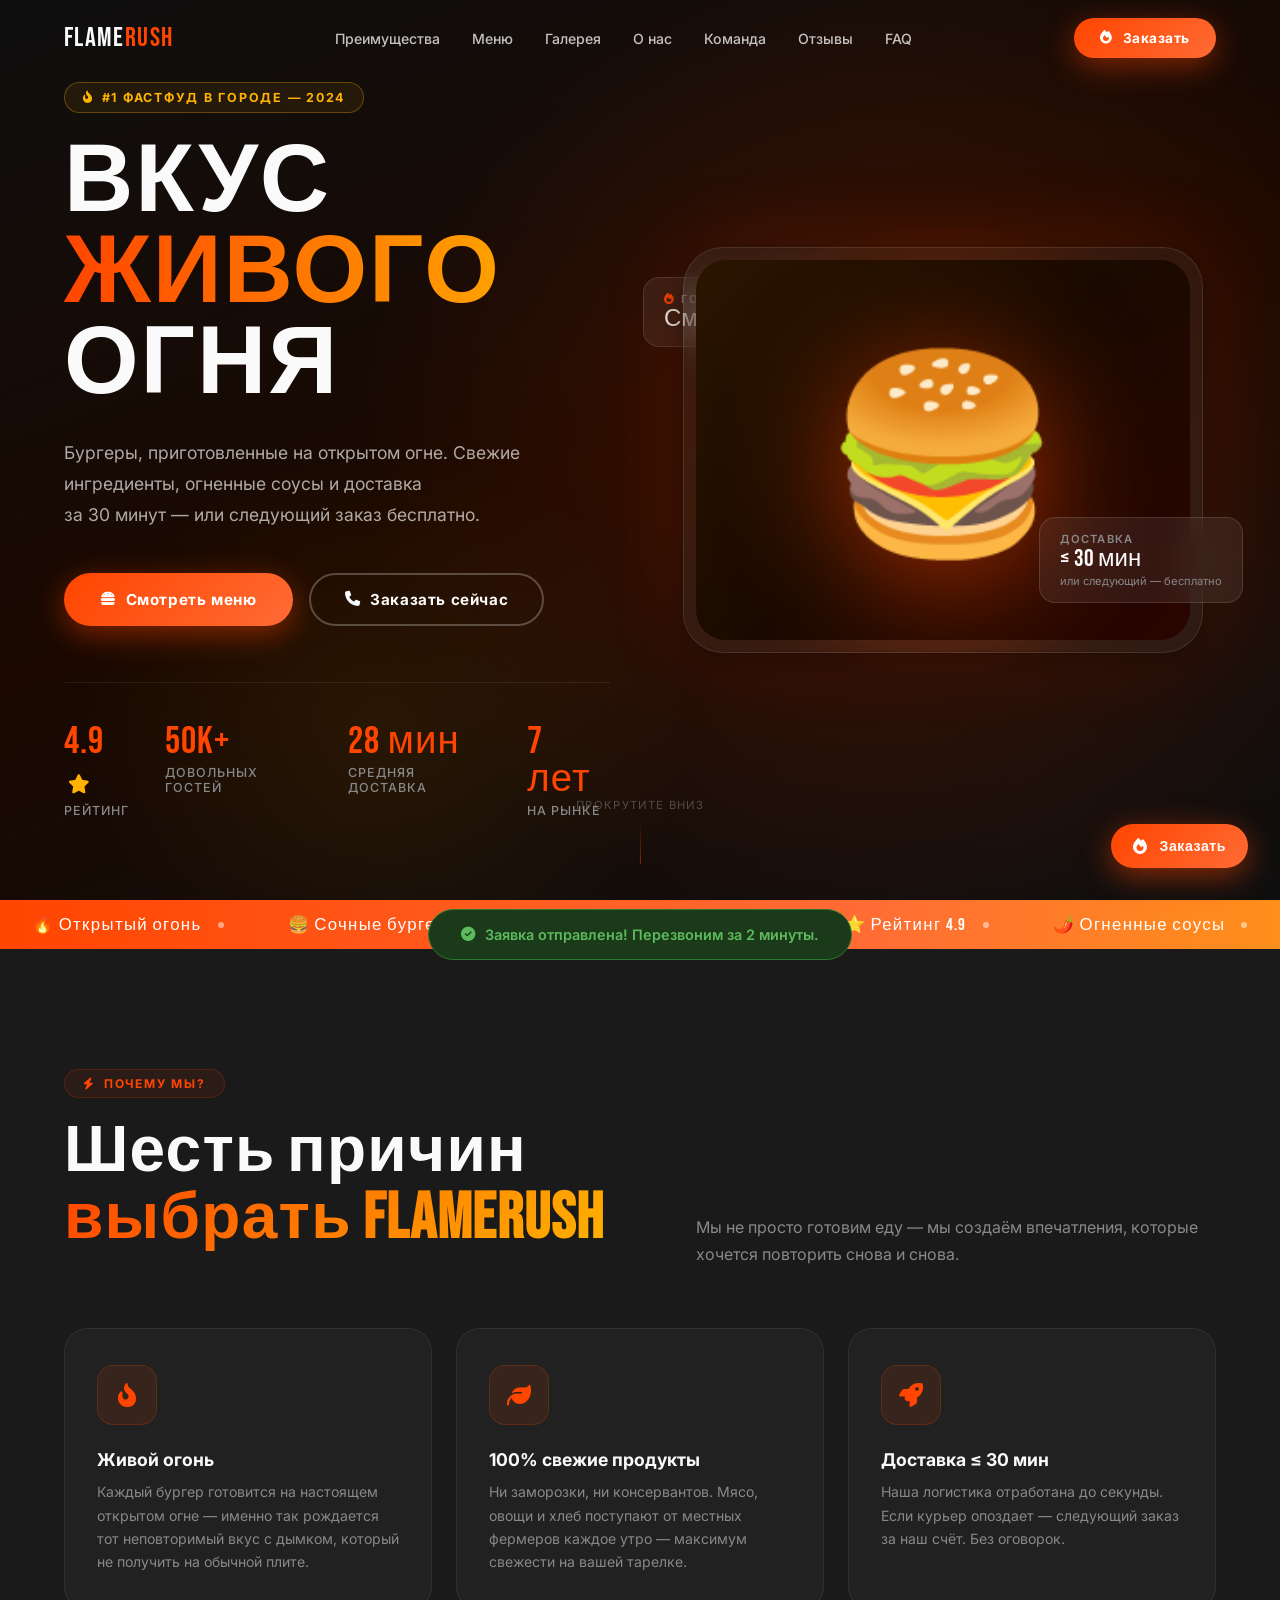
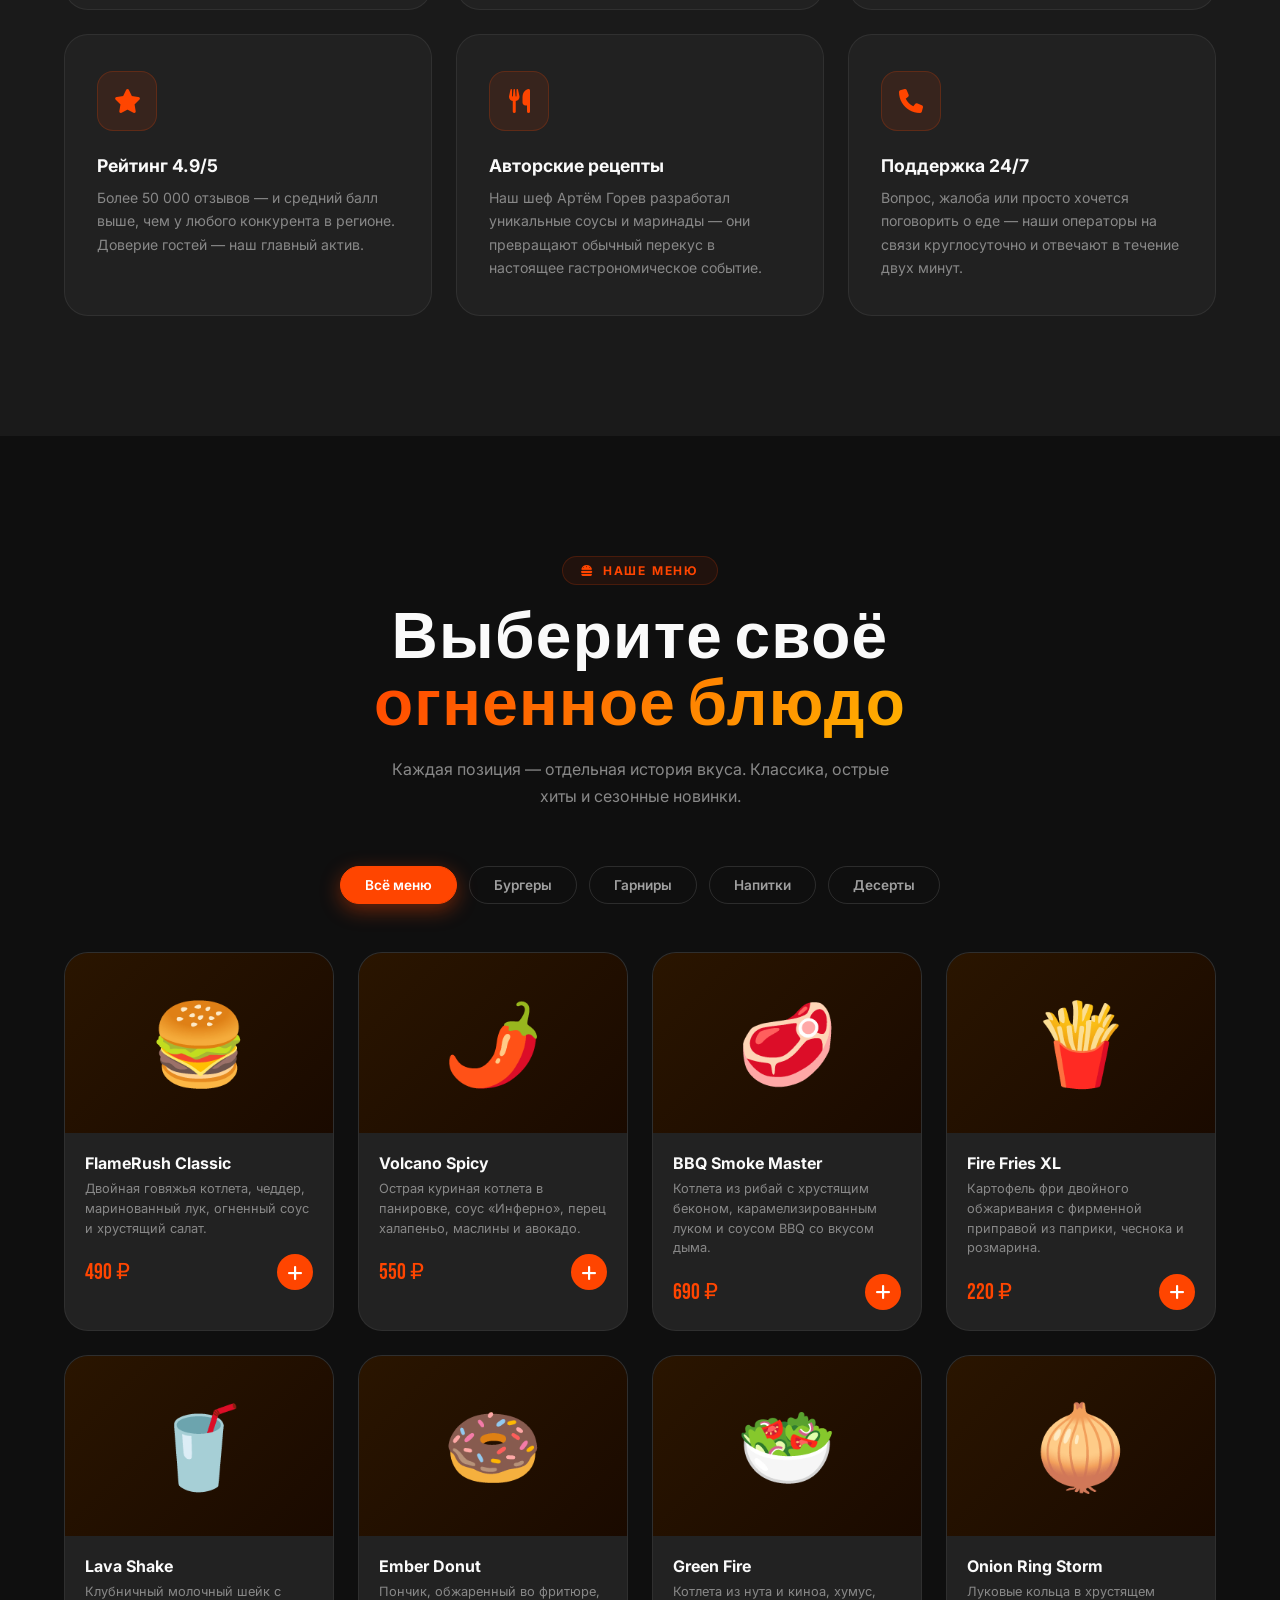
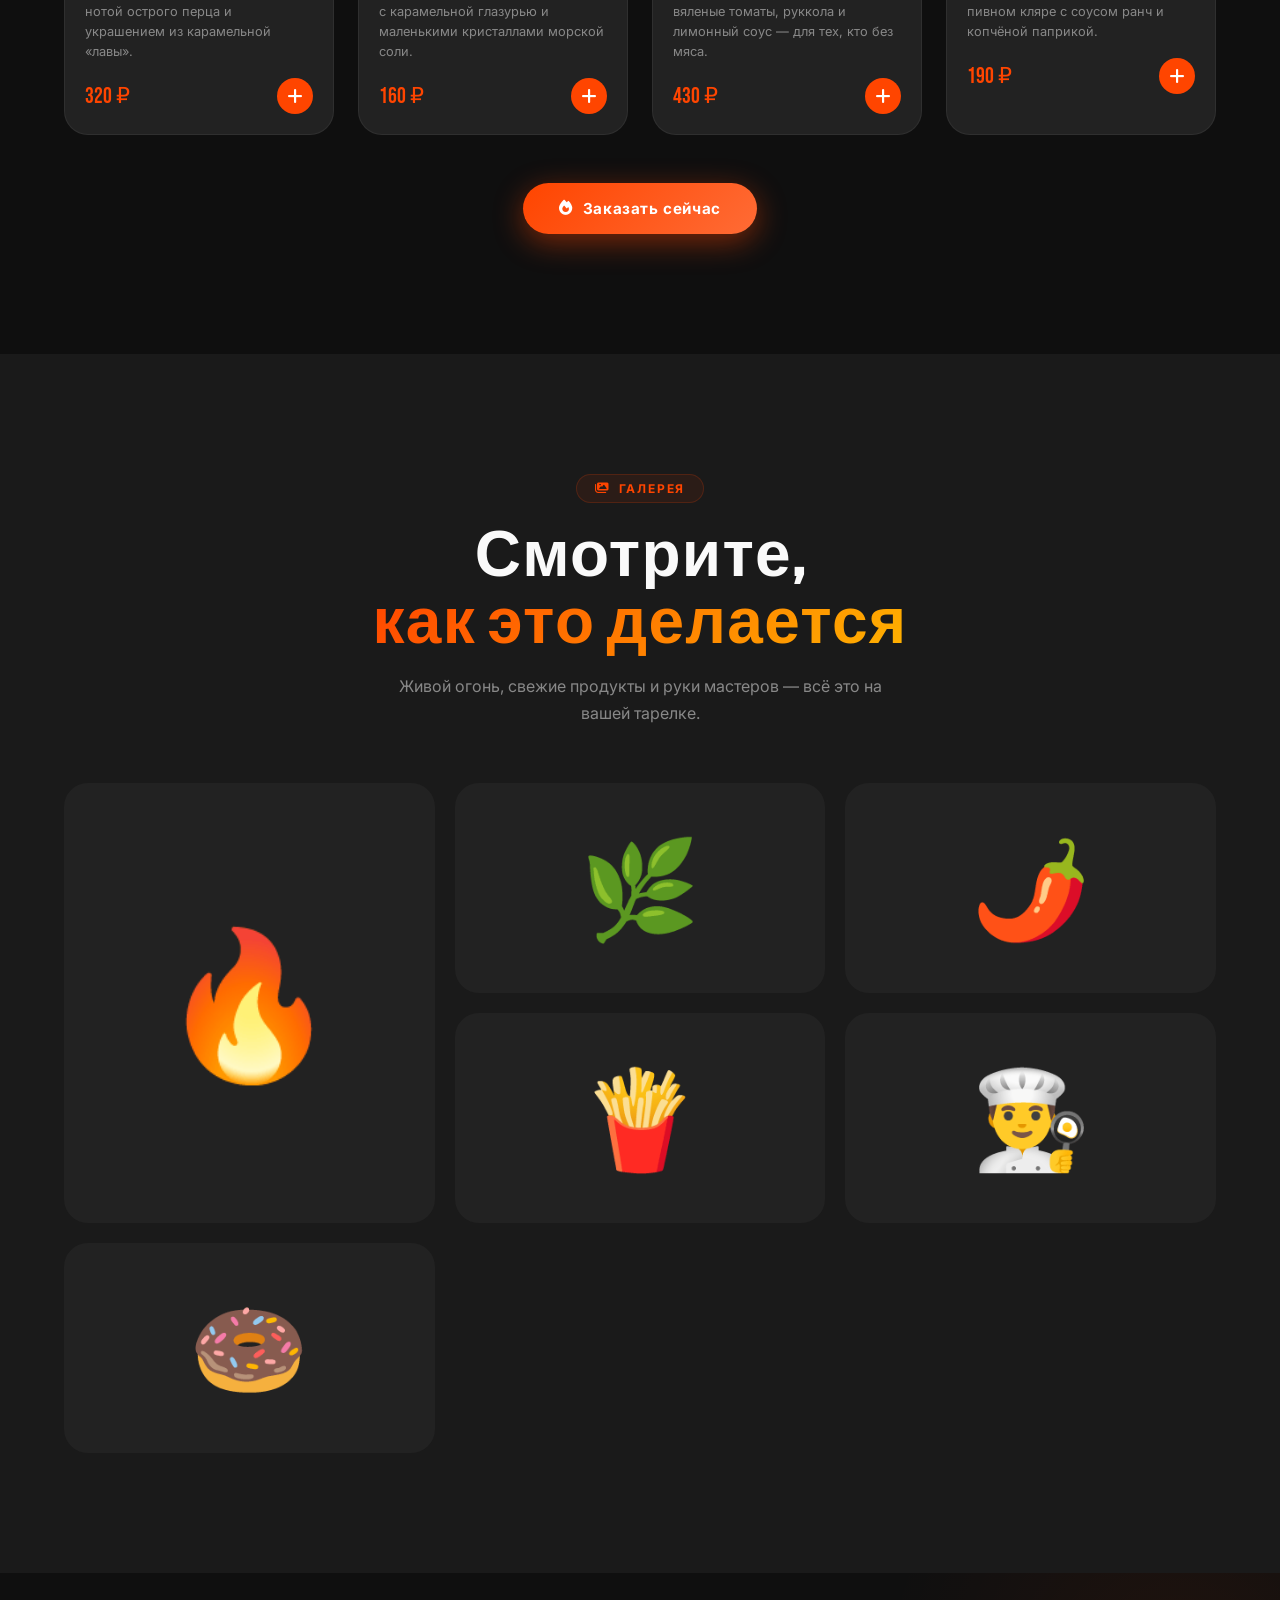
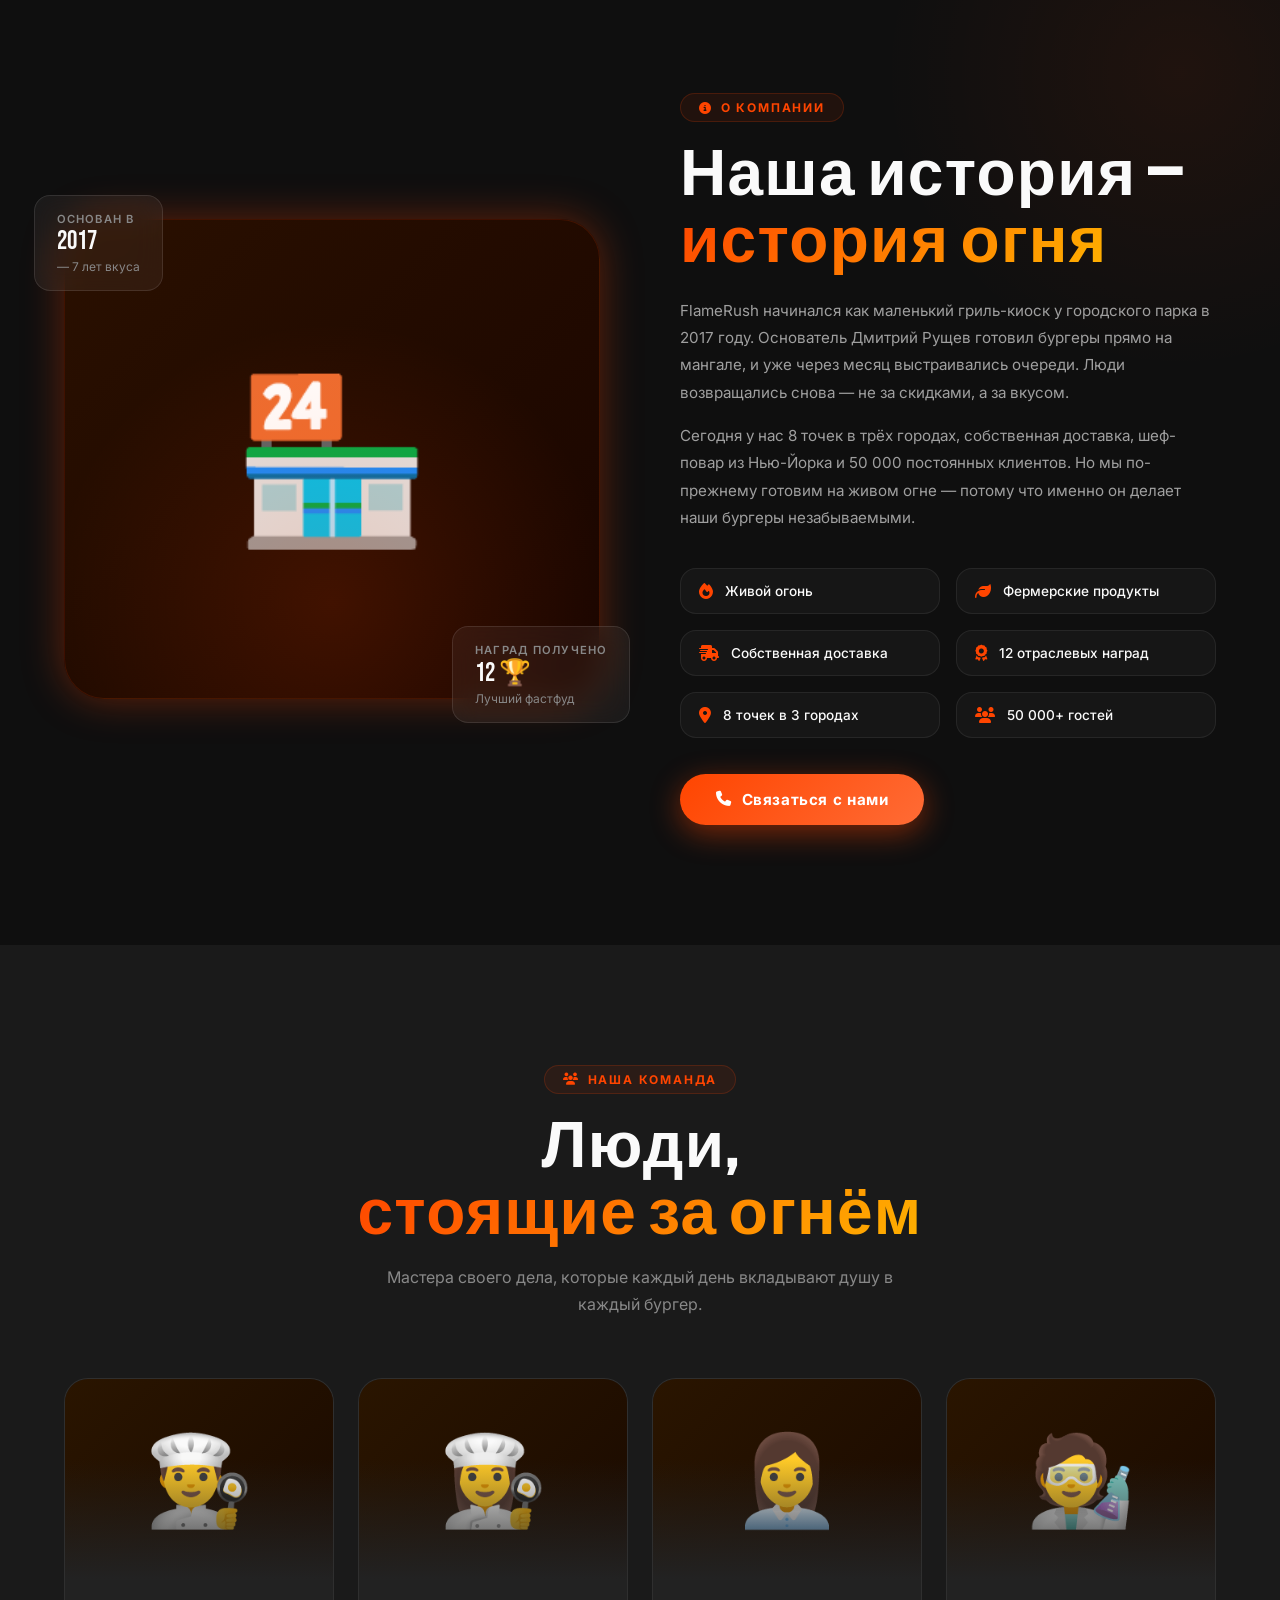
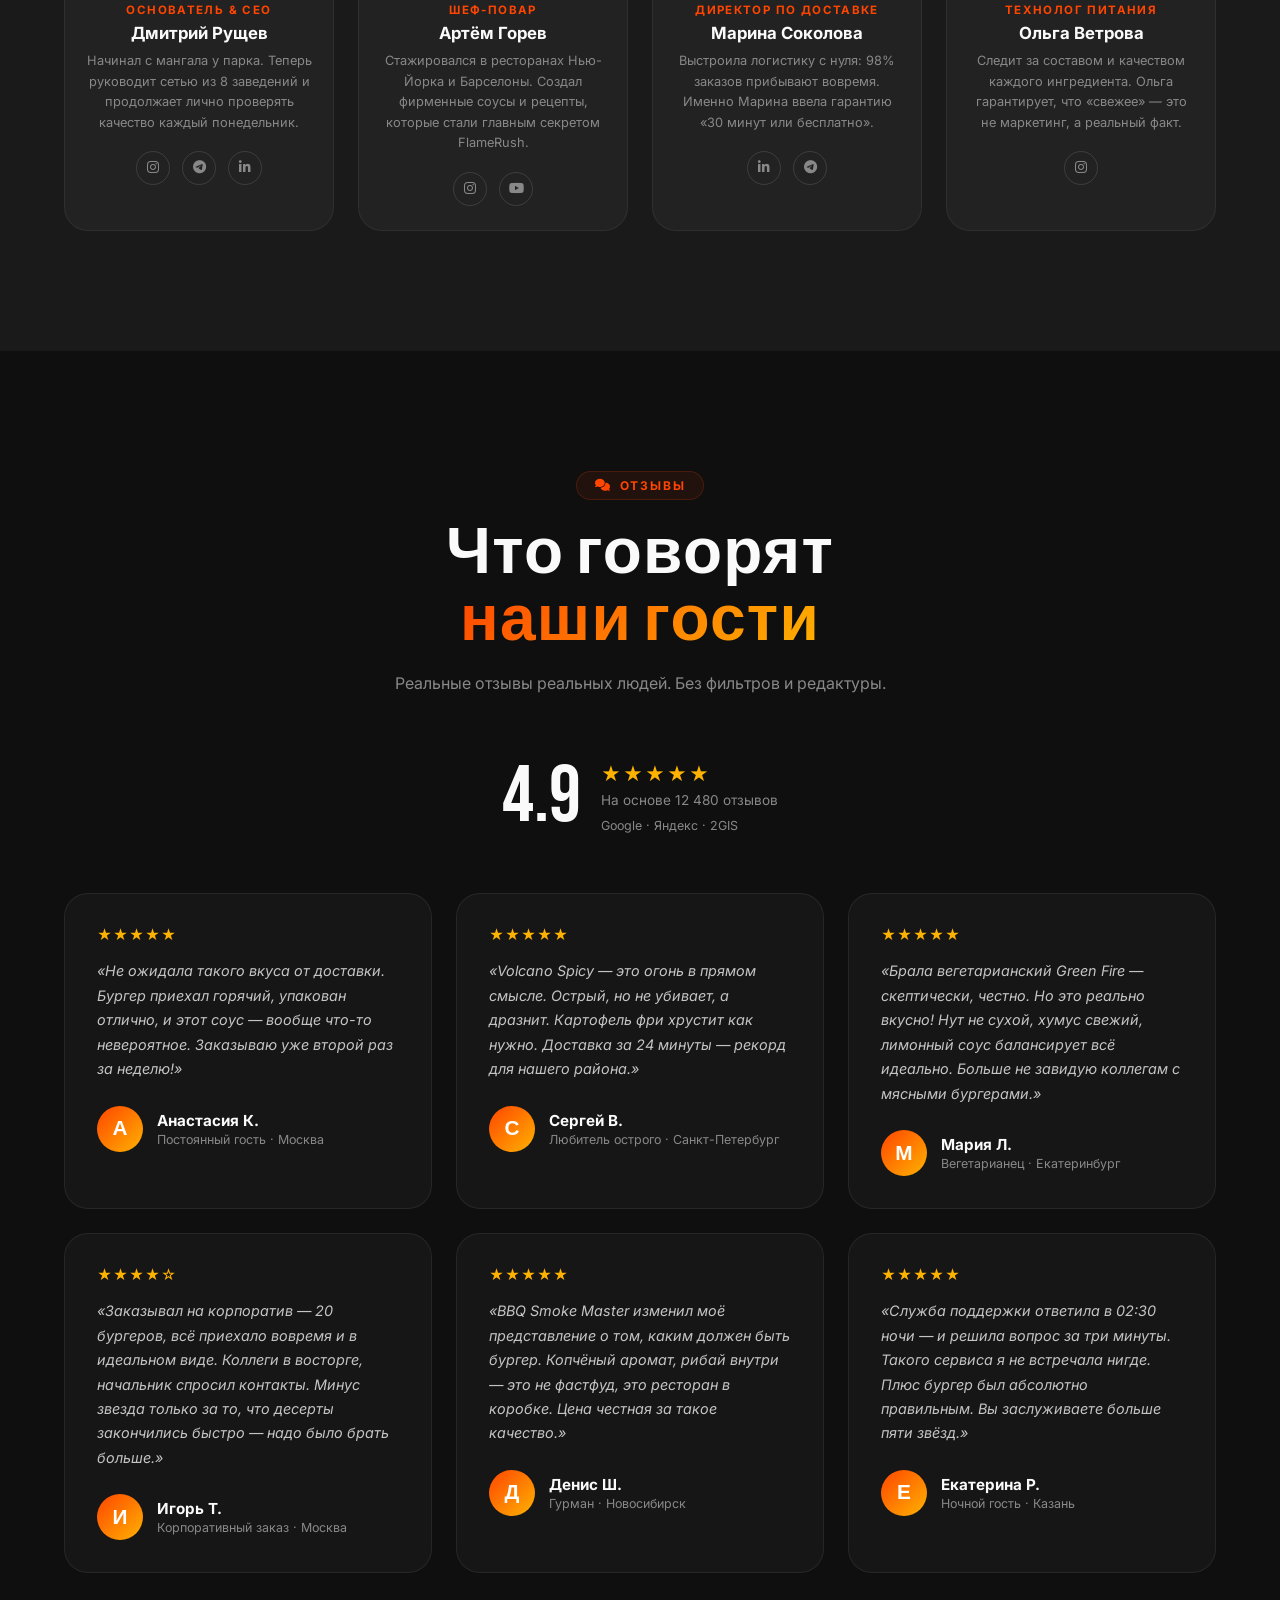
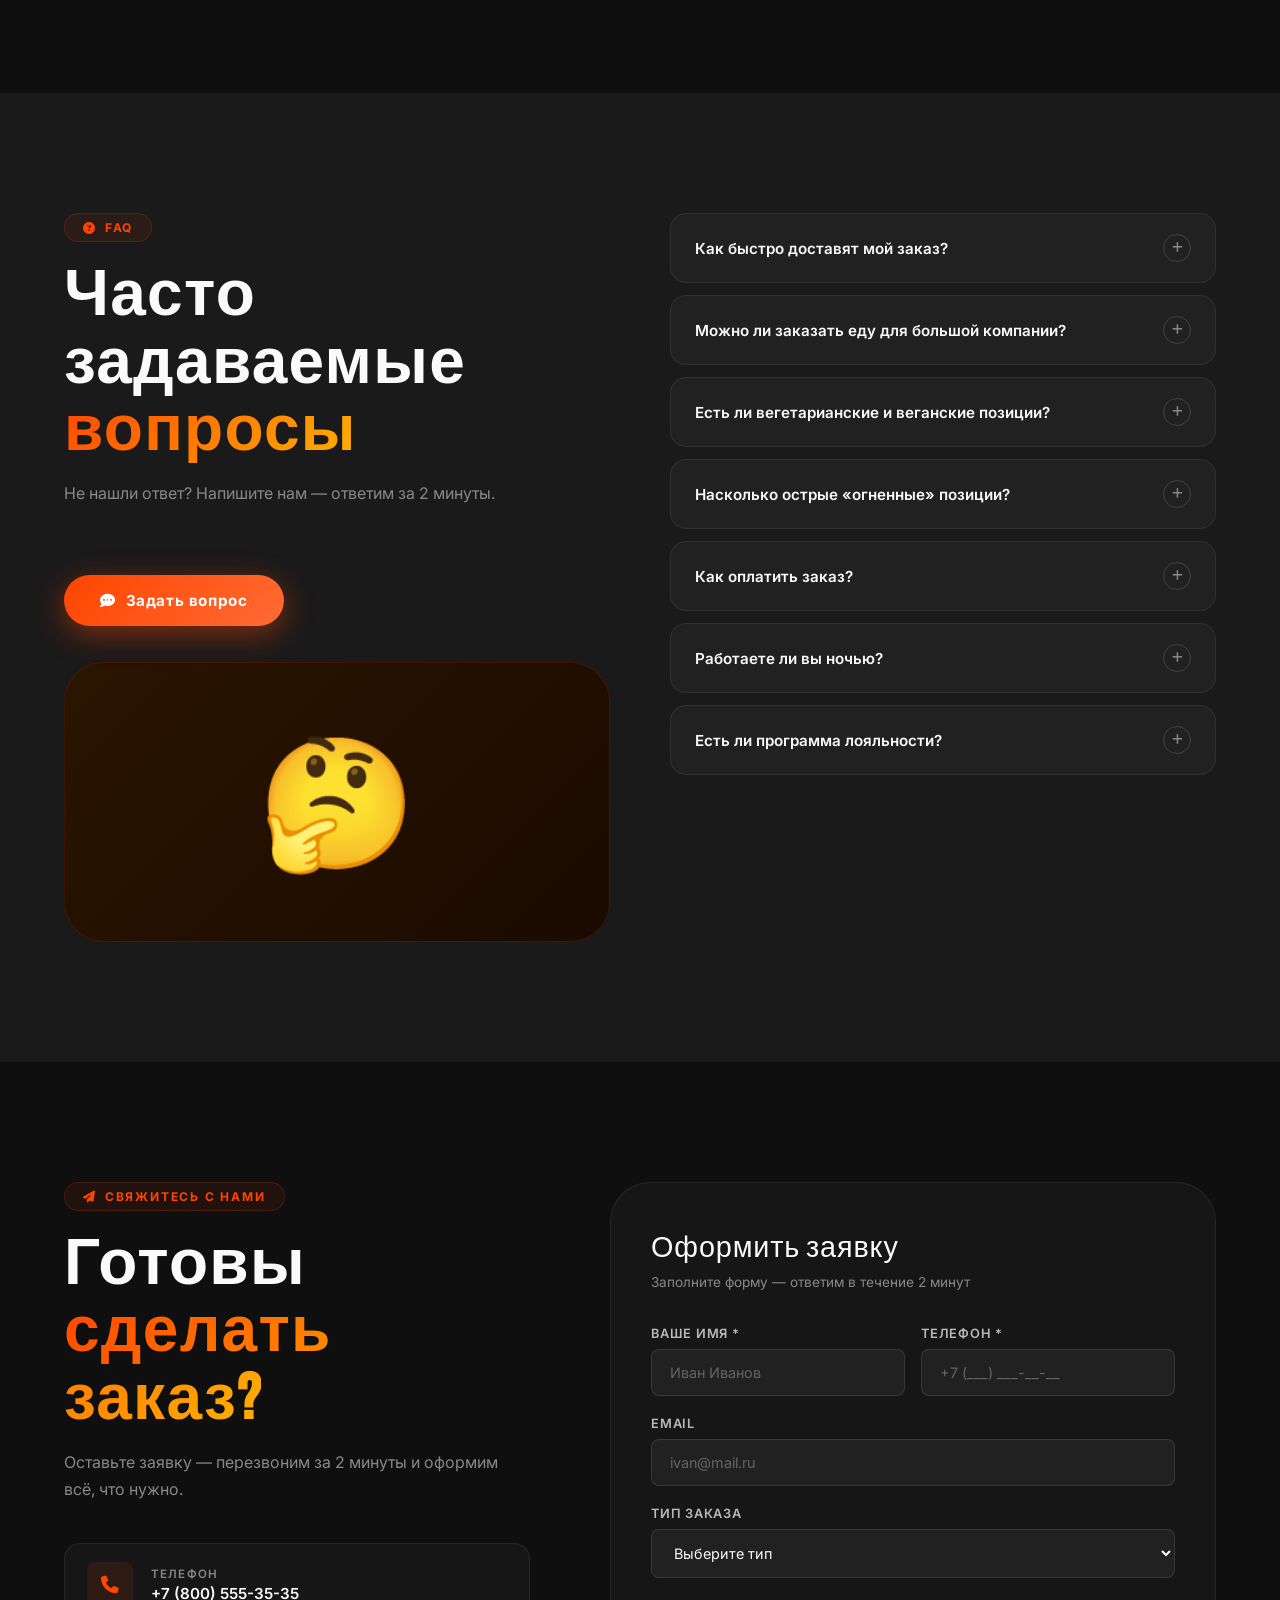
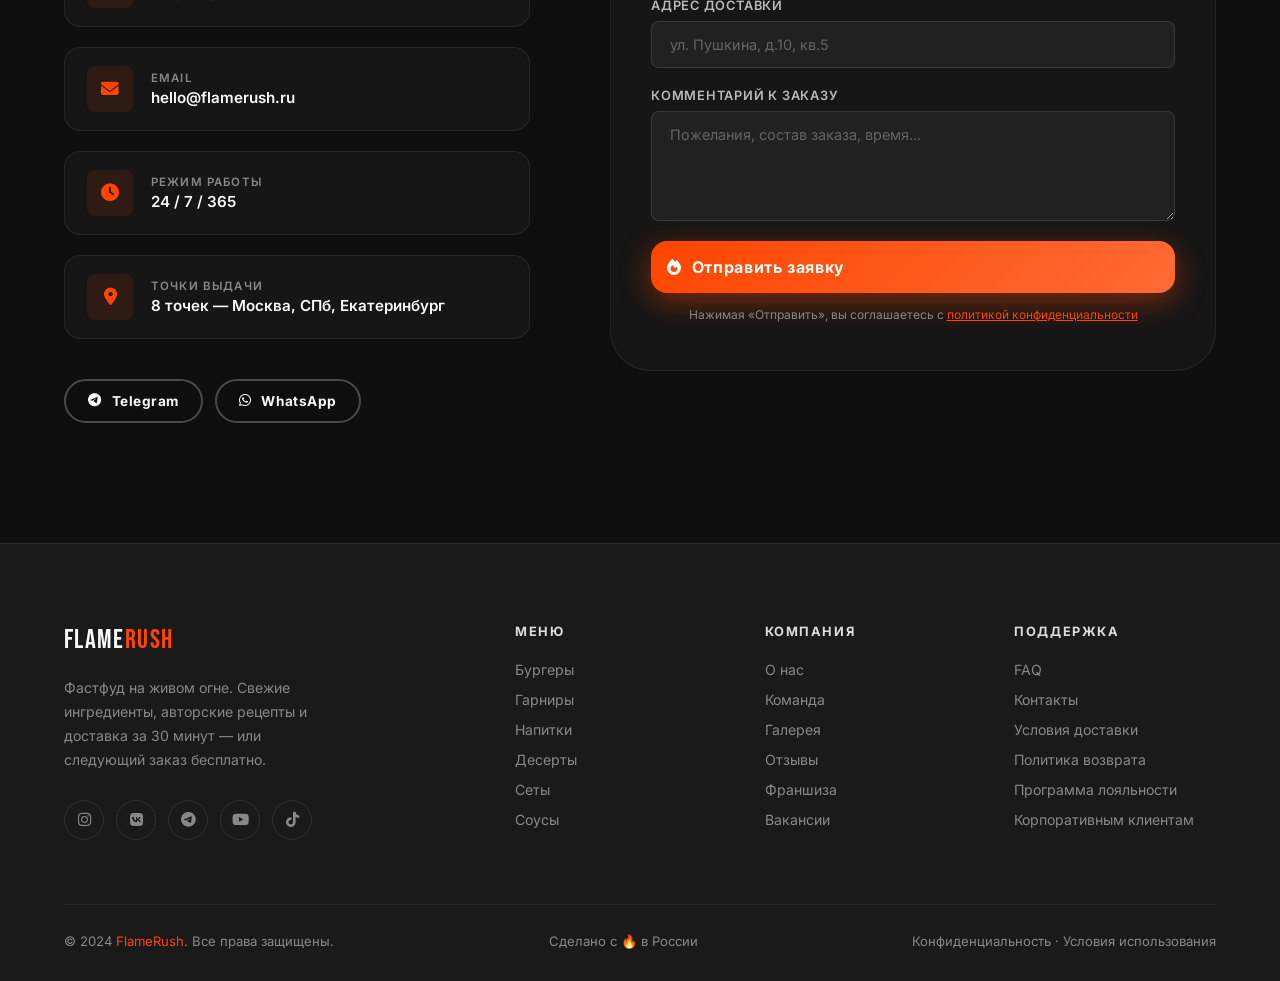
<file: index.html>
<!DOCTYPE html>
<html lang="ru">
<head>
  <meta charset="UTF-8" />
  <meta name="viewport" content="width=device-width, initial-scale=1.0" />
  <title>FlameRush — Быстро. Вкусно. Огненно.</title>
  <meta name="description" content="FlameRush — премиальный фастфуд с живым огнём. Бургеры, роллы, картофель фри и напитки с доставкой за 30 минут." />
  <link rel="preconnect" href="https://fonts.googleapis.com" />
  <link rel="preconnect" href="https://fonts.gstatic.com" crossorigin />
  <link href="https://fonts.googleapis.com/css2?family=Bebas+Neue&family=Inter:wght@300;400;500;600;700;800&display=swap" rel="stylesheet" />
  <link rel="stylesheet" href="https://cdnjs.cloudflare.com/ajax/libs/font-awesome/6.5.0/css/all.min.css" />

  <style>
    /* ============================================================
       CSS VARIABLES
    ============================================================ */
    :root {
      --col-bg:        #0F0F0F;
      --col-surface:   #1A1A1A;
      --col-card:      #222222;
      --col-fire:      #FF4500;
      --col-gold:      #FFB300;
      --col-red:       #C0392B;
      --col-cream:     #FFF8F0;
      --col-white:     #FAFAFA;
      --col-muted:     #888888;
      --col-border:    rgba(255,69,0,0.18);

      --ff-display:    'Bebas Neue', sans-serif;
      --ff-body:       'Inter', sans-serif;

      --radius-sm:     8px;
      --radius-md:     16px;
      --radius-lg:     24px;
      --radius-xl:     40px;

      --shadow-fire:   0 0 40px rgba(255,69,0,0.35);
      --shadow-card:   0 8px 40px rgba(0,0,0,0.55);
      --shadow-gold:   0 0 30px rgba(255,179,0,0.25);

      --transition:    0.35s cubic-bezier(0.4,0,0.2,1);
      --transition-slow: 0.6s cubic-bezier(0.4,0,0.2,1);

      --max-w:         1200px;
      --section-pad:   120px 0;
    }

    /* ============================================================
       RESET & BASE
    ============================================================ */
    *, *::before, *::after { box-sizing: border-box; margin: 0; padding: 0; }

    html { scroll-behavior: smooth; font-size: 16px; }

    body {
      font-family: var(--ff-body);
      background: var(--col-bg);
      color: var(--col-white);
      overflow-x: hidden;
      -webkit-font-smoothing: antialiased;
    }

    img { display: block; max-width: 100%; }
    a   { color: inherit; text-decoration: none; }
    ul  { list-style: none; }

    ::selection { background: var(--col-fire); color: #fff; }

    /* ============================================================
       SCROLLBAR
    ============================================================ */
    ::-webkit-scrollbar { width: 6px; }
    ::-webkit-scrollbar-track { background: var(--col-bg); }
    ::-webkit-scrollbar-thumb { background: var(--col-fire); border-radius: 3px; }

    /* ============================================================
       UTILITIES
    ============================================================ */
    .container {
      max-width: var(--max-w);
      margin: 0 auto;
      padding: 0 24px;
    }

    .section { padding: var(--section-pad); }

    .section--light {
      background: var(--col-cream);
      color: var(--col-bg);
    }

    .tag {
      display: inline-flex;
      align-items: center;
      gap: 8px;
      font-size: 0.75rem;
      font-weight: 700;
      letter-spacing: 0.15em;
      text-transform: uppercase;
      color: var(--col-fire);
      border: 1px solid var(--col-border);
      border-radius: 100px;
      padding: 6px 18px;
      margin-bottom: 20px;
      background: rgba(255,69,0,0.08);
    }

    .section-title {
      font-family: var(--ff-display);
      font-size: clamp(2.4rem, 5vw, 4rem);
      line-height: 1.05;
      letter-spacing: 0.02em;
      margin-bottom: 16px;
    }

    .section-sub {
      font-size: 1rem;
      color: var(--col-muted);
      max-width: 520px;
      line-height: 1.7;
    }

    .section--light .section-sub { color: #666; }

    .fire-text {
      background: linear-gradient(135deg, var(--col-fire) 0%, var(--col-gold) 100%);
      -webkit-background-clip: text;
      -webkit-text-fill-color: transparent;
      background-clip: text;
    }

    /* Diagonal divider */
    .diagonal-top {
      position: relative;
    }
    .diagonal-top::before {
      content: '';
      position: absolute;
      top: -60px; left: 0; right: 0;
      height: 120px;
      background: inherit;
      clip-path: polygon(0 60px, 100% 0, 100% 100%, 0 100%);
      z-index: 1;
    }

    /* Reveal animation */
    .reveal {
      opacity: 0;
      transform: translateY(40px);
      transition: opacity 0.7s ease, transform 0.7s ease;
    }
    .reveal.visible {
      opacity: 1;
      transform: translateY(0);
    }
    .reveal-delay-1 { transition-delay: 0.1s; }
    .reveal-delay-2 { transition-delay: 0.2s; }
    .reveal-delay-3 { transition-delay: 0.3s; }
    .reveal-delay-4 { transition-delay: 0.4s; }
    .reveal-delay-5 { transition-delay: 0.5s; }
    .reveal-delay-6 { transition-delay: 0.6s; }

    /* ============================================================
       BUTTONS
    ============================================================ */
    .btn {
      display: inline-flex;
      align-items: center;
      gap: 10px;
      font-family: var(--ff-body);
      font-weight: 700;
      font-size: 0.95rem;
      letter-spacing: 0.04em;
      border: none;
      border-radius: 100px;
      cursor: pointer;
      transition: var(--transition);
      white-space: nowrap;
    }

    .btn-primary {
      background: linear-gradient(135deg, var(--col-fire), #FF6B35);
      color: #fff;
      padding: 16px 36px;
      box-shadow: 0 8px 30px rgba(255,69,0,0.45);
    }
    .btn-primary:hover {
      transform: translateY(-3px) scale(1.03);
      box-shadow: 0 14px 40px rgba(255,69,0,0.6);
    }
    .btn-primary:active { transform: translateY(0) scale(0.98); }

    .btn-outline {
      background: transparent;
      color: var(--col-white);
      padding: 15px 34px;
      border: 2px solid rgba(255,255,255,0.25);
      backdrop-filter: blur(10px);
    }
    .btn-outline:hover {
      border-color: var(--col-fire);
      color: var(--col-fire);
      transform: translateY(-3px);
    }

    .btn-dark {
      background: var(--col-bg);
      color: var(--col-white);
      padding: 16px 36px;
      box-shadow: var(--shadow-card);
    }
    .btn-dark:hover {
      background: var(--col-fire);
      transform: translateY(-3px);
      box-shadow: var(--shadow-fire);
    }

    /* ============================================================
       NAVBAR
    ============================================================ */
    #navbar {
      position: fixed;
      top: 0; left: 0; right: 0;
      z-index: 1000;
      padding: 18px 0;
      transition: var(--transition);
    }
    #navbar.scrolled {
      background: rgba(15,15,15,0.85);
      backdrop-filter: blur(20px);
      -webkit-backdrop-filter: blur(20px);
      border-bottom: 1px solid rgba(255,69,0,0.12);
      padding: 12px 0;
    }

    .nav-inner {
      display: flex;
      align-items: center;
      justify-content: space-between;
      gap: 24px;
    }

    .nav-logo {
      font-family: var(--ff-display);
      font-size: 1.7rem;
      letter-spacing: 0.05em;
    }
    .nav-logo span { color: var(--col-fire); }

    .nav-links {
      display: flex;
      align-items: center;
      gap: 32px;
    }
    .nav-links a {
      font-size: 0.88rem;
      font-weight: 500;
      color: rgba(255,255,255,0.75);
      transition: var(--transition);
      position: relative;
    }
    .nav-links a::after {
      content: '';
      position: absolute;
      bottom: -4px; left: 0;
      width: 0; height: 2px;
      background: var(--col-fire);
      border-radius: 2px;
      transition: width var(--transition);
    }
    .nav-links a:hover { color: #fff; }
    .nav-links a:hover::after { width: 100%; }

    .nav-cta { font-size: 0.85rem; padding: 12px 26px; }

    .burger {
      display: none;
      flex-direction: column;
      gap: 5px;
      cursor: pointer;
      padding: 4px;
    }
    .burger span {
      display: block;
      width: 24px; height: 2px;
      background: var(--col-white);
      border-radius: 2px;
      transition: var(--transition);
    }
    .burger.open span:nth-child(1) { transform: rotate(45deg) translate(5px,5px); }
    .burger.open span:nth-child(2) { opacity: 0; }
    .burger.open span:nth-child(3) { transform: rotate(-45deg) translate(5px,-5px); }

    .mobile-menu {
      display: none;
      position: fixed;
      top: 0; left: 0; right: 0; bottom: 0;
      background: rgba(10,10,10,0.97);
      z-index: 999;
      flex-direction: column;
      align-items: center;
      justify-content: center;
      gap: 36px;
    }
    .mobile-menu.open { display: flex; }
    .mobile-menu a {
      font-family: var(--ff-display);
      font-size: 2rem;
      letter-spacing: 0.06em;
      color: var(--col-white);
      transition: color var(--transition);
    }
    .mobile-menu a:hover { color: var(--col-fire); }

    /* ============================================================
       HERO
    ============================================================ */
    #hero {
      position: relative;
      min-height: 100vh;
      display: flex;
      align-items: center;
      overflow: hidden;
    }

    .hero-bg {
      position: absolute;
      inset: 0;
      background:
        radial-gradient(ellipse 60% 80% at 70% 50%, rgba(255,69,0,0.18) 0%, transparent 70%),
        radial-gradient(ellipse 40% 50% at 30% 80%, rgba(255,179,0,0.08) 0%, transparent 60%),
        linear-gradient(160deg, #0F0F0F 0%, #1a0800 50%, #0F0F0F 100%);
    }

    /* Flame particles */
    .particles {
      position: absolute;
      inset: 0;
      pointer-events: none;
      overflow: hidden;
    }
    .particle {
      position: absolute;
      bottom: -20px;
      width: 6px; height: 6px;
      border-radius: 50%;
      animation: floatUp linear infinite;
      opacity: 0;
    }
    @keyframes floatUp {
      0%   { transform: translateY(0) scale(1);   opacity: 0.8; }
      80%  { opacity: 0.5; }
      100% { transform: translateY(-110vh) scale(0.2); opacity: 0; }
    }

    .hero-grid {
      position: relative;
      z-index: 2;
      display: grid;
      grid-template-columns: 1fr 1fr;
      gap: 60px;
      align-items: center;
      width: 100%;
    }

    .hero-badge {
      display: inline-flex;
      align-items: center;
      gap: 8px;
      font-size: 0.78rem;
      font-weight: 700;
      letter-spacing: 0.14em;
      text-transform: uppercase;
      color: var(--col-gold);
      border: 1px solid rgba(255,179,0,0.3);
      border-radius: 100px;
      padding: 7px 18px;
      margin-bottom: 24px;
      background: rgba(255,179,0,0.08);
      animation: pulse-border 2.5s ease infinite;
    }
    @keyframes pulse-border {
      0%,100% { box-shadow: 0 0 0 0 rgba(255,179,0,0.3); }
      50%      { box-shadow: 0 0 0 8px rgba(255,179,0,0); }
    }

    .hero-title {
      font-family: var(--ff-display);
      font-size: clamp(3.5rem, 7.5vw, 6.5rem);
      line-height: 0.95;
      letter-spacing: 0.02em;
      margin-bottom: 28px;
    }
    .hero-title .line-fire {
      background: linear-gradient(90deg, var(--col-fire) 0%, var(--col-gold) 60%, var(--col-fire) 100%);
      background-size: 200% auto;
      -webkit-background-clip: text;
      -webkit-text-fill-color: transparent;
      background-clip: text;
      animation: shimmer 3s linear infinite;
    }
    @keyframes shimmer {
      0%   { background-position: 0% center; }
      100% { background-position: 200% center; }
    }

    .hero-sub {
      font-size: 1.1rem;
      color: rgba(255,255,255,0.65);
      line-height: 1.75;
      max-width: 460px;
      margin-bottom: 42px;
    }

    .hero-actions {
      display: flex;
      gap: 16px;
      flex-wrap: wrap;
    }

    .hero-stats {
      display: flex;
      gap: 36px;
      margin-top: 56px;
      padding-top: 40px;
      border-top: 1px solid rgba(255,255,255,0.08);
    }
    .stat-item {}
    .stat-num {
      font-family: var(--ff-display);
      font-size: 2.4rem;
      letter-spacing: 0.03em;
      color: var(--col-fire);
      line-height: 1;
    }
    .stat-label {
      font-size: 0.78rem;
      color: var(--col-muted);
      font-weight: 500;
      margin-top: 4px;
      text-transform: uppercase;
      letter-spacing: 0.08em;
    }

    /* Hero image side */
    .hero-visual {
      display: flex;
      align-items: center;
      justify-content: center;
      position: relative;
    }

    .hero-img-wrap {
      position: relative;
      width: 520px;
      max-width: 100%;
    }
    .hero-img-wrap::before {
      content: '';
      position: absolute;
      inset: -20px;
      border-radius: 50%;
      background: radial-gradient(circle, rgba(255,69,0,0.25) 0%, transparent 70%);
      animation: breathe 3s ease-in-out infinite;
    }
    @keyframes breathe {
      0%,100% { transform: scale(1); opacity: 1; }
      50%      { transform: scale(1.08); opacity: 0.7; }
    }

    .hero-food-card {
      background: rgba(255,255,255,0.05);
      backdrop-filter: blur(20px);
      -webkit-backdrop-filter: blur(20px);
      border: 1px solid rgba(255,255,255,0.1);
      border-radius: var(--radius-xl);
      overflow: hidden;
      padding: 12px;
      box-shadow: var(--shadow-card), 0 0 80px rgba(255,69,0,0.2);
    }

    .hero-food-img {
      width: 100%;
      height: 380px;
      object-fit: cover;
      border-radius: 30px;
      background:
        linear-gradient(135deg, #2a1500 0%, #1a0a00 50%, #2a0500 100%);
      display: flex;
      align-items: center;
      justify-content: center;
    }
    .hero-food-emoji {
      font-size: 12rem;
      line-height: 1;
      filter: drop-shadow(0 20px 60px rgba(255,69,0,0.6));
      animation: float 4s ease-in-out infinite;
    }
    @keyframes float {
      0%,100% { transform: translateY(0) rotate(-3deg); }
      50%      { transform: translateY(-20px) rotate(3deg); }
    }

    .hero-badge-float {
      position: absolute;
      background: rgba(255,255,255,0.07);
      backdrop-filter: blur(16px);
      border: 1px solid rgba(255,255,255,0.12);
      border-radius: var(--radius-md);
      padding: 14px 20px;
      white-space: nowrap;
    }
    .hbf-top {
      top: 30px; left: -40px;
      animation: floatBadge 3.5s ease-in-out infinite;
    }
    .hbf-bot {
      bottom: 50px; right: -40px;
      animation: floatBadge 4s ease-in-out infinite reverse;
    }
    @keyframes floatBadge {
      0%,100% { transform: translateY(0); }
      50%      { transform: translateY(-10px); }
    }
    .hbf-title {
      font-size: 0.7rem;
      color: var(--col-muted);
      text-transform: uppercase;
      letter-spacing: 0.1em;
      font-weight: 600;
    }
    .hbf-value {
      font-family: var(--ff-display);
      font-size: 1.5rem;
      color: var(--col-white);
      line-height: 1.1;
    }
    .hbf-icon {
      color: var(--col-fire);
      margin-right: 6px;
    }

    .scroll-hint {
      position: absolute;
      bottom: 36px; left: 50%;
      transform: translateX(-50%);
      display: flex;
      flex-direction: column;
      align-items: center;
      gap: 8px;
      z-index: 2;
      opacity: 0.5;
      animation: fadeInUp 1.5s ease 2s forwards;
      opacity: 0;
    }
    @keyframes fadeInUp {
      to { opacity: 0.5; }
    }
    .scroll-hint span {
      font-size: 0.7rem;
      text-transform: uppercase;
      letter-spacing: 0.12em;
      color: var(--col-muted);
    }
    .scroll-arrow {
      width: 1px; height: 44px;
      background: linear-gradient(to bottom, transparent, var(--col-fire));
      animation: scrollPulse 1.6s ease infinite;
    }
    @keyframes scrollPulse {
      0%,100% { transform: scaleY(1); opacity: 1; }
      50%      { transform: scaleY(0.5); opacity: 0.4; }
    }

    /* ============================================================
       MARQUEE RIBBON
    ============================================================ */
    .ribbon {
      background: linear-gradient(90deg, var(--col-fire), #FF6B35, var(--col-gold), var(--col-fire));
      background-size: 200% auto;
      animation: gradientMove 4s linear infinite;
      padding: 14px 0;
      overflow: hidden;
    }
    @keyframes gradientMove {
      0%   { background-position: 0% center; }
      100% { background-position: 200% center; }
    }
    .ribbon-track {
      display: flex;
      gap: 0;
      animation: marqueeSlide 20s linear infinite;
      white-space: nowrap;
      width: max-content;
    }
    @keyframes marqueeSlide {
      0%   { transform: translateX(0); }
      100% { transform: translateX(-50%); }
    }
    .ribbon-item {
      display: inline-flex;
      align-items: center;
      gap: 16px;
      padding: 0 32px;
      font-family: var(--ff-display);
      font-size: 1.05rem;
      letter-spacing: 0.08em;
      color: #fff;
    }
    .ribbon-dot {
      width: 6px; height: 6px;
      border-radius: 50%;
      background: rgba(255,255,255,0.5);
    }

    /* ============================================================
       ADVANTAGES — 6 CARDS
    ============================================================ */
    #advantages { background: var(--col-surface); }

    .adv-header {
      display: flex;
      justify-content: space-between;
      align-items: flex-end;
      gap: 40px;
      margin-bottom: 60px;
      flex-wrap: wrap;
    }

    .adv-grid {
      display: grid;
      grid-template-columns: repeat(3, 1fr);
      gap: 24px;
    }

    .adv-card {
      background: rgba(255,255,255,0.03);
      border: 1px solid rgba(255,255,255,0.07);
      border-radius: var(--radius-lg);
      padding: 36px 32px;
      transition: var(--transition);
      position: relative;
      overflow: hidden;
      cursor: default;
    }
    .adv-card::before {
      content: '';
      position: absolute;
      inset: 0;
      background: linear-gradient(135deg, rgba(255,69,0,0.06) 0%, transparent 60%);
      opacity: 0;
      transition: opacity var(--transition);
    }
    .adv-card:hover {
      border-color: rgba(255,69,0,0.35);
      transform: translateY(-6px);
      box-shadow: var(--shadow-fire);
    }
    .adv-card:hover::before { opacity: 1; }

    .adv-icon {
      width: 60px; height: 60px;
      border-radius: var(--radius-md);
      background: rgba(255,69,0,0.1);
      border: 1px solid rgba(255,69,0,0.2);
      display: flex;
      align-items: center;
      justify-content: center;
      font-size: 1.5rem;
      color: var(--col-fire);
      margin-bottom: 24px;
      transition: var(--transition);
    }
    .adv-card:hover .adv-icon {
      background: var(--col-fire);
      color: #fff;
      box-shadow: var(--shadow-fire);
    }

    .adv-title {
      font-size: 1.1rem;
      font-weight: 700;
      margin-bottom: 10px;
      color: var(--col-white);
    }
    .adv-desc {
      font-size: 0.88rem;
      color: var(--col-muted);
      line-height: 1.65;
    }

    /* ============================================================
       MENU / SERVICES
    ============================================================ */
    #menu { background: var(--col-bg); }

    .menu-header {
      text-align: center;
      margin-bottom: 56px;
    }
    .menu-header .section-sub { margin: 0 auto; }

    .menu-tabs {
      display: flex;
      justify-content: center;
      gap: 12px;
      margin-bottom: 48px;
      flex-wrap: wrap;
    }
    .tab-btn {
      font-family: var(--ff-body);
      font-weight: 600;
      font-size: 0.85rem;
      padding: 10px 24px;
      border-radius: 100px;
      border: 1.5px solid rgba(255,255,255,0.12);
      background: transparent;
      color: rgba(255,255,255,0.6);
      cursor: pointer;
      transition: var(--transition);
    }
    .tab-btn.active,
    .tab-btn:hover {
      background: var(--col-fire);
      border-color: var(--col-fire);
      color: #fff;
      box-shadow: 0 6px 20px rgba(255,69,0,0.4);
    }

    .menu-grid {
      display: grid;
      grid-template-columns: repeat(4, 1fr);
      gap: 24px;
    }

    .menu-card {
      background: var(--col-card);
      border: 1px solid rgba(255,255,255,0.06);
      border-radius: var(--radius-lg);
      overflow: hidden;
      transition: var(--transition);
      cursor: pointer;
    }
    .menu-card:hover {
      transform: translateY(-8px);
      box-shadow: var(--shadow-card), 0 0 40px rgba(255,69,0,0.15);
      border-color: rgba(255,69,0,0.25);
    }

    .menu-img {
      height: 180px;
      background: linear-gradient(135deg, #2a1500, #1a0a00);
      display: flex;
      align-items: center;
      justify-content: center;
      font-size: 5rem;
      transition: transform var(--transition-slow);
    }
    .menu-card:hover .menu-img { transform: scale(1.06); }

    .menu-info { padding: 20px; }
    .menu-name {
      font-weight: 700;
      font-size: 1rem;
      margin-bottom: 6px;
    }
    .menu-desc {
      font-size: 0.8rem;
      color: var(--col-muted);
      line-height: 1.55;
      margin-bottom: 16px;
    }
    .menu-footer {
      display: flex;
      align-items: center;
      justify-content: space-between;
    }
    .menu-price {
      font-family: var(--ff-display);
      font-size: 1.4rem;
      color: var(--col-fire);
    }
    .menu-add {
      width: 36px; height: 36px;
      border-radius: 50%;
      border: none;
      background: var(--col-fire);
      color: #fff;
      font-size: 1.1rem;
      cursor: pointer;
      transition: var(--transition);
      display: flex;
      align-items: center;
      justify-content: center;
    }
    .menu-add:hover {
      background: var(--col-gold);
      transform: scale(1.15) rotate(90deg);
    }

    /* ============================================================
       GALLERY
    ============================================================ */
    #gallery { background: var(--col-surface); }

    .gallery-header {
      text-align: center;
      margin-bottom: 56px;
    }
    .gallery-header .section-sub { margin: 0 auto; }

    .gallery-masonry {
      display: grid;
      grid-template-columns: repeat(3, 1fr);
      grid-template-rows: auto;
      gap: 20px;
    }

    .g-item {
      border-radius: var(--radius-lg);
      overflow: hidden;
      background: var(--col-card);
      display: flex;
      align-items: center;
      justify-content: center;
      font-size: 6rem;
      transition: var(--transition-slow);
      cursor: pointer;
      position: relative;
    }
    .g-item::after {
      content: attr(data-label);
      position: absolute;
      bottom: 0; left: 0; right: 0;
      background: linear-gradient(to top, rgba(0,0,0,0.85) 0%, transparent 100%);
      padding: 30px 20px 20px;
      font-size: 0.9rem;
      font-weight: 600;
      color: #fff;
      opacity: 0;
      transition: opacity var(--transition);
    }
    .g-item:hover::after { opacity: 1; }
    .g-item:hover { transform: scale(1.02); box-shadow: var(--shadow-fire); }

    .g-item-1 { grid-row: span 2; min-height: 440px; font-size: 9rem; }
    .g-item-2 { min-height: 210px; }
    .g-item-3 { min-height: 210px; }
    .g-item-4 { min-height: 210px; }
    .g-item-5 { min-height: 210px; }
    .g-item-6 { grid-column: span 1; min-height: 210px; }

    /* ============================================================
       ABOUT
    ============================================================ */
    #about {
      background: var(--col-bg);
      position: relative;
      overflow: hidden;
    }
    #about::before {
      content: '';
      position: absolute;
      top: -200px; right: -200px;
      width: 600px; height: 600px;
      border-radius: 50%;
      background: radial-gradient(circle, rgba(255,69,0,0.07) 0%, transparent 70%);
      pointer-events: none;
    }

    .about-grid {
      display: grid;
      grid-template-columns: 1fr 1fr;
      gap: 80px;
      align-items: center;
    }

    .about-img-wrap {
      position: relative;
    }
    .about-main-box {
      background: linear-gradient(135deg, #2a1000, #1a0500);
      border-radius: var(--radius-xl);
      height: 480px;
      display: flex;
      align-items: center;
      justify-content: center;
      font-size: 10rem;
      border: 1px solid rgba(255,69,0,0.15);
      box-shadow: var(--shadow-fire);
      overflow: hidden;
      position: relative;
    }
    .about-main-box::before {
      content: '';
      position: absolute;
      inset: 0;
      background: radial-gradient(circle at 50% 80%, rgba(255,69,0,0.15) 0%, transparent 60%);
    }

    .about-bubble {
      position: absolute;
      background: rgba(255,255,255,0.05);
      backdrop-filter: blur(14px);
      border: 1px solid rgba(255,255,255,0.1);
      border-radius: var(--radius-md);
      padding: 16px 22px;
    }
    .ab-tl {
      top: -24px; left: -30px;
    }
    .ab-br {
      bottom: -24px; right: -30px;
    }
    .ab-label {
      font-size: 0.7rem;
      color: var(--col-muted);
      text-transform: uppercase;
      letter-spacing: 0.1em;
      font-weight: 600;
    }
    .ab-value {
      font-family: var(--ff-display);
      font-size: 1.6rem;
      color: var(--col-white);
    }
    .ab-sub {
      font-size: 0.75rem;
      color: var(--col-muted);
      margin-top: 2px;
    }

    .about-content .section-title { margin-bottom: 20px; }

    .about-text {
      font-size: 0.95rem;
      color: rgba(255,255,255,0.6);
      line-height: 1.8;
      margin-bottom: 16px;
    }

    .about-features {
      display: grid;
      grid-template-columns: 1fr 1fr;
      gap: 16px;
      margin: 36px 0;
    }
    .af-item {
      display: flex;
      align-items: center;
      gap: 12px;
      padding: 14px 18px;
      background: rgba(255,255,255,0.03);
      border: 1px solid rgba(255,255,255,0.07);
      border-radius: var(--radius-md);
      font-size: 0.85rem;
      font-weight: 500;
      transition: var(--transition);
    }
    .af-item:hover {
      border-color: rgba(255,69,0,0.3);
      background: rgba(255,69,0,0.05);
    }
    .af-item i { color: var(--col-fire); font-size: 1rem; }

    /* ============================================================
       TEAM
    ============================================================ */
    #team {
      background: var(--col-surface);
    }

    .team-header {
      text-align: center;
      margin-bottom: 60px;
    }
    .team-header .section-sub { margin: 0 auto; }

    .team-grid {
      display: grid;
      grid-template-columns: repeat(4, 1fr);
      gap: 24px;
    }

    .team-card {
      background: var(--col-card);
      border: 1px solid rgba(255,255,255,0.06);
      border-radius: var(--radius-lg);
      overflow: hidden;
      transition: var(--transition);
      text-align: center;
    }
    .team-card:hover {
      transform: translateY(-8px);
      box-shadow: var(--shadow-card);
      border-color: rgba(255,69,0,0.2);
    }

    .team-avatar {
      height: 200px;
      background: linear-gradient(135deg, #2a1500, #1a0a00);
      display: flex;
      align-items: center;
      justify-content: center;
      font-size: 5.5rem;
      position: relative;
      overflow: hidden;
    }
    .team-avatar::before {
      content: '';
      position: absolute;
      bottom: 0; left: 0; right: 0;
      height: 60%;
      background: linear-gradient(to top, var(--col-card), transparent);
    }

    .team-info { padding: 24px 20px; }
    .team-role {
      font-size: 0.72rem;
      font-weight: 700;
      letter-spacing: 0.12em;
      text-transform: uppercase;
      color: var(--col-fire);
      margin-bottom: 6px;
    }
    .team-name {
      font-size: 1.05rem;
      font-weight: 700;
      margin-bottom: 8px;
    }
    .team-bio {
      font-size: 0.8rem;
      color: var(--col-muted);
      line-height: 1.6;
      margin-bottom: 18px;
    }
    .team-social {
      display: flex;
      justify-content: center;
      gap: 12px;
    }
    .team-social a {
      width: 34px; height: 34px;
      border-radius: 50%;
      border: 1px solid rgba(255,255,255,0.12);
      display: flex;
      align-items: center;
      justify-content: center;
      font-size: 0.85rem;
      color: var(--col-muted);
      transition: var(--transition);
    }
    .team-social a:hover {
      background: var(--col-fire);
      border-color: var(--col-fire);
      color: #fff;
    }

    /* ============================================================
       REVIEWS
    ============================================================ */
    #reviews { background: var(--col-bg); }

    .reviews-header {
      text-align: center;
      margin-bottom: 60px;
    }
    .reviews-header .section-sub { margin: 0 auto; }

    .reviews-avg {
      display: flex;
      align-items: center;
      justify-content: center;
      gap: 20px;
      margin-bottom: 56px;
    }
    .reviews-score {
      font-family: var(--ff-display);
      font-size: 5rem;
      color: var(--col-white);
      line-height: 1;
    }
    .reviews-score-right {
      display: flex;
      flex-direction: column;
      gap: 6px;
    }
    .stars-row { color: var(--col-gold); font-size: 1.2rem; letter-spacing: 2px; }
    .reviews-count { font-size: 0.85rem; color: var(--col-muted); }

    .reviews-grid {
      display: grid;
      grid-template-columns: repeat(3, 1fr);
      gap: 24px;
    }

    .review-card {
      background: rgba(255,255,255,0.03);
      border: 1px solid rgba(255,255,255,0.07);
      border-radius: var(--radius-lg);
      padding: 32px;
      transition: var(--transition);
    }
    .review-card:hover {
      border-color: rgba(255,69,0,0.25);
      transform: translateY(-4px);
      box-shadow: 0 16px 50px rgba(0,0,0,0.4);
    }

    .review-stars { color: var(--col-gold); font-size: 0.9rem; letter-spacing: 1px; margin-bottom: 16px; }

    .review-text {
      font-size: 0.9rem;
      color: rgba(255,255,255,0.75);
      line-height: 1.7;
      margin-bottom: 24px;
      font-style: italic;
    }

    .review-author {
      display: flex;
      align-items: center;
      gap: 14px;
    }
    .review-ava {
      width: 46px; height: 46px;
      border-radius: 50%;
      background: linear-gradient(135deg, var(--col-fire), var(--col-gold));
      display: flex;
      align-items: center;
      justify-content: center;
      font-size: 1.3rem;
      font-weight: 700;
      color: #fff;
      flex-shrink: 0;
      font-family: var(--ff-display);
    }
    .review-name { font-weight: 700; font-size: 0.95rem; }
    .review-meta { font-size: 0.78rem; color: var(--col-muted); margin-top: 2px; }

    /* ============================================================
       FAQ
    ============================================================ */
    #faq { background: var(--col-surface); }

    .faq-grid {
      display: grid;
      grid-template-columns: 1fr 1fr;
      gap: 60px;
      align-items: flex-start;
    }

    .faq-left .section-title { margin-bottom: 16px; }
    .faq-left .section-sub { margin-bottom: 36px; }
    .faq-cta-img {
      width: 100%;
      height: 280px;
      background: linear-gradient(135deg, #2a1500, #1a0a00);
      border-radius: var(--radius-xl);
      display: flex;
      align-items: center;
      justify-content: center;
      font-size: 8rem;
      border: 1px solid rgba(255,69,0,0.15);
    }

    .faq-list { display: flex; flex-direction: column; gap: 12px; }

    .faq-item {
      background: rgba(255,255,255,0.03);
      border: 1px solid rgba(255,255,255,0.07);
      border-radius: var(--radius-md);
      overflow: hidden;
      transition: var(--transition);
    }
    .faq-item.open { border-color: rgba(255,69,0,0.25); }

    .faq-q {
      width: 100%;
      display: flex;
      align-items: center;
      justify-content: space-between;
      gap: 20px;
      padding: 20px 24px;
      background: transparent;
      border: none;
      color: var(--col-white);
      font-family: var(--ff-body);
      font-size: 0.95rem;
      font-weight: 600;
      text-align: left;
      cursor: pointer;
      transition: var(--transition);
    }
    .faq-q:hover { color: var(--col-fire); }
    .faq-item.open .faq-q { color: var(--col-fire); }

    .faq-icon {
      width: 28px; height: 28px;
      border-radius: 50%;
      border: 1.5px solid rgba(255,255,255,0.15);
      display: flex;
      align-items: center;
      justify-content: center;
      font-size: 0.75rem;
      flex-shrink: 0;
      transition: var(--transition);
      color: var(--col-muted);
    }
    .faq-item.open .faq-icon {
      background: var(--col-fire);
      border-color: var(--col-fire);
      color: #fff;
      transform: rotate(45deg);
    }

    .faq-a {
      max-height: 0;
      overflow: hidden;
      transition: max-height 0.4s ease, padding 0.3s ease;
      padding: 0 24px;
    }
    .faq-item.open .faq-a {
      max-height: 300px;
      padding: 0 24px 20px;
    }
    .faq-a p {
      font-size: 0.88rem;
      color: rgba(255,255,255,0.6);
      line-height: 1.7;
    }

    /* ============================================================
       CONTACT FORM
    ============================================================ */
    #contact { background: var(--col-bg); }

    .contact-wrap {
      display: grid;
      grid-template-columns: 1fr 1.3fr;
      gap: 80px;
      align-items: flex-start;
    }

    .contact-info .section-title { margin-bottom: 16px; }
    .contact-info .section-sub { margin-bottom: 40px; }

    .contact-points {
      display: flex;
      flex-direction: column;
      gap: 20px;
      margin-bottom: 40px;
    }
    .cp-item {
      display: flex;
      align-items: center;
      gap: 18px;
      padding: 18px 22px;
      background: rgba(255,255,255,0.03);
      border: 1px solid rgba(255,255,255,0.07);
      border-radius: var(--radius-md);
      transition: var(--transition);
    }
    .cp-item:hover {
      border-color: rgba(255,69,0,0.3);
      background: rgba(255,69,0,0.05);
    }
    .cp-icon {
      width: 46px; height: 46px;
      border-radius: var(--radius-sm);
      background: rgba(255,69,0,0.1);
      display: flex;
      align-items: center;
      justify-content: center;
      color: var(--col-fire);
      font-size: 1.1rem;
      flex-shrink: 0;
    }
    .cp-label {
      font-size: 0.72rem;
      text-transform: uppercase;
      letter-spacing: 0.1em;
      color: var(--col-muted);
      font-weight: 600;
      margin-bottom: 3px;
    }
    .cp-value { font-size: 0.95rem; font-weight: 600; }

    /* Form */
    .contact-form {
      background: rgba(255,255,255,0.03);
      border: 1px solid rgba(255,255,255,0.07);
      border-radius: var(--radius-xl);
      padding: 48px 40px;
    }
    .form-title {
      font-family: var(--ff-display);
      font-size: 1.8rem;
      margin-bottom: 8px;
      letter-spacing: 0.03em;
    }
    .form-sub {
      font-size: 0.85rem;
      color: var(--col-muted);
      margin-bottom: 36px;
    }

    .form-row {
      display: grid;
      grid-template-columns: 1fr 1fr;
      gap: 16px;
    }
    .form-group { display: flex; flex-direction: column; gap: 8px; margin-bottom: 20px; }
    .form-group label {
      font-size: 0.8rem;
      font-weight: 600;
      color: rgba(255,255,255,0.7);
      letter-spacing: 0.06em;
      text-transform: uppercase;
    }
    .form-group input,
    .form-group textarea,
    .form-group select {
      background: rgba(255,255,255,0.05);
      border: 1.5px solid rgba(255,255,255,0.1);
      border-radius: var(--radius-sm);
      padding: 14px 18px;
      font-family: var(--ff-body);
      font-size: 0.9rem;
      color: var(--col-white);
      outline: none;
      transition: var(--transition);
      width: 100%;
    }
    .form-group select option { background: var(--col-surface); }
    .form-group input::placeholder,
    .form-group textarea::placeholder { color: rgba(255,255,255,0.3); }
    .form-group input:focus,
    .form-group textarea:focus,
    .form-group select:focus {
      border-color: var(--col-fire);
      background: rgba(255,69,0,0.06);
      box-shadow: 0 0 0 4px rgba(255,69,0,0.1);
    }
    .form-group textarea { resize: vertical; min-height: 110px; }

    .form-submit {
      width: 100%;
      padding: 16px;
      font-size: 1rem;
      font-weight: 700;
      border-radius: var(--radius-md);
      font-family: var(--ff-body);
      letter-spacing: 0.04em;
    }

    /* ============================================================
       FOOTER / CONTACTS BOTTOM
    ============================================================ */
    footer {
      background: var(--col-surface);
      padding: 80px 0 32px;
      border-top: 1px solid rgba(255,255,255,0.07);
    }

    .footer-grid {
      display: grid;
      grid-template-columns: 2fr 1fr 1fr 1fr;
      gap: 48px;
      margin-bottom: 64px;
    }

    .footer-brand .nav-logo { margin-bottom: 20px; display: inline-block; }
    .footer-brand p {
      font-size: 0.88rem;
      color: var(--col-muted);
      line-height: 1.7;
      max-width: 280px;
      margin-bottom: 28px;
    }
    .footer-socials {
      display: flex;
      gap: 12px;
    }
    .footer-socials a {
      width: 40px; height: 40px;
      border-radius: 50%;
      border: 1px solid rgba(255,255,255,0.1);
      display: flex;
      align-items: center;
      justify-content: center;
      color: var(--col-muted);
      font-size: 0.95rem;
      transition: var(--transition);
    }
    .footer-socials a:hover {
      background: var(--col-fire);
      border-color: var(--col-fire);
      color: #fff;
      transform: translateY(-3px);
    }

    .footer-col h4 {
      font-size: 0.8rem;
      font-weight: 700;
      text-transform: uppercase;
      letter-spacing: 0.12em;
      color: rgba(255,255,255,0.85);
      margin-bottom: 20px;
    }
    .footer-col ul { display: flex; flex-direction: column; gap: 10px; }
    .footer-col ul li a {
      font-size: 0.88rem;
      color: var(--col-muted);
      transition: var(--transition);
    }
    .footer-col ul li a:hover { color: var(--col-fire); padding-left: 4px; }

    .footer-bottom {
      border-top: 1px solid rgba(255,255,255,0.07);
      padding-top: 28px;
      display: flex;
      justify-content: space-between;
      align-items: center;
      gap: 20px;
      flex-wrap: wrap;
    }
    .footer-bottom p { font-size: 0.82rem; color: var(--col-muted); }
    .footer-bottom span { color: var(--col-fire); }

    /* ============================================================
       FLOATING ORDER BUTTON
    ============================================================ */
    #float-order {
      position: fixed;
      bottom: 32px; right: 32px;
      z-index: 800;
      display: flex;
      align-items: center;
      gap: 12px;
      background: linear-gradient(135deg, var(--col-fire), #FF6B35);
      color: #fff;
      font-weight: 700;
      font-size: 0.88rem;
      letter-spacing: 0.04em;
      padding: 14px 22px;
      border-radius: 100px;
      box-shadow: 0 8px 30px rgba(255,69,0,0.5);
      cursor: pointer;
      border: none;
      transition: var(--transition);
      animation: floatBtn 3s ease-in-out infinite;
    }
    @keyframes floatBtn {
      0%,100% { transform: translateY(0); }
      50%      { transform: translateY(-6px); }
    }
    #float-order:hover {
      transform: translateY(-4px) scale(1.05) !important;
      animation-play-state: paused;
      box-shadow: 0 16px 50px rgba(255,69,0,0.65);
    }
    #float-order i { font-size: 1rem; }

    /* ============================================================
       SUCCESS TOAST
    ============================================================ */
    .toast {
      position: fixed;
      bottom: 40px; left: 50%;
      transform: translateX(-50%) translateY(100px);
      background: #1a3a1a;
      border: 1px solid #2d7a2d;
      color: #5dba5d;
      padding: 16px 32px;
      border-radius: 100px;
      font-weight: 600;
      font-size: 0.9rem;
      z-index: 9999;
      transition: transform 0.4s ease;
      display: flex;
      align-items: center;
      gap: 10px;
    }
    .toast.show { transform: translateX(-50%) translateY(0); }

    /* ============================================================
       RESPONSIVE
    ============================================================ */
    @media (max-width: 1100px) {
      .menu-grid { grid-template-columns: repeat(2, 1fr); }
      .team-grid { grid-template-columns: repeat(2, 1fr); }
      .footer-grid { grid-template-columns: 1fr 1fr; }
    }

    @media (max-width: 900px) {
      :root { --section-pad: 80px 0; }

      .hero-grid { grid-template-columns: 1fr; gap: 48px; }
      .hero-visual { display: none; }
      .hero-stats { gap: 24px; }

      .adv-grid { grid-template-columns: repeat(2, 1fr); }
      .about-grid { grid-template-columns: 1fr; }
      .about-img-wrap { display: none; }
      .contact-wrap { grid-template-columns: 1fr; gap: 48px; }
      .faq-grid { grid-template-columns: 1fr; }
      .faq-cta-img { display: none; }
      .reviews-grid { grid-template-columns: repeat(2, 1fr); }
    }

    @media (max-width: 680px) {
      .nav-links, .nav-cta { display: none; }
      .burger { display: flex; }

      .adv-grid { grid-template-columns: 1fr; }
      .menu-grid { grid-template-columns: 1fr 1fr; }
      .gallery-masonry { grid-template-columns: 1fr 1fr; }
      .g-item-1 { grid-row: auto; min-height: 200px; }
      .team-grid { grid-template-columns: 1fr 1fr; }
      .reviews-grid { grid-template-columns: 1fr; }
      .footer-grid { grid-template-columns: 1fr; }
      .form-row { grid-template-columns: 1fr; }
      .contact-form { padding: 32px 24px; }
      .hero-stats { flex-wrap: wrap; gap: 16px; }
      .footer-bottom { flex-direction: column; text-align: center; }
      #float-order span { display: none; }
      #float-order { padding: 16px; border-radius: 50%; }
    }

    @media (prefers-reduced-motion: reduce) {
      *, *::before, *::after {
        animation-duration: 0.01ms !important;
        transition-duration: 0.01ms !important;
      }
    }
  </style>
</head>
<body>

<!-- ============================================================
     NAVBAR
============================================================ -->
<header id="navbar">
  <div class="container">
    <nav class="nav-inner">
      <a href="#" class="nav-logo">FLAME<span>RUSH</span></a>
      <ul class="nav-links">
        <li><a href="#advantages">Преимущества</a></li>
        <li><a href="#menu">Меню</a></li>
        <li><a href="#gallery">Галерея</a></li>
        <li><a href="#about">О нас</a></li>
        <li><a href="#team">Команда</a></li>
        <li><a href="#reviews">Отзывы</a></li>
        <li><a href="#faq">FAQ</a></li>
      </ul>
      <a href="#contact" class="btn btn-primary nav-cta">
        <i class="fa-solid fa-fire"></i> Заказать
      </a>
      <button class="burger" id="burger" aria-label="Меню">
        <span></span><span></span><span></span>
      </button>
    </nav>
  </div>
</header>

<!-- Mobile menu -->
<div class="mobile-menu" id="mobileMenu">
  <a href="#advantages" class="mobile-link">Преимущества</a>
  <a href="#menu" class="mobile-link">Меню</a>
  <a href="#gallery" class="mobile-link">Галерея</a>
  <a href="#about" class="mobile-link">О нас</a>
  <a href="#team" class="mobile-link">Команда</a>
  <a href="#reviews" class="mobile-link">Отзывы</a>
  <a href="#faq" class="mobile-link">FAQ</a>
  <a href="#contact" class="mobile-link" style="color:var(--col-fire)">Заказать</a>
</div>

<!-- ============================================================
     HERO
============================================================ -->
<section id="hero">
  <div class="hero-bg"></div>

  <!-- Flame particles -->
  <div class="particles" id="particles"></div>

  <div class="container">
    <div class="hero-grid">
      <!-- Text -->
      <div class="hero-content">
        <div class="hero-badge">
          <i class="fa-solid fa-fire-flame-curved"></i>
          #1 Фастфуд в городе — 2024
        </div>
        <h1 class="hero-title">
          ВКУС<br>
          <span class="line-fire">ЖИВОГО</span><br>
          ОГНЯ
        </h1>
        <p class="hero-sub">
          Бургеры, приготовленные на открытом огне. Свежие ингредиенты, огненные соусы и доставка за&nbsp;30&nbsp;минут — или следующий заказ бесплатно.
        </p>
        <div class="hero-actions">
          <a href="#menu" class="btn btn-primary">
            <i class="fa-solid fa-burger"></i> Смотреть меню
          </a>
          <a href="#contact" class="btn btn-outline">
            <i class="fa-solid fa-phone"></i> Заказать сейчас
          </a>
        </div>
        <div class="hero-stats">
          <div class="stat-item">
            <div class="stat-num">4.9<i class="fa-solid fa-star" style="font-size:1.2rem;color:var(--col-gold);margin-left:4px"></i></div>
            <div class="stat-label">Рейтинг</div>
          </div>
          <div class="stat-item">
            <div class="stat-num">50K+</div>
            <div class="stat-label">Довольных гостей</div>
          </div>
          <div class="stat-item">
            <div class="stat-num">28 мин</div>
            <div class="stat-label">Средняя доставка</div>
          </div>
          <div class="stat-item">
            <div class="stat-num">7 лет</div>
            <div class="stat-label">На рынке</div>
          </div>
        </div>
      </div>

      <!-- Visual -->
      <div class="hero-visual">
        <div class="hero-img-wrap">
          <!-- Floating badges -->
          <div class="hero-badge-float hbf-top">
            <div class="hbf-title"><i class="fa-solid fa-fire hbf-icon"></i>Горячие новинки</div>
            <div class="hbf-value">Смотреть →</div>
          </div>

          <div class="hero-food-card">
            <div class="hero-food-img">
              <div class="hero-food-emoji">🍔</div>
            </div>
          </div>

          <div class="hero-badge-float hbf-bot">
            <div class="hbf-title">Доставка</div>
            <div class="hbf-value">≤ 30 мин</div>
            <div class="ab-sub" style="font-size:0.7rem;color:var(--col-muted)">или следующий — бесплатно</div>
          </div>
        </div>
      </div>
    </div>
  </div>

  <div class="scroll-hint">
    <span>Прокрутите вниз</span>
    <div class="scroll-arrow"></div>
  </div>
</section>

<!-- ============================================================
     RIBBON
============================================================ -->
<div class="ribbon" aria-hidden="true">
  <div class="ribbon-track" id="ribbon">
    <div class="ribbon-item"><span>🔥 Открытый огонь</span><span class="ribbon-dot"></span></div>
    <div class="ribbon-item"><span>🍔 Сочные бургеры</span><span class="ribbon-dot"></span></div>
    <div class="ribbon-item"><span>🚀 Доставка за 30 минут</span><span class="ribbon-dot"></span></div>
    <div class="ribbon-item"><span>⭐ Рейтинг 4.9</span><span class="ribbon-dot"></span></div>
    <div class="ribbon-item"><span>🌶️ Огненные соусы</span><span class="ribbon-dot"></span></div>
    <div class="ribbon-item"><span>🥇 Лучший фастфуд 2024</span><span class="ribbon-dot"></span></div>
    <!-- Duplicate for seamless loop -->
    <div class="ribbon-item"><span>🔥 Открытый огонь</span><span class="ribbon-dot"></span></div>
    <div class="ribbon-item"><span>🍔 Сочные бургеры</span><span class="ribbon-dot"></span></div>
    <div class="ribbon-item"><span>🚀 Доставка за 30 минут</span><span class="ribbon-dot"></span></div>
    <div class="ribbon-item"><span>⭐ Рейтинг 4.9</span><span class="ribbon-dot"></span></div>
    <div class="ribbon-item"><span>🌶️ Огненные соусы</span><span class="ribbon-dot"></span></div>
    <div class="ribbon-item"><span>🥇 Лучший фастфуд 2024</span><span class="ribbon-dot"></span></div>
  </div>
</div>

<!-- ============================================================
     ADVANTAGES
============================================================ -->
<section id="advantages" class="section">
  <div class="container">
    <div class="adv-header">
      <div>
        <span class="tag"><i class="fa-solid fa-bolt"></i> Почему мы?</span>
        <h2 class="section-title reveal">Шесть причин<br><span class="fire-text">выбрать FlameRush</span></h2>
      </div>
      <p class="section-sub reveal reveal-delay-1">Мы не просто готовим еду — мы создаём впечатления, которые хочется повторить снова и снова.</p>
    </div>

    <div class="adv-grid">
      <div class="adv-card reveal reveal-delay-1">
        <div class="adv-icon"><i class="fa-solid fa-fire-flame-curved"></i></div>
        <h3 class="adv-title">Живой огонь</h3>
        <p class="adv-desc">Каждый бургер готовится на настоящем открытом огне — именно так рождается тот неповторимый вкус с дымком, который не получить на обычной плите.</p>
      </div>
      <div class="adv-card reveal reveal-delay-2">
        <div class="adv-icon"><i class="fa-solid fa-leaf"></i></div>
        <h3 class="adv-title">100% свежие продукты</h3>
        <p class="adv-desc">Ни заморозки, ни консервантов. Мясо, овощи и хлеб поступают от местных фермеров каждое утро — максимум свежести на вашей тарелке.</p>
      </div>
      <div class="adv-card reveal reveal-delay-3">
        <div class="adv-icon"><i class="fa-solid fa-rocket"></i></div>
        <h3 class="adv-title">Доставка ≤ 30 мин</h3>
        <p class="adv-desc">Наша логистика отработана до секунды. Если курьер опоздает — следующий заказ за наш счёт. Без оговорок.</p>
      </div>
      <div class="adv-card reveal reveal-delay-4">
        <div class="adv-icon"><i class="fa-solid fa-star"></i></div>
        <h3 class="adv-title">Рейтинг 4.9/5</h3>
        <p class="adv-desc">Более 50&nbsp;000 отзывов — и средний балл выше, чем у любого конкурента в регионе. Доверие гостей — наш главный актив.</p>
      </div>
      <div class="adv-card reveal reveal-delay-5">
        <div class="adv-icon"><i class="fa-solid fa-utensils"></i></div>
        <h3 class="adv-title">Авторские рецепты</h3>
        <p class="adv-desc">Наш шеф Артём Горев разработал уникальные соусы и маринады — они превращают обычный перекус в настоящее гастрономическое событие.</p>
      </div>
      <div class="adv-card reveal reveal-delay-6">
        <div class="adv-icon"><i class="fa-solid fa-phone"></i></div>
        <h3 class="adv-title">Поддержка 24/7</h3>
        <p class="adv-desc">Вопрос, жалоба или просто хочется поговорить о еде — наши операторы на связи круглосуточно и отвечают в течение двух минут.</p>
      </div>
    </div>
  </div>
</section>

<!-- ============================================================
     MENU / SERVICES
============================================================ -->
<section id="menu" class="section" style="background:var(--col-bg)">
  <div class="container">
    <div class="menu-header">
      <span class="tag"><i class="fa-solid fa-burger"></i> Наше меню</span>
      <h2 class="section-title reveal">Выберите своё<br><span class="fire-text">огненное блюдо</span></h2>
      <p class="section-sub reveal reveal-delay-1">Каждая позиция — отдельная история вкуса. Классика, острые хиты и сезонные новинки.</p>
    </div>

    <div class="menu-tabs">
      <button class="tab-btn active" data-cat="all">Всё меню</button>
      <button class="tab-btn" data-cat="burgers">Бургеры</button>
      <button class="tab-btn" data-cat="sides">Гарниры</button>
      <button class="tab-btn" data-cat="drinks">Напитки</button>
      <button class="tab-btn" data-cat="desserts">Десерты</button>
    </div>

    <div class="menu-grid">
      <div class="menu-card reveal reveal-delay-1" data-cat="burgers">
        <div class="menu-img">🍔</div>
        <div class="menu-info">
          <div class="menu-name">FlameRush Classic</div>
          <div class="menu-desc">Двойная говяжья котлета, чеддер, маринованный лук, огненный соус и хрустящий салат.</div>
          <div class="menu-footer">
            <span class="menu-price">490 ₽</span>
            <button class="menu-add" aria-label="Добавить в корзину"><i class="fa-solid fa-plus"></i></button>
          </div>
        </div>
      </div>
      <div class="menu-card reveal reveal-delay-2" data-cat="burgers">
        <div class="menu-img">🌶️</div>
        <div class="menu-info">
          <div class="menu-name">Volcano Spicy</div>
          <div class="menu-desc">Острая куриная котлета в панировке, соус «Инферно», перец халапеньо, маслины и авокадо.</div>
          <div class="menu-footer">
            <span class="menu-price">550 ₽</span>
            <button class="menu-add" aria-label="Добавить в корзину"><i class="fa-solid fa-plus"></i></button>
          </div>
        </div>
      </div>
      <div class="menu-card reveal reveal-delay-3" data-cat="burgers">
        <div class="menu-img">🥩</div>
        <div class="menu-info">
          <div class="menu-name">BBQ Smoke Master</div>
          <div class="menu-desc">Котлета из рибай с хрустящим беконом, карамелизированным луком и соусом BBQ со вкусом дыма.</div>
          <div class="menu-footer">
            <span class="menu-price">690 ₽</span>
            <button class="menu-add" aria-label="Добавить в корзину"><i class="fa-solid fa-plus"></i></button>
          </div>
        </div>
      </div>
      <div class="menu-card reveal reveal-delay-4" data-cat="sides">
        <div class="menu-img">🍟</div>
        <div class="menu-info">
          <div class="menu-name">Fire Fries XL</div>
          <div class="menu-desc">Картофель фри двойного обжаривания с фирменной приправой из паприки, чеснока и розмарина.</div>
          <div class="menu-footer">
            <span class="menu-price">220 ₽</span>
            <button class="menu-add" aria-label="Добавить в корзину"><i class="fa-solid fa-plus"></i></button>
          </div>
        </div>
      </div>
      <div class="menu-card reveal reveal-delay-5" data-cat="drinks">
        <div class="menu-img">🥤</div>
        <div class="menu-info">
          <div class="menu-name">Lava Shake</div>
          <div class="menu-desc">Клубничный молочный шейк с нотой острого перца и украшением из карамельной «лавы».</div>
          <div class="menu-footer">
            <span class="menu-price">320 ₽</span>
            <button class="menu-add" aria-label="Добавить в корзину"><i class="fa-solid fa-plus"></i></button>
          </div>
        </div>
      </div>
      <div class="menu-card reveal reveal-delay-6" data-cat="desserts">
        <div class="menu-img">🍩</div>
        <div class="menu-info">
          <div class="menu-name">Ember Donut</div>
          <div class="menu-desc">Пончик, обжаренный во фритюре, с карамельной глазурью и маленькими кристаллами морской соли.</div>
          <div class="menu-footer">
            <span class="menu-price">160 ₽</span>
            <button class="menu-add" aria-label="Добавить в корзину"><i class="fa-solid fa-plus"></i></button>
          </div>
        </div>
      </div>
      <div class="menu-card reveal reveal-delay-1" data-cat="burgers">
        <div class="menu-img">🥗</div>
        <div class="menu-info">
          <div class="menu-name">Green Fire</div>
          <div class="menu-desc">Котлета из нута и киноа, хумус, вяленые томаты, руккола и лимонный соус — для тех, кто без мяса.</div>
          <div class="menu-footer">
            <span class="menu-price">430 ₽</span>
            <button class="menu-add" aria-label="Добавить в корзину"><i class="fa-solid fa-plus"></i></button>
          </div>
        </div>
      </div>
      <div class="menu-card reveal reveal-delay-2" data-cat="sides">
        <div class="menu-img">🧅</div>
        <div class="menu-info">
          <div class="menu-name">Onion Ring Storm</div>
          <div class="menu-desc">Луковые кольца в хрустящем пивном кляре с соусом ранч и копчёной паприкой.</div>
          <div class="menu-footer">
            <span class="menu-price">190 ₽</span>
            <button class="menu-add" aria-label="Добавить в корзину"><i class="fa-solid fa-plus"></i></button>
          </div>
        </div>
      </div>
    </div>

    <div style="text-align:center;margin-top:48px">
      <a href="#contact" class="btn btn-primary">
        <i class="fa-solid fa-fire"></i> Заказать сейчас
      </a>
    </div>
  </div>
</section>

<!-- ============================================================
     GALLERY
============================================================ -->
<section id="gallery" class="section">
  <div class="container">
    <div class="gallery-header">
      <span class="tag"><i class="fa-solid fa-images"></i> Галерея</span>
      <h2 class="section-title reveal">Смотрите,<br><span class="fire-text">как это делается</span></h2>
      <p class="section-sub reveal reveal-delay-1">Живой огонь, свежие продукты и руки мастеров — всё это на вашей тарелке.</p>
    </div>

    <div class="gallery-masonry">
      <div class="g-item g-item-1 reveal" data-label="Бургер на открытом огне">🔥</div>
      <div class="g-item g-item-2 reveal reveal-delay-1" data-label="Свежие ингредиенты">🌿</div>
      <div class="g-item g-item-3 reveal reveal-delay-2" data-label="Фирменные соусы">🌶️</div>
      <div class="g-item g-item-4 reveal reveal-delay-3" data-label="Хрустящий картофель">🍟</div>
      <div class="g-item g-item-5 reveal reveal-delay-4" data-label="Гриль-мастер за работой">👨‍🍳</div>
      <div class="g-item g-item-6 reveal reveal-delay-5" data-label="Десерты ручной работы">🍩</div>
    </div>
  </div>
</section>

<!-- ============================================================
     ABOUT
============================================================ -->
<section id="about" class="section" style="background:var(--col-bg)">
  <div class="container">
    <div class="about-grid">
      <!-- Image -->
      <div class="about-img-wrap reveal">
        <div class="about-main-box">🏪</div>
        <div class="about-bubble ab-tl">
          <div class="ab-label">Основан в</div>
          <div class="ab-value">2017</div>
          <div class="ab-sub">— 7 лет вкуса</div>
        </div>
        <div class="about-bubble ab-br">
          <div class="ab-label">Наград получено</div>
          <div class="ab-value">12 🏆</div>
          <div class="ab-sub">Лучший фастфуд</div>
        </div>
      </div>

      <!-- Content -->
      <div class="about-content reveal reveal-delay-2">
        <span class="tag"><i class="fa-solid fa-circle-info"></i> О компании</span>
        <h2 class="section-title">Наша история —<br><span class="fire-text">история огня</span></h2>
        <p class="about-text">FlameRush начинался как маленький гриль-киоск у городского парка в 2017 году. Основатель Дмитрий Рущев готовил бургеры прямо на мангале, и уже через месяц выстраивались очереди. Люди возвращались снова — не за скидками, а за вкусом.</p>
        <p class="about-text">Сегодня у нас 8 точек в трёх городах, собственная доставка, шеф-повар из Нью-Йорка и 50&nbsp;000 постоянных клиентов. Но мы по-прежнему готовим на живом огне — потому что именно он делает наши бургеры незабываемыми.</p>

        <div class="about-features">
          <div class="af-item"><i class="fa-solid fa-fire"></i> Живой огонь</div>
          <div class="af-item"><i class="fa-solid fa-leaf"></i> Фермерские продукты</div>
          <div class="af-item"><i class="fa-solid fa-truck-fast"></i> Собственная доставка</div>
          <div class="af-item"><i class="fa-solid fa-award"></i> 12 отраслевых наград</div>
          <div class="af-item"><i class="fa-solid fa-location-dot"></i> 8 точек в 3 городах</div>
          <div class="af-item"><i class="fa-solid fa-users"></i> 50 000+ гостей</div>
        </div>

        <a href="#contact" class="btn btn-primary">
          <i class="fa-solid fa-phone"></i> Связаться с нами
        </a>
      </div>
    </div>
  </div>
</section>

<!-- ============================================================
     TEAM
============================================================ -->
<section id="team" class="section">
  <div class="container">
    <div class="team-header">
      <span class="tag"><i class="fa-solid fa-users"></i> Наша команда</span>
      <h2 class="section-title reveal">Люди,<br><span class="fire-text">стоящие за огнём</span></h2>
      <p class="section-sub reveal reveal-delay-1">Мастера своего дела, которые каждый день вкладывают душу в каждый бургер.</p>
    </div>

    <div class="team-grid">
      <div class="team-card reveal reveal-delay-1">
        <div class="team-avatar">👨‍🍳</div>
        <div class="team-info">
          <div class="team-role">Основатель & CEO</div>
          <div class="team-name">Дмитрий Рущев</div>
          <div class="team-bio">Начинал с мангала у парка. Теперь руководит сетью из 8 заведений и продолжает лично проверять качество каждый понедельник.</div>
          <div class="team-social">
            <a href="#" aria-label="Instagram"><i class="fa-brands fa-instagram"></i></a>
            <a href="#" aria-label="Telegram"><i class="fa-brands fa-telegram"></i></a>
            <a href="#" aria-label="LinkedIn"><i class="fa-brands fa-linkedin-in"></i></a>
          </div>
        </div>
      </div>
      <div class="team-card reveal reveal-delay-2">
        <div class="team-avatar">👩‍🍳</div>
        <div class="team-info">
          <div class="team-role">Шеф-повар</div>
          <div class="team-name">Артём Горев</div>
          <div class="team-bio">Стажировался в ресторанах Нью-Йорка и Барселоны. Создал фирменные соусы и рецепты, которые стали главным секретом FlameRush.</div>
          <div class="team-social">
            <a href="#" aria-label="Instagram"><i class="fa-brands fa-instagram"></i></a>
            <a href="#" aria-label="YouTube"><i class="fa-brands fa-youtube"></i></a>
          </div>
        </div>
      </div>
      <div class="team-card reveal reveal-delay-3">
        <div class="team-avatar">👩‍💼</div>
        <div class="team-info">
          <div class="team-role">Директор по доставке</div>
          <div class="team-name">Марина Соколова</div>
          <div class="team-bio">Выстроила логистику с нуля: 98% заказов прибывают вовремя. Именно Марина ввела гарантию «30 минут или бесплатно».</div>
          <div class="team-social">
            <a href="#" aria-label="LinkedIn"><i class="fa-brands fa-linkedin-in"></i></a>
            <a href="#" aria-label="Telegram"><i class="fa-brands fa-telegram"></i></a>
          </div>
        </div>
      </div>
      <div class="team-card reveal reveal-delay-4">
        <div class="team-avatar">🧑‍🔬</div>
        <div class="team-info">
          <div class="team-role">Технолог питания</div>
          <div class="team-name">Ольга Ветрова</div>
          <div class="team-bio">Следит за составом и качеством каждого ингредиента. Ольга гарантирует, что «свежее» — это не маркетинг, а реальный факт.</div>
          <div class="team-social">
            <a href="#" aria-label="Instagram"><i class="fa-brands fa-instagram"></i></a>
          </div>
        </div>
      </div>
    </div>
  </div>
</section>

<!-- ============================================================
     REVIEWS
============================================================ -->
<section id="reviews" class="section" style="background:var(--col-bg)">
  <div class="container">
    <div class="reviews-header">
      <span class="tag"><i class="fa-solid fa-comments"></i> Отзывы</span>
      <h2 class="section-title reveal">Что говорят<br><span class="fire-text">наши гости</span></h2>
      <p class="section-sub reveal reveal-delay-1">Реальные отзывы реальных людей. Без фильтров и редактуры.</p>
    </div>

    <div class="reviews-avg reveal">
      <div class="reviews-score">4.9</div>
      <div class="reviews-score-right">
        <div class="stars-row">★★★★★</div>
        <div class="reviews-count">На основе 12 480 отзывов</div>
        <div style="font-size:0.78rem;color:var(--col-muted);margin-top:4px">Google · Яндекс · 2GIS</div>
      </div>
    </div>

    <div class="reviews-grid">
      <div class="review-card reveal reveal-delay-1">
        <div class="review-stars">★★★★★</div>
        <p class="review-text">«Не ожидала такого вкуса от доставки. Бургер приехал горячий, упакован отлично, и этот соус — вообще что-то невероятное. Заказываю уже второй раз за неделю!»</p>
        <div class="review-author">
          <div class="review-ava">А</div>
          <div>
            <div class="review-name">Анастасия К.</div>
            <div class="review-meta">Постоянный гость · Москва</div>
          </div>
        </div>
      </div>
      <div class="review-card reveal reveal-delay-2">
        <div class="review-stars">★★★★★</div>
        <p class="review-text">«Volcano Spicy — это огонь в прямом смысле. Острый, но не убивает, а дразнит. Картофель фри хрустит как нужно. Доставка за 24 минуты — рекорд для нашего района.»</p>
        <div class="review-author">
          <div class="review-ava">С</div>
          <div>
            <div class="review-name">Сергей В.</div>
            <div class="review-meta">Любитель острого · Санкт-Петербург</div>
          </div>
        </div>
      </div>
      <div class="review-card reveal reveal-delay-3">
        <div class="review-stars">★★★★★</div>
        <p class="review-text">«Брала вегетарианский Green Fire — скептически, честно. Но это реально вкусно! Нут не сухой, хумус свежий, лимонный соус балансирует всё идеально. Больше не завидую коллегам с мясными бургерами.»</p>
        <div class="review-author">
          <div class="review-ava">М</div>
          <div>
            <div class="review-name">Мария Л.</div>
            <div class="review-meta">Вегетарианец · Екатеринбург</div>
          </div>
        </div>
      </div>
      <div class="review-card reveal reveal-delay-4">
        <div class="review-stars">★★★★☆</div>
        <p class="review-text">«Заказывал на корпоратив — 20 бургеров, всё приехало вовремя и в идеальном виде. Коллеги в восторге, начальник спросил контакты. Минус звезда только за то, что десерты закончились быстро — надо было брать больше.»</p>
        <div class="review-author">
          <div class="review-ava">И</div>
          <div>
            <div class="review-name">Игорь Т.</div>
            <div class="review-meta">Корпоративный заказ · Москва</div>
          </div>
        </div>
      </div>
      <div class="review-card reveal reveal-delay-5">
        <div class="review-stars">★★★★★</div>
        <p class="review-text">«BBQ Smoke Master изменил моё представление о том, каким должен быть бургер. Копчёный аромат, рибай внутри — это не фастфуд, это ресторан в коробке. Цена честная за такое качество.»</p>
        <div class="review-author">
          <div class="review-ava">Д</div>
          <div>
            <div class="review-name">Денис Ш.</div>
            <div class="review-meta">Гурман · Новосибирск</div>
          </div>
        </div>
      </div>
      <div class="review-card reveal reveal-delay-6">
        <div class="review-stars">★★★★★</div>
        <p class="review-text">«Служба поддержки ответила в 02:30 ночи — и решила вопрос за три минуты. Такого сервиса я не встречала нигде. Плюс бургер был абсолютно правильным. Вы заслуживаете больше пяти звёзд.»</p>
        <div class="review-author">
          <div class="review-ava">Е</div>
          <div>
            <div class="review-name">Екатерина Р.</div>
            <div class="review-meta">Ночной гость · Казань</div>
          </div>
        </div>
      </div>
    </div>
  </div>
</section>

<!-- ============================================================
     FAQ
============================================================ -->
<section id="faq" class="section">
  <div class="container">
    <div class="faq-grid">
      <div class="faq-left reveal">
        <span class="tag"><i class="fa-solid fa-circle-question"></i> FAQ</span>
        <h2 class="section-title">Часто задаваемые<br><span class="fire-text">вопросы</span></h2>
        <p class="section-sub">Не нашли ответ? Напишите нам — ответим за 2 минуты.</p>
        <br>
        <a href="#contact" class="btn btn-primary" style="margin-top:12px">
          <i class="fa-solid fa-comment-dots"></i> Задать вопрос
        </a>
        <div class="faq-cta-img" style="margin-top:36px">🤔</div>
      </div>

      <div class="faq-list reveal reveal-delay-2">
        <div class="faq-item">
          <button class="faq-q" aria-expanded="false">
            Как быстро доставят мой заказ?
            <span class="faq-icon"><i class="fa-solid fa-plus"></i></span>
          </button>
          <div class="faq-a"><p>Среднее время доставки — 28 минут. Мы гарантируем доставку не позднее 30 минут с момента подтверждения заказа. Если опоздаем — следующий заказ за наш счёт. Гарантия действует без исключений и дополнительных условий.</p></div>
        </div>
        <div class="faq-item">
          <button class="faq-q" aria-expanded="false">
            Можно ли заказать еду для большой компании?
            <span class="faq-icon"><i class="fa-solid fa-plus"></i></span>
          </button>
          <div class="faq-a"><p>Да, мы обслуживаем корпоративные заказы от 10 позиций и выше. Для этого свяжитесь с нами по телефону или заполните форму заявки — менеджер поможет составить меню, рассчитает скидку и согласует удобное время доставки.</p></div>
        </div>
        <div class="faq-item">
          <button class="faq-q" aria-expanded="false">
            Есть ли вегетарианские и веганские позиции?
            <span class="faq-icon"><i class="fa-solid fa-plus"></i></span>
          </button>
          <div class="faq-a"><p>Конечно. В нашем меню есть бургер Green Fire на основе котлеты из нута и киноа, полностью без мяса и молочных продуктов. Также мы можем адаптировать ряд других позиций по запросу — уточните у оператора при оформлении заказа.</p></div>
        </div>
        <div class="faq-item">
          <button class="faq-q" aria-expanded="false">
            Насколько острые «огненные» позиции?
            <span class="faq-icon"><i class="fa-solid fa-plus"></i></span>
          </button>
          <div class="faq-a"><p>Мы используем три уровня остроты: Medium (для большинства), Hot (для любителей острого) и Inferno (настоящее испытание). Уровень указан в описании каждого блюда. Volcano Spicy — это Hot; если вы не привыкли к острому, начните с Classic.</p></div>
        </div>
        <div class="faq-item">
          <button class="faq-q" aria-expanded="false">
            Как оплатить заказ?
            <span class="faq-icon"><i class="fa-solid fa-plus"></i></span>
          </button>
          <div class="faq-a"><p>Принимаем оплату картой онлайн при оформлении, наличными или картой курьеру, а также через СБП, Apple Pay и Google Pay. При оплате онлайн — дополнительная скидка 5% на весь заказ.</p></div>
        </div>
        <div class="faq-item">
          <button class="faq-q" aria-expanded="false">
            Работаете ли вы ночью?
            <span class="faq-icon"><i class="fa-solid fa-plus"></i></span>
          </button>
          <div class="faq-a"><p>Да, FlameRush работает круглосуточно, 7 дней в неделю, 365 дней в году. Доставка доступна в любое время суток. Поддержка также на связи 24/7 — звоните или пишите в чат.</p></div>
        </div>
        <div class="faq-item">
          <button class="faq-q" aria-expanded="false">
            Есть ли программа лояльности?
            <span class="faq-icon"><i class="fa-solid fa-plus"></i></span>
          </button>
          <div class="faq-a"><p>Да! Каждый 10-й заказ — бесплатный. Плюс накопительные баллы за каждый заказ, которые можно обменять на блюда, напитки или доставку. Зарегистрируйтесь через приложение или сайт, чтобы начать копить прямо сейчас.</p></div>
        </div>
      </div>
    </div>
  </div>
</section>

<!-- ============================================================
     CONTACT FORM
============================================================ -->
<section id="contact" class="section" style="background:var(--col-bg)">
  <div class="container">
    <div class="contact-wrap">
      <div class="contact-info reveal">
        <span class="tag"><i class="fa-solid fa-paper-plane"></i> Свяжитесь с нами</span>
        <h2 class="section-title">Готовы<br><span class="fire-text">сделать заказ?</span></h2>
        <p class="section-sub">Оставьте заявку — перезвоним за 2 минуты и оформим всё, что нужно.</p>

        <div class="contact-points">
          <div class="cp-item">
            <div class="cp-icon"><i class="fa-solid fa-phone"></i></div>
            <div>
              <div class="cp-label">Телефон</div>
              <div class="cp-value">+7 (800) 555-35-35</div>
            </div>
          </div>
          <div class="cp-item">
            <div class="cp-icon"><i class="fa-solid fa-envelope"></i></div>
            <div>
              <div class="cp-label">Email</div>
              <div class="cp-value">hello@flamerush.ru</div>
            </div>
          </div>
          <div class="cp-item">
            <div class="cp-icon"><i class="fa-solid fa-clock"></i></div>
            <div>
              <div class="cp-label">Режим работы</div>
              <div class="cp-value">24 / 7 / 365</div>
            </div>
          </div>
          <div class="cp-item">
            <div class="cp-icon"><i class="fa-solid fa-location-dot"></i></div>
            <div>
              <div class="cp-label">Точки выдачи</div>
              <div class="cp-value">8 точек — Москва, СПб, Екатеринбург</div>
            </div>
          </div>
        </div>

        <div style="display:flex;gap:12px;flex-wrap:wrap">
          <a href="https://t.me/flamerush" class="btn btn-outline" style="font-size:0.85rem;padding:12px 22px">
            <i class="fa-brands fa-telegram"></i> Telegram
          </a>
          <a href="https://wa.me/78005553535" class="btn btn-outline" style="font-size:0.85rem;padding:12px 22px">
            <i class="fa-brands fa-whatsapp"></i> WhatsApp
          </a>
        </div>
      </div>

      <div class="contact-form reveal reveal-delay-2">
        <div class="form-title">Оформить заявку</div>
        <p class="form-sub">Заполните форму — ответим в течение 2 минут</p>

        <form id="orderForm" novalidate>
          <div class="form-row">
            <div class="form-group">
              <label for="f-name">Ваше имя *</label>
              <input type="text" id="f-name" placeholder="Иван Иванов" required />
            </div>
            <div class="form-group">
              <label for="f-phone">Телефон *</label>
              <input type="tel" id="f-phone" placeholder="+7 (___) ___-__-__" required />
            </div>
          </div>
          <div class="form-group">
            <label for="f-email">Email</label>
            <input type="email" id="f-email" placeholder="ivan@mail.ru" />
          </div>
          <div class="form-group">
            <label for="f-type">Тип заказа</label>
            <select id="f-type">
              <option value="">Выберите тип</option>
              <option>Доставка на дом</option>
              <option>Самовывоз</option>
              <option>Корпоративный заказ</option>
              <option>Мероприятие / банкет</option>
            </select>
          </div>
          <div class="form-group">
            <label for="f-address">Адрес доставки</label>
            <input type="text" id="f-address" placeholder="ул. Пушкина, д.10, кв.5" />
          </div>
          <div class="form-group">
            <label for="f-msg">Комментарий к заказу</label>
            <textarea id="f-msg" placeholder="Пожелания, состав заказа, время..."></textarea>
          </div>
          <button type="submit" class="btn btn-primary form-submit">
            <i class="fa-solid fa-fire"></i> Отправить заявку
          </button>
          <p style="font-size:0.75rem;color:var(--col-muted);margin-top:14px;text-align:center">
            Нажимая «Отправить», вы соглашаетесь с <a href="#" style="color:var(--col-fire);text-decoration:underline">политикой конфиденциальности</a>
          </p>
        </form>
      </div>
    </div>
  </div>
</section>

<!-- ============================================================
     FOOTER
============================================================ -->
<footer>
  <div class="container">
    <div class="footer-grid">
      <div class="footer-brand">
        <a href="#" class="nav-logo">FLAME<span>RUSH</span></a>
        <p>Фастфуд на живом огне. Свежие ингредиенты, авторские рецепты и доставка за 30 минут — или следующий заказ бесплатно.</p>
        <div class="footer-socials">
          <a href="#" aria-label="Instagram"><i class="fa-brands fa-instagram"></i></a>
          <a href="#" aria-label="VK"><i class="fa-brands fa-vk"></i></a>
          <a href="#" aria-label="Telegram"><i class="fa-brands fa-telegram"></i></a>
          <a href="#" aria-label="YouTube"><i class="fa-brands fa-youtube"></i></a>
          <a href="#" aria-label="TikTok"><i class="fa-brands fa-tiktok"></i></a>
        </div>
      </div>
      <div class="footer-col">
        <h4>Меню</h4>
        <ul>
          <li><a href="#menu">Бургеры</a></li>
          <li><a href="#menu">Гарниры</a></li>
          <li><a href="#menu">Напитки</a></li>
          <li><a href="#menu">Десерты</a></li>
          <li><a href="#menu">Сеты</a></li>
          <li><a href="#menu">Соусы</a></li>
        </ul>
      </div>
      <div class="footer-col">
        <h4>Компания</h4>
        <ul>
          <li><a href="#about">О нас</a></li>
          <li><a href="#team">Команда</a></li>
          <li><a href="#gallery">Галерея</a></li>
          <li><a href="#reviews">Отзывы</a></li>
          <li><a href="#">Франшиза</a></li>
          <li><a href="#">Вакансии</a></li>
        </ul>
      </div>
      <div class="footer-col">
        <h4>Поддержка</h4>
        <ul>
          <li><a href="#faq">FAQ</a></li>
          <li><a href="#contact">Контакты</a></li>
          <li><a href="#">Условия доставки</a></li>
          <li><a href="#">Политика возврата</a></li>
          <li><a href="#">Программа лояльности</a></li>
          <li><a href="#">Корпоративным клиентам</a></li>
        </ul>
      </div>
    </div>

    <div class="footer-bottom">
      <p>© 2024 <span>FlameRush</span>. Все права защищены.</p>
      <p>Сделано с <span>🔥</span> в России</p>
      <p><a href="#" style="color:var(--col-muted);transition:color 0.3s" onmouseover="this.style.color='var(--col-fire)'" onmouseout="this.style.color='var(--col-muted)'">Конфиденциальность</a> · <a href="#" style="color:var(--col-muted);transition:color 0.3s" onmouseover="this.style.color='var(--col-fire)'" onmouseout="this.style.color='var(--col-muted)'">Условия использования</a></p>
    </div>
  </div>
</footer>

<!-- Floating CTA -->
<button id="float-order" aria-label="Заказать">
  <i class="fa-solid fa-fire"></i>
  <span>Заказать</span>
</button>

<!-- Toast -->
<div class="toast" id="toast" role="alert">
  <i class="fa-solid fa-circle-check"></i>
  Заявка отправлена! Перезвоним за 2 минуты.
</div>

<!-- ============================================================
     JAVASCRIPT
============================================================ -->
<script>
  /* -------- Navbar scroll -------- */
  const navbar = document.getElementById('navbar');
  window.addEventListener('scroll', () => {
    navbar.classList.toggle('scrolled', window.scrollY > 60);
  }, { passive: true });

  /* -------- Burger menu -------- */
  const burger = document.getElementById('burger');
  const mobileMenu = document.getElementById('mobileMenu');
  burger.addEventListener('click', () => {
    burger.classList.toggle('open');
    mobileMenu.classList.toggle('open');
    document.body.style.overflow = mobileMenu.classList.contains('open') ? 'hidden' : '';
  });
  document.querySelectorAll('.mobile-link').forEach(link => {
    link.addEventListener('click', () => {
      burger.classList.remove('open');
      mobileMenu.classList.remove('open');
      document.body.style.overflow = '';
    });
  });

  /* -------- Flame particles -------- */
  const colors = ['#FF4500','#FF6B35','#FFB300','#FF8C00','#FFC000'];
  const container = document.getElementById('particles');
  const NUM = 28;
  for (let i = 0; i < NUM; i++) {
    const p = document.createElement('div');
    p.className = 'particle';
    const size = 4 + Math.random() * 8;
    p.style.cssText = `
      width:${size}px;height:${size}px;
      left:${Math.random() * 100}%;
      background:${colors[Math.floor(Math.random() * colors.length)]};
      animation-duration:${5 + Math.random() * 8}s;
      animation-delay:${Math.random() * 6}s;
      filter:blur(${Math.random() * 2}px);
      border-radius:50% 50% 30% 30%;
    `;
    container.appendChild(p);
  }

  /* -------- Scroll reveal -------- */
  const revealEls = document.querySelectorAll('.reveal');
  const observer = new IntersectionObserver((entries) => {
    entries.forEach(e => {
      if (e.isIntersecting) {
        e.target.classList.add('visible');
        observer.unobserve(e.target);
      }
    });
  }, { threshold: 0.12, rootMargin: '0px 0px -40px 0px' });
  revealEls.forEach(el => observer.observe(el));

  /* -------- Menu tabs -------- */
  const tabBtns = document.querySelectorAll('.tab-btn');
  const menuCards = document.querySelectorAll('.menu-card');
  tabBtns.forEach(btn => {
    btn.addEventListener('click', () => {
      tabBtns.forEach(b => b.classList.remove('active'));
      btn.classList.add('active');
      const cat = btn.dataset.cat;
      menuCards.forEach(card => {
        const show = cat === 'all' || card.dataset.cat === cat;
        card.style.display = show ? '' : 'none';
        if (show) {
          card.style.animation = 'none';
          card.offsetHeight; // reflow
          card.style.animation = '';
        }
      });
    });
  });

  /* -------- FAQ accordion -------- */
  const faqItems = document.querySelectorAll('.faq-item');
  faqItems.forEach(item => {
    const btn = item.querySelector('.faq-q');
    btn.addEventListener('click', () => {
      const isOpen = item.classList.contains('open');
      faqItems.forEach(i => i.classList.remove('open'));
      if (!isOpen) item.classList.add('open');
      btn.setAttribute('aria-expanded', !isOpen);
    });
  });

  /* -------- Form submit -------- */
  const form = document.getElementById('orderForm');
  const toast = document.getElementById('toast');
  form.addEventListener('submit', (e) => {
    e.preventDefault();
    const name = document.getElementById('f-name').value.trim();
    const phone = document.getElementById('f-phone').value.trim();
    if (!name || !phone) {
      alert('Пожалуйста, заполните имя и телефон.');
      return;
    }
    // Simulate send
    const btn = form.querySelector('.form-submit');
    btn.textContent = 'Отправляем...';
    btn.disabled = true;
    setTimeout(() => {
      form.reset();
      btn.innerHTML = '<i class="fa-solid fa-fire"></i> Отправить заявку';
      btn.disabled = false;
      toast.classList.add('show');
      setTimeout(() => toast.classList.remove('show'), 4000);
    }, 1200);
  });

  /* -------- Floating order button -------- */
  document.getElementById('float-order').addEventListener('click', () => {
    document.getElementById('contact').scrollIntoView({ behavior: 'smooth' });
  });

  /* -------- Add to cart feedback -------- */
  document.querySelectorAll('.menu-add').forEach(btn => {
    btn.addEventListener('click', function () {
      const orig = this.innerHTML;
      this.innerHTML = '<i class="fa-solid fa-check"></i>';
      this.style.background = '#2d7a2d';
      setTimeout(() => {
        this.innerHTML = orig;
        this.style.background = '';
      }, 900);
    });
  });

  /* -------- Active nav link on scroll -------- */
  const sections = document.querySelectorAll('section[id]');
  const navLinks = document.querySelectorAll('.nav-links a');
  const onScroll = () => {
    let current = '';
    sections.forEach(sec => {
      if (window.scrollY >= sec.offsetTop - 120) current = sec.id;
    });
    navLinks.forEach(link => {
      link.style.color = link.getAttribute('href') === `#${current}`
        ? 'var(--col-fire)' : '';
    });
  };
  window.addEventListener('scroll', onScroll, { passive: true });
</script>
</body>
</html>
</file>
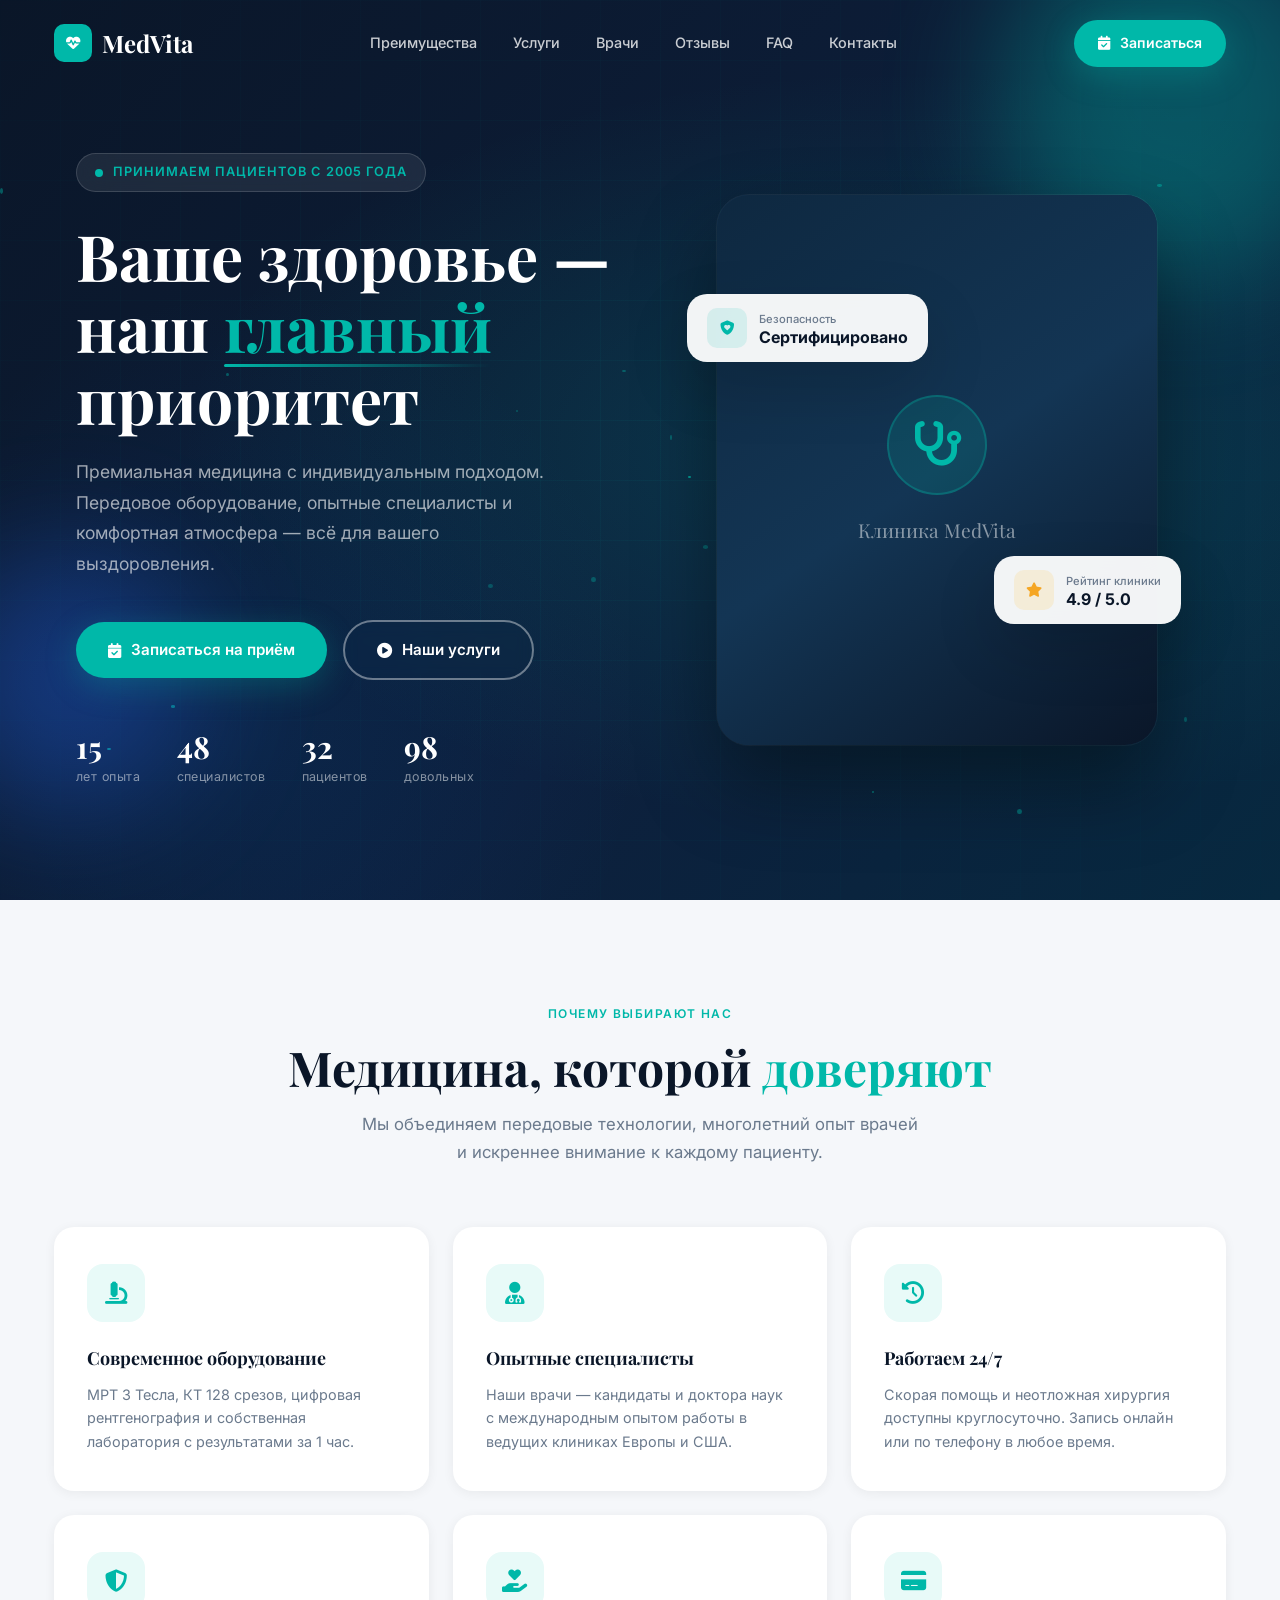
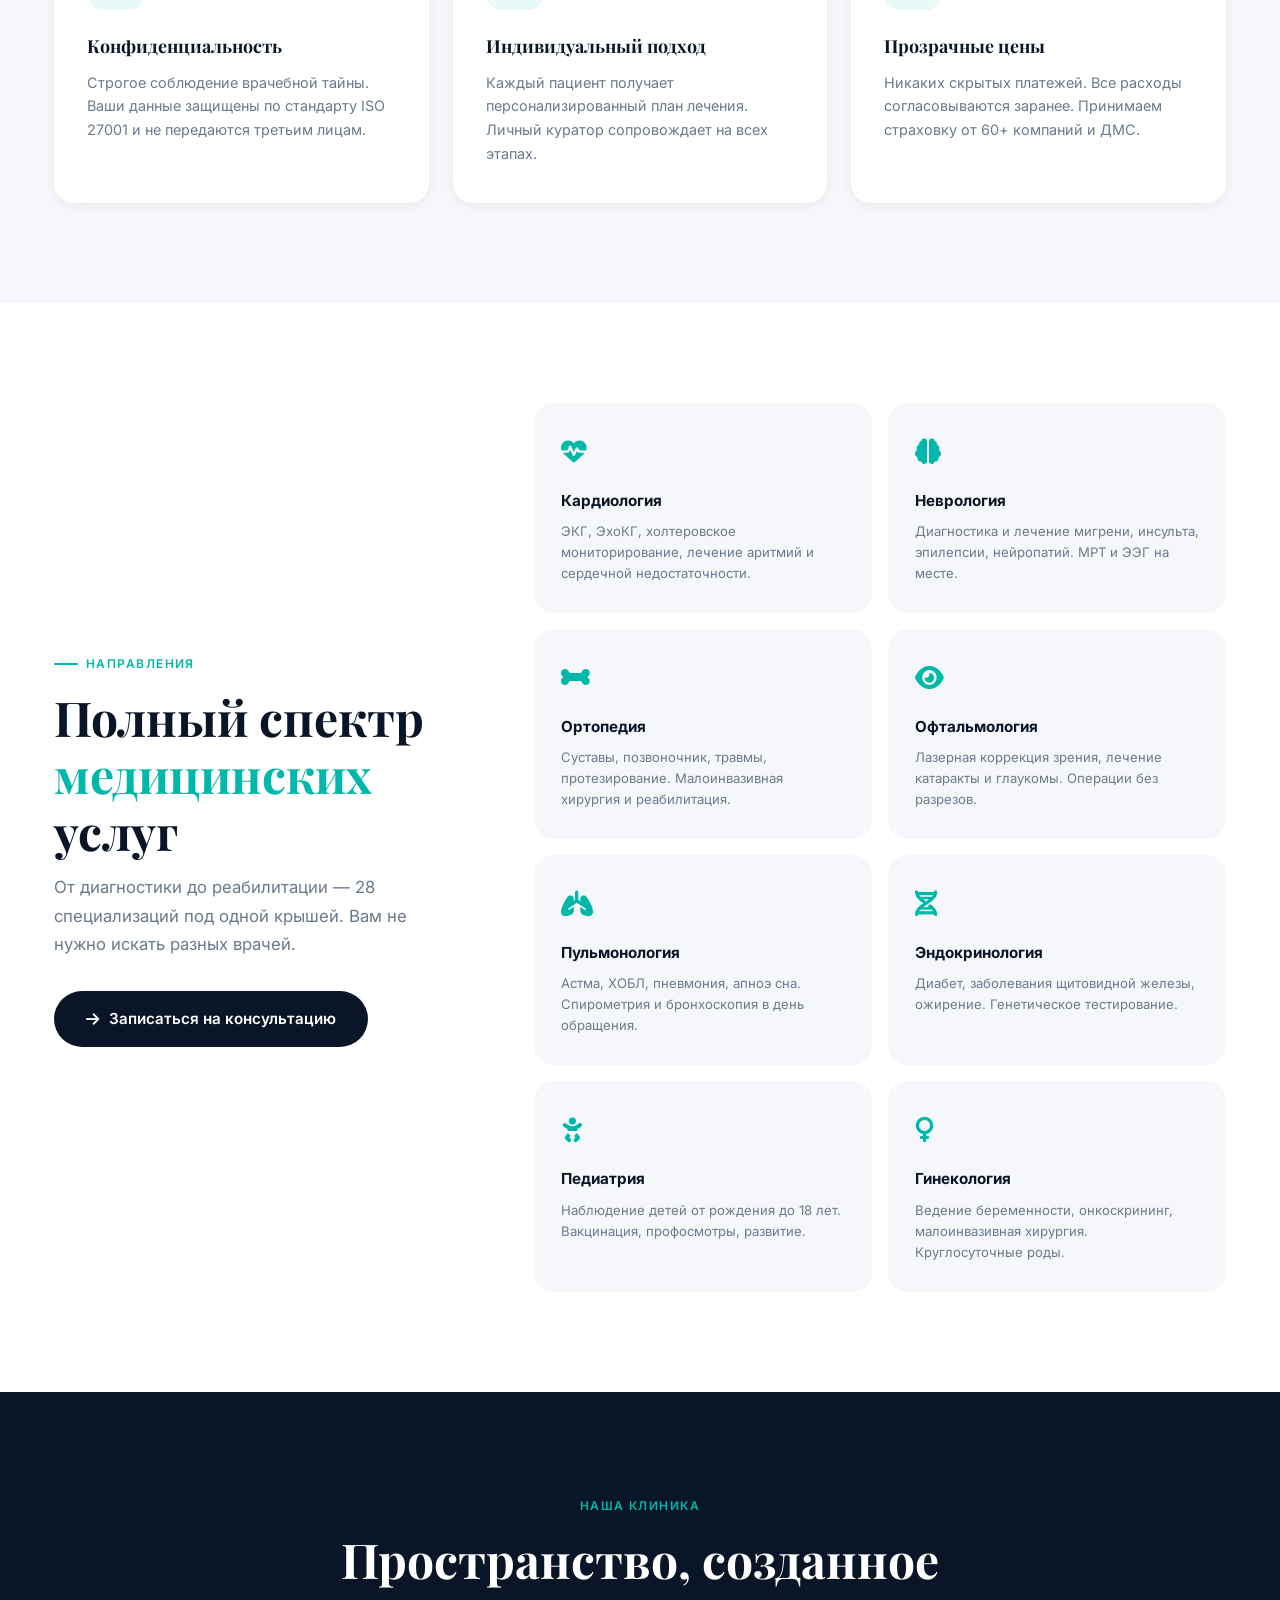
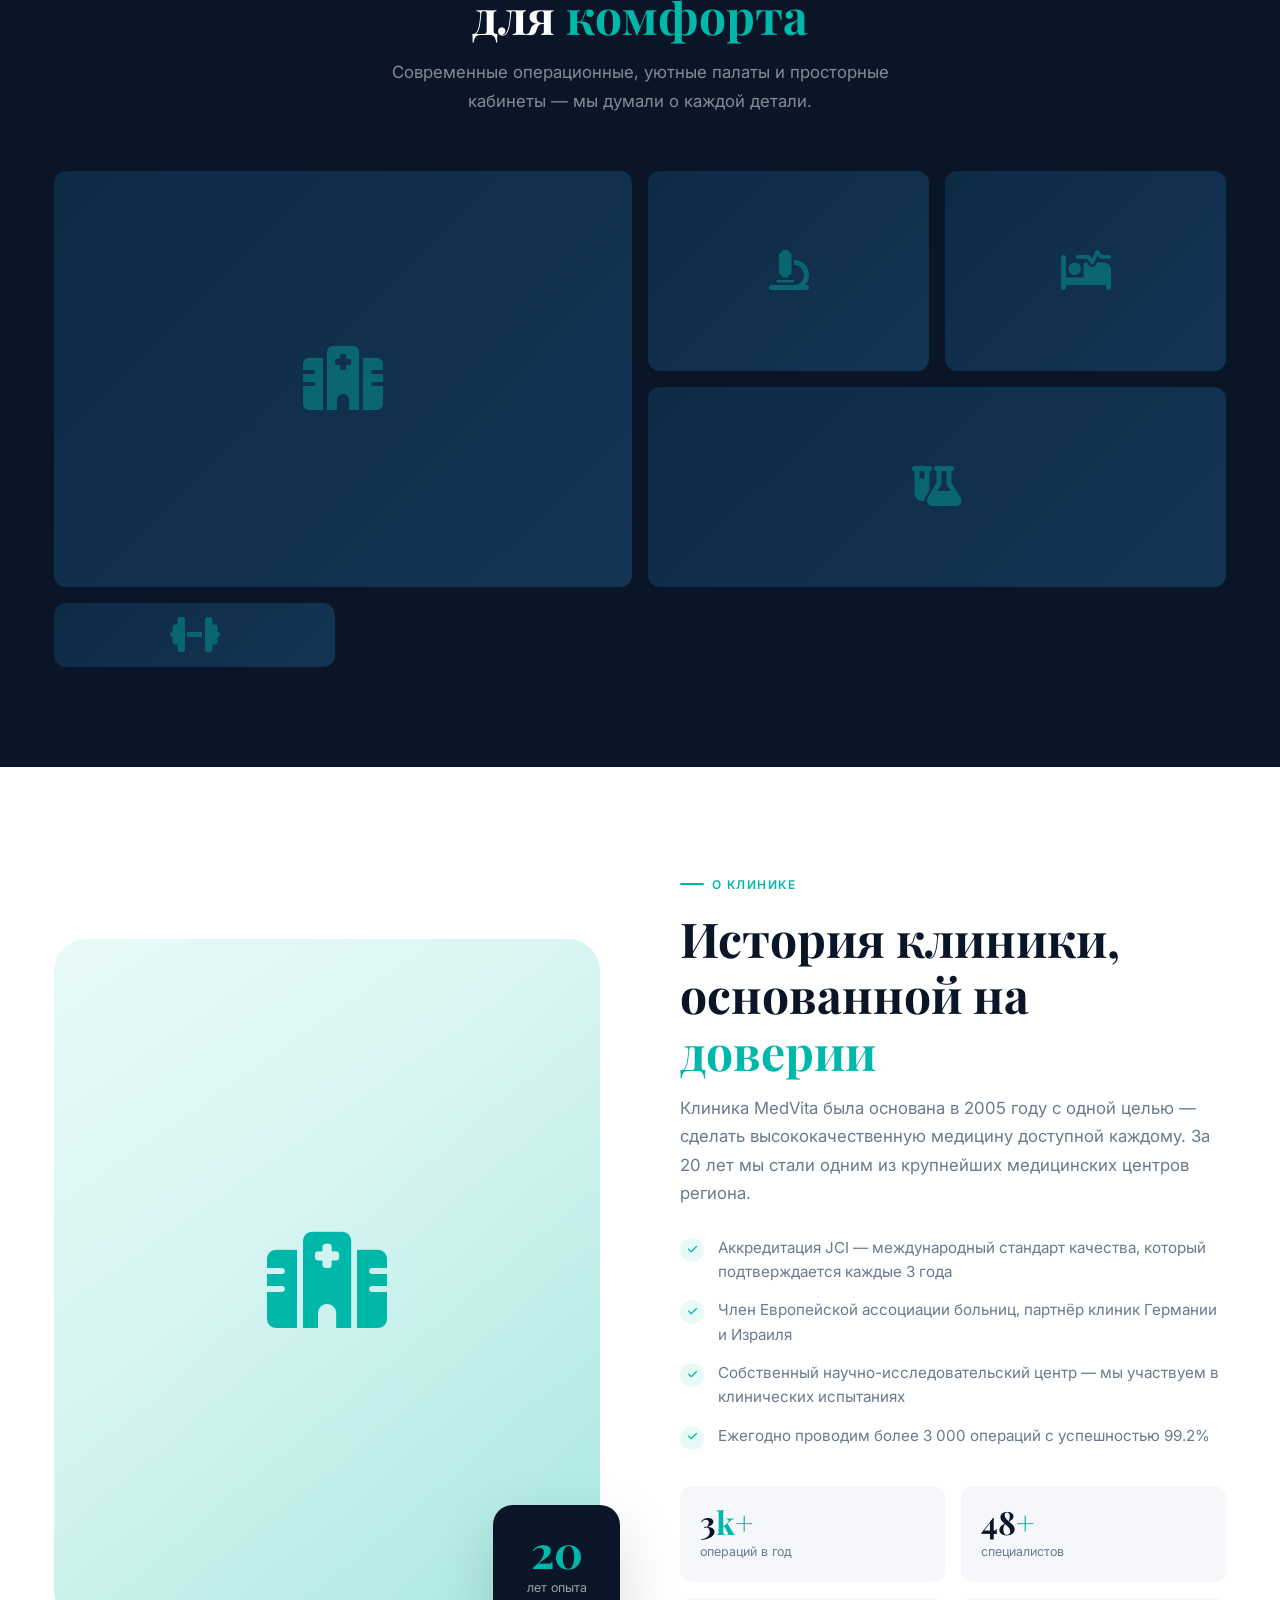
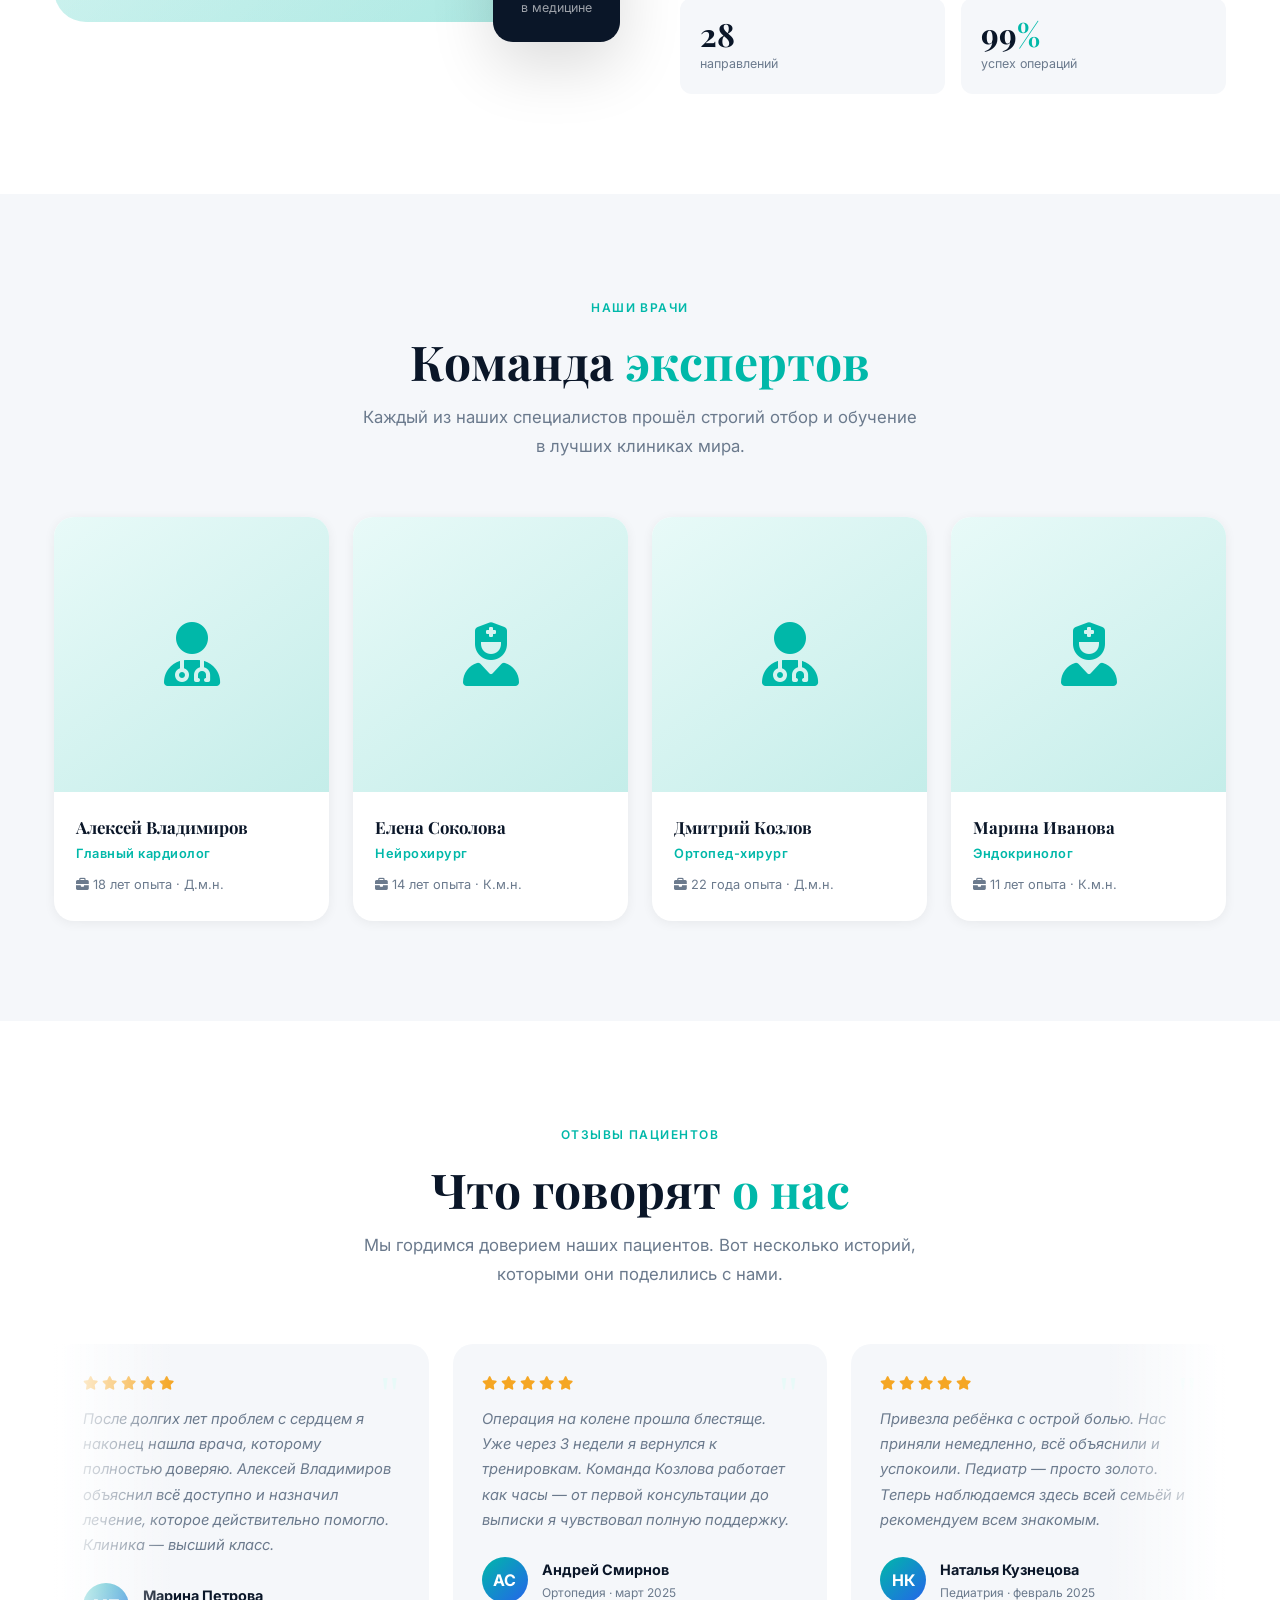
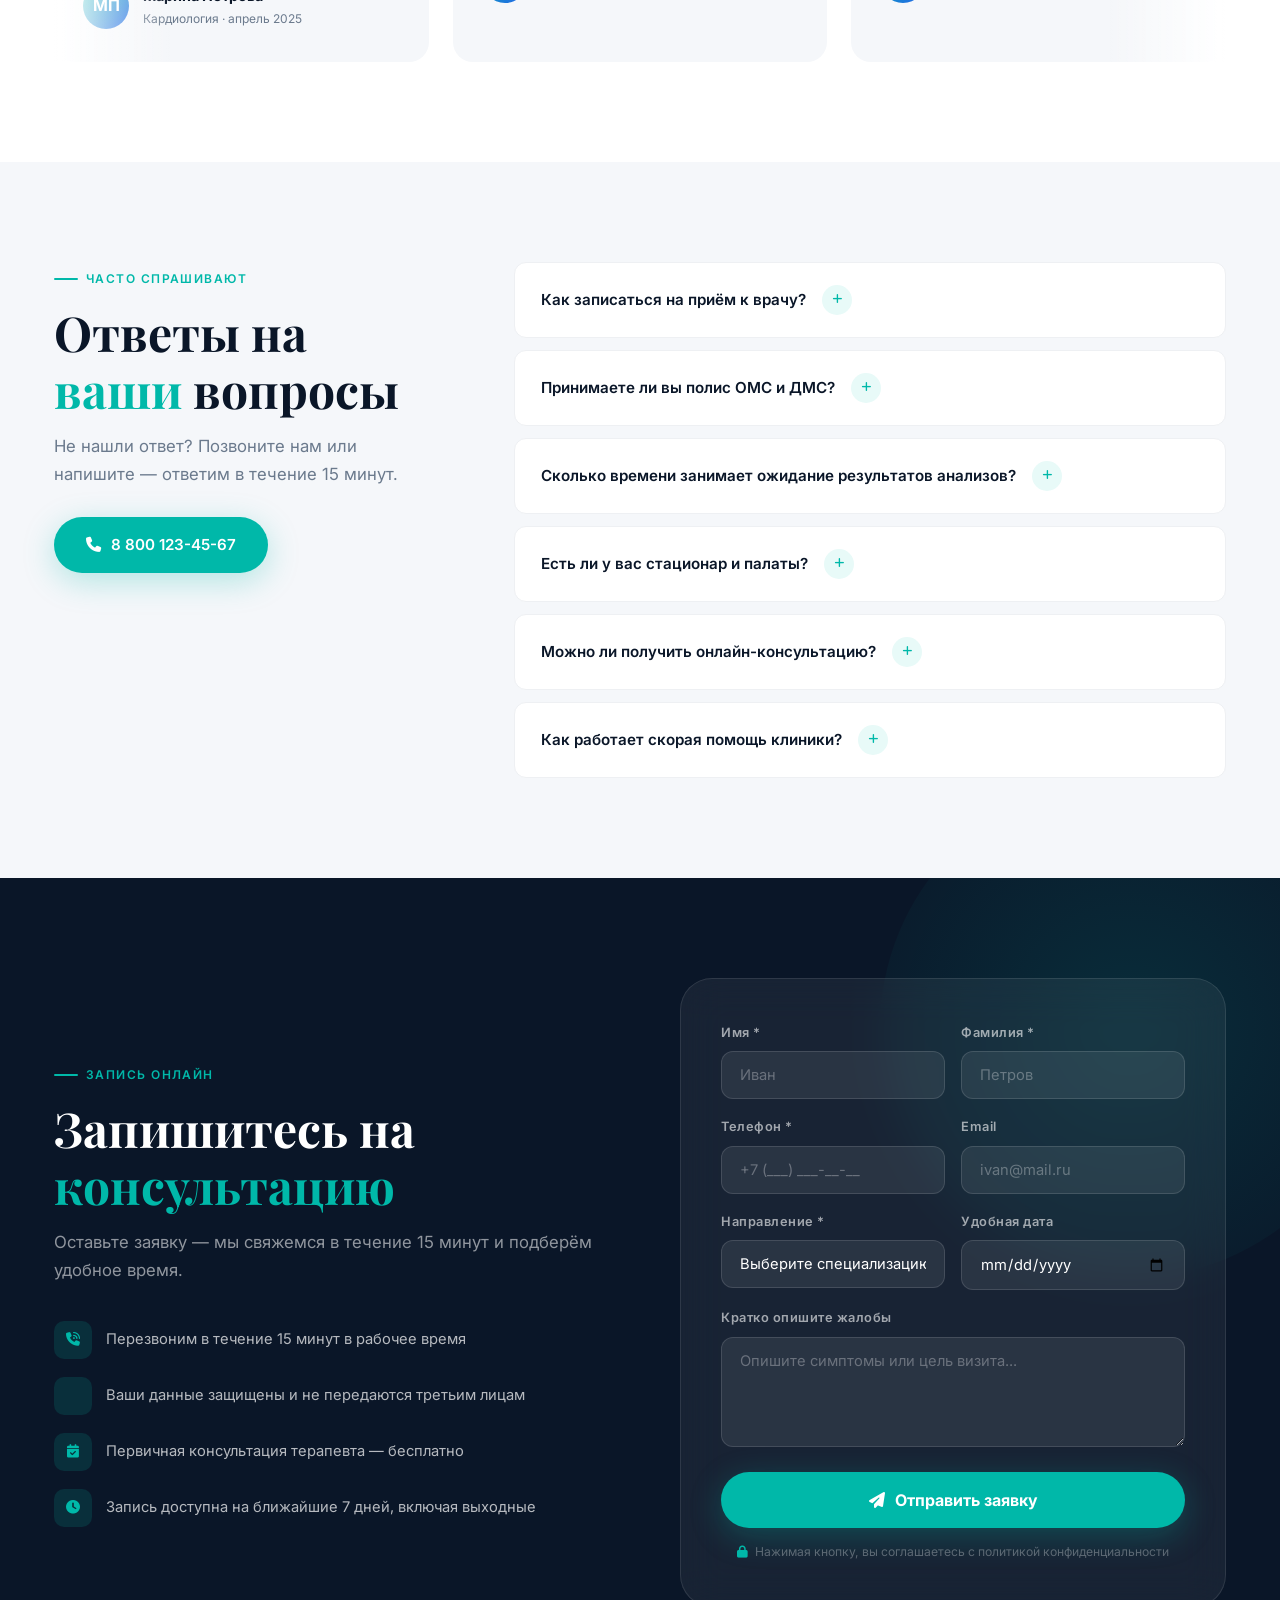
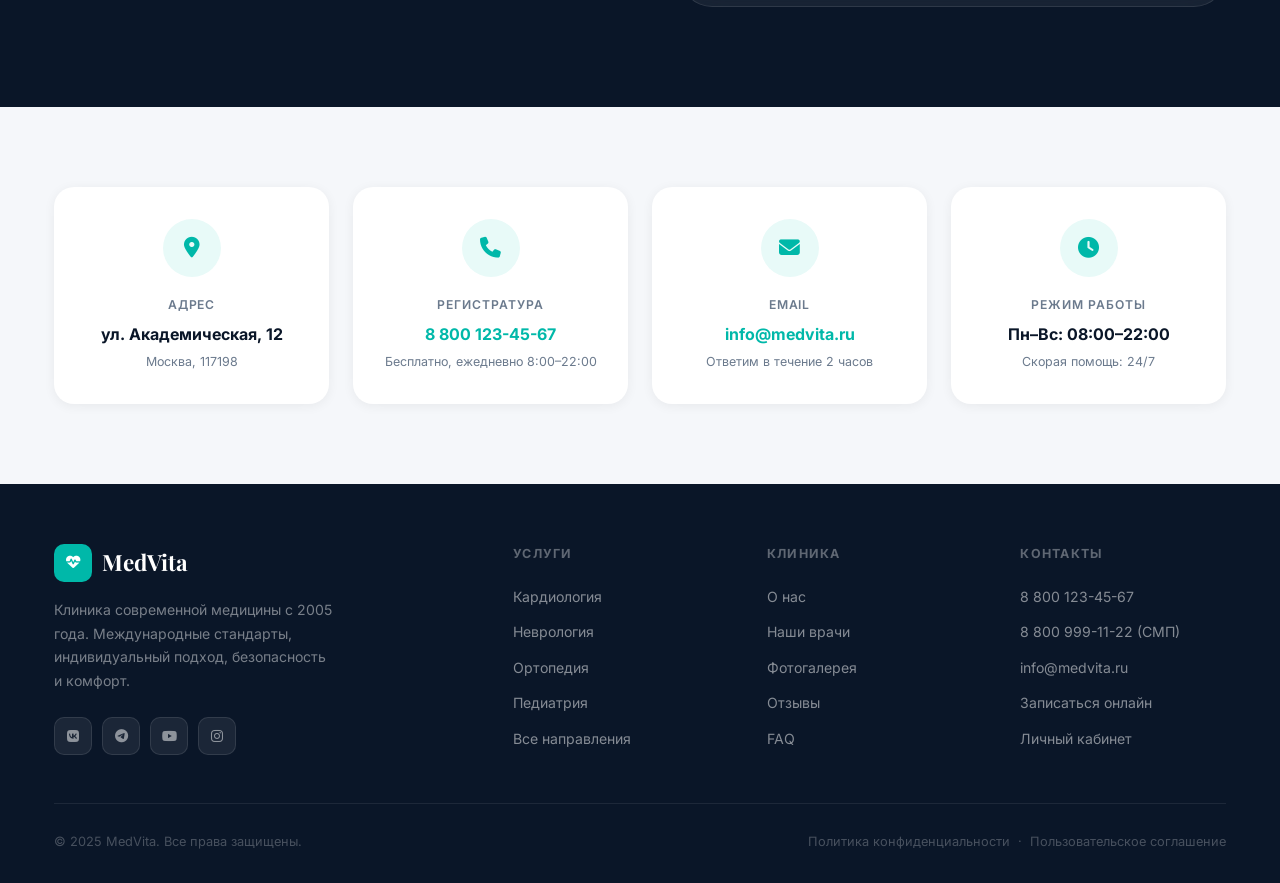
<file: Cclinic.html>
<!DOCTYPE html>
<html lang="ru">
<head>
  <meta charset="UTF-8" />
  <meta name="viewport" content="width=device-width, initial-scale=1.0" />
  <title>MedVita — Клиника современной медицины</title>
  <meta name="description" content="MedVita — премиальная медицинская клиника с передовыми технологиями и индивидуальным подходом к каждому пациенту." />
  <link rel="preconnect" href="https://fonts.googleapis.com" />
  <link rel="preconnect" href="https://fonts.gstatic.com" crossorigin />
  <link href="https://fonts.googleapis.com/css2?family=Playfair+Display:wght@400;500;600;700&family=Inter:wght@300;400;500;600;700&display=swap" rel="stylesheet" />
  <link rel="stylesheet" href="https://cdnjs.cloudflare.com/ajax/libs/font-awesome/6.5.0/css/all.min.css" />

  <style>
    /* ===================== DESIGN TOKENS ===================== */
    :root {
      --c-navy:     #0A1628;
      --c-deep:     #0D1F3C;
      --c-teal:     #00B8A9;
      --c-teal-lt:  #00D4C3;
      --c-mint:     #E8FAF8;
      --c-white:    #FFFFFF;
      --c-offwhite: #F5F7FA;
      --c-text:     #1C2B3A;
      --c-muted:    #6B7A8D;
      --c-border:   rgba(0,184,169,.18);

      --glass-bg:   rgba(255,255,255,.08);
      --glass-bd:   rgba(255,255,255,.14);

      --shadow-sm:  0 2px 12px rgba(0,0,0,.06);
      --shadow-md:  0 8px 32px rgba(0,0,0,.10);
      --shadow-lg:  0 24px 64px rgba(0,0,0,.14);
      --shadow-teal:0 8px 32px rgba(0,184,169,.28);

      --font-display: 'Playfair Display', Georgia, serif;
      --font-body:    'Inter', system-ui, sans-serif;

      --r-sm: 12px;
      --r-md: 20px;
      --r-lg: 32px;
      --r-xl: 48px;

      --ease: cubic-bezier(.22,.68,0,1.2);
      --ease-out: cubic-bezier(.16,1,.3,1);
      --trans: .4s var(--ease-out);
    }

    /* ===================== RESET ===================== */
    *, *::before, *::after { box-sizing: border-box; margin: 0; padding: 0; }
    html { scroll-behavior: smooth; }
    body {
      font-family: var(--font-body);
      color: var(--c-text);
      background: var(--c-white);
      line-height: 1.6;
      overflow-x: hidden;
    }
    img { display: block; max-width: 100%; }
    a { text-decoration: none; color: inherit; }
    ul, ol { list-style: none; }
    button { border: none; cursor: pointer; background: none; font-family: inherit; }

    /* ===================== UTILITIES ===================== */
    .container {
      max-width: 1220px;
      margin: 0 auto;
      padding: 0 24px;
    }
    .section-label {
      display: inline-flex;
      align-items: center;
      gap: 8px;
      font-size: .75rem;
      font-weight: 600;
      letter-spacing: .12em;
      text-transform: uppercase;
      color: var(--c-teal);
      margin-bottom: 16px;
    }
    .section-label::before {
      content: '';
      width: 24px; height: 2px;
      background: var(--c-teal);
      border-radius: 2px;
    }
    .section-title {
      font-family: var(--font-display);
      font-size: clamp(2rem, 4vw, 3rem);
      font-weight: 700;
      line-height: 1.18;
      color: var(--c-navy);
    }
    .section-title span { color: var(--c-teal); }
    .section-sub {
      font-size: 1.05rem;
      color: var(--c-muted);
      max-width: 560px;
      margin-top: 14px;
      line-height: 1.7;
    }
    .btn {
      display: inline-flex;
      align-items: center;
      gap: 10px;
      padding: 16px 32px;
      border-radius: 50px;
      font-size: .95rem;
      font-weight: 600;
      transition: var(--trans);
      white-space: nowrap;
    }
    .btn-primary {
      background: var(--c-teal);
      color: var(--c-white);
      box-shadow: var(--shadow-teal);
    }
    .btn-primary:hover {
      background: var(--c-teal-lt);
      box-shadow: 0 12px 40px rgba(0,184,169,.42);
      transform: translateY(-2px);
    }
    .btn-outline {
      border: 2px solid rgba(255,255,255,.4);
      color: var(--c-white);
      backdrop-filter: blur(8px);
    }
    .btn-outline:hover {
      border-color: var(--c-teal);
      background: rgba(0,184,169,.12);
      transform: translateY(-2px);
    }
    .btn-dark {
      background: var(--c-navy);
      color: var(--c-white);
    }
    .btn-dark:hover {
      background: var(--c-deep);
      transform: translateY(-2px);
      box-shadow: var(--shadow-md);
    }

    /* ===================== REVEAL ANIMATIONS ===================== */
    .reveal {
      opacity: 0;
      transform: translateY(36px);
      transition: opacity .7s var(--ease-out), transform .7s var(--ease-out);
    }
    .reveal.visible {
      opacity: 1;
      transform: none;
    }
    .reveal-left  { transform: translateX(-40px); }
    .reveal-right { transform: translateX(40px); }
    .reveal-left.visible, .reveal-right.visible { transform: none; opacity: 1; }
    .delay-1 { transition-delay: .1s; }
    .delay-2 { transition-delay: .2s; }
    .delay-3 { transition-delay: .3s; }
    .delay-4 { transition-delay: .4s; }
    .delay-5 { transition-delay: .5s; }
    .delay-6 { transition-delay: .6s; }

    /* ===================== NAVBAR ===================== */
    .navbar {
      position: fixed;
      top: 0; left: 0; right: 0;
      z-index: 1000;
      padding: 20px 0;
      transition: background .4s ease, box-shadow .4s ease, padding .4s ease;
    }
    .navbar.scrolled {
      background: rgba(10,22,40,.92);
      backdrop-filter: blur(20px);
      -webkit-backdrop-filter: blur(20px);
      box-shadow: 0 2px 24px rgba(0,0,0,.22);
      padding: 12px 0;
    }
    .navbar__inner {
      display: flex;
      align-items: center;
      justify-content: space-between;
    }
    .navbar__logo {
      display: flex;
      align-items: center;
      gap: 10px;
      font-family: var(--font-display);
      font-size: 1.5rem;
      font-weight: 700;
      color: var(--c-white);
    }
    .navbar__logo-icon {
      width: 38px; height: 38px;
      background: var(--c-teal);
      border-radius: 10px;
      display: flex;
      align-items: center;
      justify-content: center;
      font-size: .9rem;
      color: var(--c-white);
    }
    .navbar__nav {
      display: flex;
      align-items: center;
      gap: 36px;
    }
    .navbar__nav a {
      font-size: .9rem;
      font-weight: 500;
      color: rgba(255,255,255,.78);
      transition: color .25s;
      position: relative;
    }
    .navbar__nav a::after {
      content: '';
      position: absolute;
      bottom: -3px; left: 0; right: 0;
      height: 2px;
      background: var(--c-teal);
      border-radius: 2px;
      transform: scaleX(0);
      transition: transform .3s var(--ease);
    }
    .navbar__nav a:hover { color: var(--c-white); }
    .navbar__nav a:hover::after { transform: scaleX(1); }
    .navbar__cta { font-size: .88rem; padding: 12px 24px; }
    .navbar__hamburger {
      display: none;
      flex-direction: column;
      gap: 5px;
      cursor: pointer;
      padding: 4px;
    }
    .navbar__hamburger span {
      display: block;
      width: 24px; height: 2px;
      background: var(--c-white);
      border-radius: 2px;
      transition: var(--trans);
    }

    /* Mobile Menu */
    .mobile-menu {
      display: none;
      position: fixed;
      inset: 0;
      z-index: 999;
      background: rgba(10,22,40,.97);
      backdrop-filter: blur(20px);
      flex-direction: column;
      align-items: center;
      justify-content: center;
      gap: 32px;
    }
    .mobile-menu.open { display: flex; }
    .mobile-menu a {
      font-family: var(--font-display);
      font-size: 2rem;
      color: var(--c-white);
      font-weight: 600;
      opacity: 0;
      transform: translateY(20px);
      transition: color .3s, opacity .5s var(--ease-out), transform .5s var(--ease-out);
    }
    .mobile-menu.open a { opacity: 1; transform: none; }
    .mobile-menu a:nth-child(1) { transition-delay: .1s; }
    .mobile-menu a:nth-child(2) { transition-delay: .15s; }
    .mobile-menu a:nth-child(3) { transition-delay: .2s; }
    .mobile-menu a:nth-child(4) { transition-delay: .25s; }
    .mobile-menu a:nth-child(5) { transition-delay: .3s; }
    .mobile-menu a:nth-child(6) { transition-delay: .35s; }
    .mobile-menu a:hover { color: var(--c-teal); }
    .mobile-close {
      position: absolute;
      top: 24px; right: 24px;
      font-size: 1.5rem;
      color: var(--c-white);
      cursor: pointer;
      padding: 8px;
    }

    /* ===================== HERO ===================== */
    .hero {
      position: relative;
      min-height: 100vh;
      display: flex;
      align-items: center;
      overflow: hidden;
      background: var(--c-navy);
    }
    .hero__bg {
      position: absolute;
      inset: 0;
      background:
        radial-gradient(ellipse 80% 60% at 70% 50%, rgba(0,184,169,.18) 0%, transparent 70%),
        radial-gradient(ellipse 50% 80% at 20% 80%, rgba(0,100,200,.12) 0%, transparent 60%),
        linear-gradient(135deg, #0A1628 0%, #0D1F3C 60%, #072940 100%);
    }
    .hero__grid-pattern {
      position: absolute;
      inset: 0;
      background-image:
        linear-gradient(rgba(0,184,169,.06) 1px, transparent 1px),
        linear-gradient(90deg, rgba(0,184,169,.06) 1px, transparent 1px);
      background-size: 60px 60px;
      mask-image: radial-gradient(ellipse 80% 80% at 50% 50%, black, transparent);
    }
    .hero__particles {
      position: absolute;
      inset: 0;
      pointer-events: none;
    }
    .hero__particle {
      position: absolute;
      width: 4px; height: 4px;
      border-radius: 50%;
      background: var(--c-teal);
      opacity: 0;
      animation: floatParticle linear infinite;
    }
    @keyframes floatParticle {
      0%   { opacity: 0; transform: translateY(0) scale(0); }
      10%  { opacity: .6; }
      90%  { opacity: .3; }
      100% { opacity: 0; transform: translateY(-120px) scale(.5); }
    }
    .hero__content {
      position: relative;
      z-index: 2;
      width: 100%;
      display: grid;
      grid-template-columns: 1fr 1fr;
      gap: 60px;
      align-items: center;
      padding: 120px 0 80px;
    }
    .hero__left { }
    .hero__badge {
      display: inline-flex;
      align-items: center;
      gap: 10px;
      background: var(--glass-bg);
      border: 1px solid var(--glass-bd);
      backdrop-filter: blur(16px);
      padding: 8px 18px;
      border-radius: 50px;
      font-size: .8rem;
      font-weight: 600;
      color: var(--c-teal);
      letter-spacing: .08em;
      text-transform: uppercase;
      margin-bottom: 28px;
    }
    .hero__badge-dot {
      width: 8px; height: 8px;
      border-radius: 50%;
      background: var(--c-teal);
      animation: pulse 2s infinite;
    }
    @keyframes pulse {
      0%, 100% { opacity: 1; transform: scale(1); }
      50%       { opacity: .5; transform: scale(.7); }
    }
    .hero__title {
      font-family: var(--font-display);
      font-size: clamp(2.6rem, 5vw, 4rem);
      font-weight: 700;
      line-height: 1.12;
      color: var(--c-white);
      margin-bottom: 22px;
    }
    .hero__title em {
      font-style: normal;
      color: var(--c-teal);
      position: relative;
    }
    .hero__title em::after {
      content: '';
      position: absolute;
      bottom: 2px; left: 0; right: 0;
      height: 3px;
      background: linear-gradient(90deg, var(--c-teal), transparent);
      border-radius: 3px;
    }
    .hero__subtitle {
      font-size: 1.1rem;
      color: rgba(255,255,255,.62);
      line-height: 1.75;
      max-width: 480px;
      margin-bottom: 40px;
    }
    .hero__actions {
      display: flex;
      align-items: center;
      gap: 16px;
      flex-wrap: wrap;
      margin-bottom: 52px;
    }
    .hero__stats {
      display: flex;
      gap: 36px;
    }
    .hero__stat { }
    .hero__stat-num {
      font-family: var(--font-display);
      font-size: 1.9rem;
      font-weight: 700;
      color: var(--c-white);
      line-height: 1;
    }
    .hero__stat-num span { color: var(--c-teal); }
    .hero__stat-label {
      font-size: .78rem;
      color: rgba(255,255,255,.5);
      margin-top: 4px;
      letter-spacing: .04em;
    }
    .hero__right {
      display: flex;
      justify-content: center;
    }
    .hero__card-wrap {
      position: relative;
      width: 100%;
      max-width: 440px;
    }
    .hero__img-card {
      position: relative;
      border-radius: var(--r-lg);
      overflow: hidden;
      aspect-ratio: 4/5;
      background: linear-gradient(135deg, #1a3a5c 0%, #0d2a45 100%);
      box-shadow: 0 40px 80px rgba(0,0,0,.4), 0 0 0 1px rgba(255,255,255,.06);
    }
    .hero__img-placeholder {
      width: 100%;
      height: 100%;
      display: flex;
      flex-direction: column;
      align-items: center;
      justify-content: center;
      gap: 20px;
      background: linear-gradient(145deg, #0e2840, #133554, #0A1628);
    }
    .hero__img-icon {
      width: 100px; height: 100px;
      border-radius: 50%;
      background: rgba(0,184,169,.15);
      border: 2px solid rgba(0,184,169,.3);
      display: flex;
      align-items: center;
      justify-content: center;
      font-size: 2.8rem;
      color: var(--c-teal);
    }
    .hero__img-text {
      font-family: var(--font-display);
      font-size: 1.2rem;
      color: rgba(255,255,255,.5);
      text-align: center;
    }
    /* Floating cards on hero image */
    .hero__float {
      position: absolute;
      background: rgba(255,255,255,.95);
      backdrop-filter: blur(20px);
      border-radius: var(--r-md);
      padding: 14px 20px;
      box-shadow: var(--shadow-lg);
      animation: floatY 4s ease-in-out infinite;
    }
    @keyframes floatY {
      0%, 100% { transform: translateY(0); }
      50%       { transform: translateY(-8px); }
    }
    .hero__float-1 {
      left: -30px; top: 18%;
      animation-delay: 0s;
    }
    .hero__float-2 {
      right: -24px; bottom: 22%;
      animation-delay: 1.5s;
    }
    .hero__float-content {
      display: flex;
      align-items: center;
      gap: 12px;
    }
    .hero__float-icon {
      width: 40px; height: 40px;
      border-radius: 10px;
      display: flex;
      align-items: center;
      justify-content: center;
      font-size: .9rem;
      flex-shrink: 0;
    }
    .icon-teal   { background: rgba(0,184,169,.12); color: var(--c-teal); }
    .icon-gold   { background: rgba(255,180,0,.12); color: #F5A623; }
    .icon-blue   { background: rgba(59,130,246,.12); color: #3B82F6; }
    .hero__float-label {
      font-size: .7rem;
      color: var(--c-muted);
      font-weight: 500;
    }
    .hero__float-value {
      font-size: 1rem;
      font-weight: 700;
      color: var(--c-navy);
      line-height: 1;
    }
    /* Orb decorations */
    .orb {
      position: absolute;
      border-radius: 50%;
      filter: blur(60px);
      pointer-events: none;
      opacity: .35;
    }
    .orb-1 {
      width: 360px; height: 360px;
      background: var(--c-teal);
      top: -80px; right: -80px;
    }
    .orb-2 {
      width: 260px; height: 260px;
      background: #2563EB;
      bottom: 10%; left: -60px;
    }

    /* ===================== ADVANTAGES ===================== */
    .advantages {
      padding: 100px 0;
      background: var(--c-offwhite);
    }
    .advantages__head {
      text-align: center;
      margin-bottom: 60px;
    }
    .advantages__head .section-label { justify-content: center; }
    .advantages__head .section-label::before { display: none; }
    .advantages__head .section-sub { margin: 14px auto 0; }
    .advantages__grid {
      display: grid;
      grid-template-columns: repeat(3, 1fr);
      gap: 24px;
    }
    .adv-card {
      background: var(--c-white);
      border-radius: var(--r-md);
      padding: 36px 32px;
      box-shadow: var(--shadow-sm);
      border: 1px solid transparent;
      transition: var(--trans);
      position: relative;
      overflow: hidden;
    }
    .adv-card::before {
      content: '';
      position: absolute;
      top: 0; left: 0; right: 0;
      height: 3px;
      background: linear-gradient(90deg, var(--c-teal), var(--c-teal-lt));
      transform: scaleX(0);
      transition: transform .4s var(--ease-out);
    }
    .adv-card:hover {
      transform: translateY(-6px);
      box-shadow: var(--shadow-md);
      border-color: var(--c-border);
    }
    .adv-card:hover::before { transform: scaleX(1); }
    .adv-card__icon {
      width: 58px; height: 58px;
      border-radius: 16px;
      background: var(--c-mint);
      display: flex;
      align-items: center;
      justify-content: center;
      font-size: 1.4rem;
      color: var(--c-teal);
      margin-bottom: 22px;
      transition: var(--trans);
    }
    .adv-card:hover .adv-card__icon {
      background: var(--c-teal);
      color: var(--c-white);
      transform: scale(1.08);
    }
    .adv-card__title {
      font-family: var(--font-display);
      font-size: 1.12rem;
      font-weight: 700;
      color: var(--c-navy);
      margin-bottom: 10px;
    }
    .adv-card__text {
      font-size: .9rem;
      color: var(--c-muted);
      line-height: 1.65;
    }

    /* ===================== SERVICES ===================== */
    .services {
      padding: 100px 0;
      background: var(--c-white);
    }
    .services__layout {
      display: grid;
      grid-template-columns: 400px 1fr;
      gap: 80px;
      align-items: center;
    }
    .services__left { }
    .services__right {
      display: grid;
      grid-template-columns: 1fr 1fr;
      gap: 16px;
    }
    .svc-card {
      background: var(--c-offwhite);
      border-radius: var(--r-md);
      padding: 28px 26px;
      border: 1px solid transparent;
      transition: var(--trans);
      cursor: default;
    }
    .svc-card:hover {
      background: var(--c-navy);
      border-color: transparent;
      transform: translateY(-4px);
      box-shadow: var(--shadow-lg);
    }
    .svc-card__icon {
      font-size: 1.6rem;
      color: var(--c-teal);
      margin-bottom: 16px;
      transition: color .3s;
    }
    .svc-card__name {
      font-weight: 700;
      font-size: .95rem;
      color: var(--c-navy);
      margin-bottom: 8px;
      transition: color .3s;
    }
    .svc-card__desc {
      font-size: .82rem;
      color: var(--c-muted);
      line-height: 1.6;
      transition: color .3s;
    }
    .svc-card:hover .svc-card__icon { color: var(--c-teal-lt); }
    .svc-card:hover .svc-card__name { color: var(--c-white); }
    .svc-card:hover .svc-card__desc { color: rgba(255,255,255,.55); }
    .services__cta { margin-top: 32px; }

    /* ===================== GALLERY ===================== */
    .gallery {
      padding: 100px 0;
      background: var(--c-navy);
    }
    .gallery__head {
      text-align: center;
      margin-bottom: 56px;
    }
    .gallery__head .section-label { justify-content: center; color: var(--c-teal); }
    .gallery__head .section-label::before { background: var(--c-teal); display: none; }
    .gallery__head .section-title { color: var(--c-white); }
    .gallery__head .section-sub { color: rgba(255,255,255,.5); margin: 14px auto 0; }
    .gallery__grid {
      display: grid;
      grid-template-columns: repeat(4, 1fr);
      grid-template-rows: 200px 200px;
      gap: 16px;
    }
    .gallery__item {
      border-radius: var(--r-sm);
      overflow: hidden;
      position: relative;
      background: var(--c-deep);
      cursor: pointer;
    }
    .gallery__item:nth-child(1) { grid-column: span 2; grid-row: span 2; }
    .gallery__item:nth-child(4) { grid-column: span 2; }
    .gallery__item-inner {
      width: 100%;
      height: 100%;
      display: flex;
      align-items: center;
      justify-content: center;
      background: linear-gradient(135deg, #0d2a45, #133554);
      transition: transform .5s var(--ease-out);
    }
    .gallery__item:hover .gallery__item-inner { transform: scale(1.05); }
    .gallery__item-icon {
      font-size: 2.5rem;
      color: rgba(0,184,169,.4);
    }
    .gallery__item-label {
      position: absolute;
      inset: 0;
      background: linear-gradient(to top, rgba(0,0,0,.7) 0%, transparent 50%);
      display: flex;
      align-items: flex-end;
      padding: 20px;
      opacity: 0;
      transition: opacity .3s;
    }
    .gallery__item:hover .gallery__item-label { opacity: 1; }
    .gallery__item-label span {
      font-size: .85rem;
      font-weight: 600;
      color: var(--c-white);
    }
    .gallery__item:nth-child(1) .gallery__item-icon { font-size: 4rem; }

    /* ===================== ABOUT ===================== */
    .about {
      padding: 100px 0;
      background: var(--c-white);
    }
    .about__layout {
      display: grid;
      grid-template-columns: 1fr 1fr;
      gap: 80px;
      align-items: center;
    }
    .about__visual {
      position: relative;
    }
    .about__img-main {
      border-radius: var(--r-lg);
      aspect-ratio: 4/5;
      background: linear-gradient(145deg, #e8faf8, #d4f4f1, #c0eee9);
      display: flex;
      align-items: center;
      justify-content: center;
      font-size: 6rem;
      color: var(--c-teal);
      position: relative;
      overflow: hidden;
    }
    .about__img-main::before {
      content: '';
      position: absolute;
      inset: 0;
      background: linear-gradient(135deg, transparent 40%, rgba(0,184,169,.12));
    }
    .about__exp-badge {
      position: absolute;
      bottom: -20px; right: -20px;
      background: var(--c-navy);
      color: var(--c-white);
      border-radius: var(--r-md);
      padding: 24px 28px;
      box-shadow: var(--shadow-lg);
      text-align: center;
    }
    .about__exp-num {
      font-family: var(--font-display);
      font-size: 2.8rem;
      font-weight: 700;
      color: var(--c-teal);
      line-height: 1;
    }
    .about__exp-text {
      font-size: .78rem;
      color: rgba(255,255,255,.6);
      margin-top: 4px;
    }
    .about__content { }
    .about__list {
      margin: 28px 0 36px;
      display: flex;
      flex-direction: column;
      gap: 14px;
    }
    .about__list-item {
      display: flex;
      align-items: flex-start;
      gap: 14px;
      font-size: .95rem;
      color: var(--c-muted);
    }
    .about__list-icon {
      width: 24px; height: 24px;
      border-radius: 50%;
      background: var(--c-mint);
      display: flex;
      align-items: center;
      justify-content: center;
      font-size: .65rem;
      color: var(--c-teal);
      flex-shrink: 0;
      margin-top: 2px;
    }
    .about__numbers {
      display: grid;
      grid-template-columns: 1fr 1fr;
      gap: 16px;
      margin-top: 36px;
    }
    .about__num-item {
      background: var(--c-offwhite);
      border-radius: var(--r-sm);
      padding: 20px;
    }
    .about__num-val {
      font-family: var(--font-display);
      font-size: 2rem;
      font-weight: 700;
      color: var(--c-navy);
      line-height: 1;
    }
    .about__num-val span { color: var(--c-teal); }
    .about__num-label {
      font-size: .78rem;
      color: var(--c-muted);
      margin-top: 4px;
    }

    /* ===================== TEAM ===================== */
    .team {
      padding: 100px 0;
      background: var(--c-offwhite);
    }
    .team__head {
      text-align: center;
      margin-bottom: 56px;
    }
    .team__head .section-label { justify-content: center; }
    .team__head .section-label::before { display: none; }
    .team__head .section-sub { margin: 14px auto 0; }
    .team__grid {
      display: grid;
      grid-template-columns: repeat(4, 1fr);
      gap: 24px;
    }
    .team-card {
      background: var(--c-white);
      border-radius: var(--r-md);
      overflow: hidden;
      box-shadow: var(--shadow-sm);
      transition: var(--trans);
    }
    .team-card:hover {
      transform: translateY(-8px);
      box-shadow: var(--shadow-md);
    }
    .team-card__photo {
      aspect-ratio: 1;
      background: linear-gradient(145deg, #e8faf8, #c4ede9);
      display: flex;
      align-items: center;
      justify-content: center;
      font-size: 4rem;
      color: var(--c-teal);
      position: relative;
      overflow: hidden;
    }
    .team-card__photo-overlay {
      position: absolute;
      inset: 0;
      background: var(--c-navy);
      display: flex;
      align-items: center;
      justify-content: center;
      gap: 16px;
      opacity: 0;
      transition: opacity .4s;
    }
    .team-card:hover .team-card__photo-overlay { opacity: 1; }
    .team-card__social-link {
      width: 44px; height: 44px;
      border-radius: 50%;
      background: rgba(255,255,255,.1);
      border: 1px solid rgba(255,255,255,.2);
      display: flex;
      align-items: center;
      justify-content: center;
      color: var(--c-white);
      font-size: .9rem;
      transition: background .3s;
    }
    .team-card__social-link:hover {
      background: var(--c-teal);
      border-color: var(--c-teal);
    }
    .team-card__body {
      padding: 22px 22px 26px;
    }
    .team-card__name {
      font-family: var(--font-display);
      font-size: 1.05rem;
      font-weight: 700;
      color: var(--c-navy);
      margin-bottom: 4px;
    }
    .team-card__role {
      font-size: .8rem;
      color: var(--c-teal);
      font-weight: 600;
      letter-spacing: .04em;
      margin-bottom: 10px;
    }
    .team-card__exp {
      font-size: .8rem;
      color: var(--c-muted);
    }
    .team-card__exp i { margin-right: 4px; }

    /* ===================== REVIEWS ===================== */
    .reviews {
      padding: 100px 0;
      background: var(--c-white);
      overflow: hidden;
    }
    .reviews__head {
      text-align: center;
      margin-bottom: 56px;
    }
    .reviews__head .section-label { justify-content: center; }
    .reviews__head .section-label::before { display: none; }
    .reviews__head .section-sub { margin: 14px auto 0; }
    .reviews__track-wrap {
      overflow: hidden;
      position: relative;
    }
    .reviews__track-wrap::before,
    .reviews__track-wrap::after {
      content: '';
      position: absolute;
      top: 0; bottom: 0;
      width: 120px;
      z-index: 2;
      pointer-events: none;
    }
    .reviews__track-wrap::before {
      left: 0;
      background: linear-gradient(to right, var(--c-white), transparent);
    }
    .reviews__track-wrap::after {
      right: 0;
      background: linear-gradient(to left, var(--c-white), transparent);
    }
    .reviews__grid {
      display: grid;
      grid-template-columns: repeat(3, 1fr);
      gap: 24px;
    }
    .review-card {
      background: var(--c-offwhite);
      border-radius: var(--r-md);
      padding: 32px 28px;
      border: 1px solid transparent;
      transition: var(--trans);
    }
    .review-card:hover {
      border-color: var(--c-border);
      box-shadow: var(--shadow-md);
      transform: translateY(-4px);
    }
    .review-card__stars {
      display: flex;
      gap: 4px;
      margin-bottom: 16px;
    }
    .review-card__stars i { color: #F5A623; font-size: .85rem; }
    .review-card__text {
      font-size: .92rem;
      color: var(--c-muted);
      line-height: 1.72;
      margin-bottom: 24px;
      font-style: italic;
    }
    .review-card__author {
      display: flex;
      align-items: center;
      gap: 14px;
    }
    .review-card__avatar {
      width: 46px; height: 46px;
      border-radius: 50%;
      background: linear-gradient(135deg, var(--c-teal), #2563EB);
      display: flex;
      align-items: center;
      justify-content: center;
      font-size: 1rem;
      color: var(--c-white);
      font-weight: 700;
      flex-shrink: 0;
    }
    .review-card__name {
      font-weight: 700;
      font-size: .9rem;
      color: var(--c-navy);
    }
    .review-card__meta {
      font-size: .75rem;
      color: var(--c-muted);
      margin-top: 2px;
    }
    .review-card__quote-icon {
      float: right;
      font-size: 3rem;
      color: var(--c-mint);
      line-height: .7;
      font-family: Georgia, serif;
    }

    /* ===================== FAQ ===================== */
    .faq {
      padding: 100px 0;
      background: var(--c-offwhite);
    }
    .faq__layout {
      display: grid;
      grid-template-columns: 380px 1fr;
      gap: 80px;
      align-items: start;
    }
    .faq__left { position: sticky; top: 100px; }
    .faq__list {
      display: flex;
      flex-direction: column;
      gap: 12px;
    }
    .faq-item {
      background: var(--c-white);
      border-radius: var(--r-sm);
      border: 1px solid #eef0f3;
      overflow: hidden;
      transition: box-shadow .3s;
    }
    .faq-item.open {
      box-shadow: var(--shadow-sm);
    }
    .faq-item__q {
      display: flex;
      align-items: center;
      justify-content: space-between;
      gap: 16px;
      padding: 22px 26px;
      cursor: pointer;
      font-weight: 600;
      font-size: .95rem;
      color: var(--c-navy);
      transition: color .3s;
    }
    .faq-item__q:hover { color: var(--c-teal); }
    .faq-item__icon {
      width: 30px; height: 30px;
      border-radius: 50%;
      background: var(--c-mint);
      display: flex;
      align-items: center;
      justify-content: center;
      font-size: .7rem;
      color: var(--c-teal);
      flex-shrink: 0;
      transition: var(--trans);
    }
    .faq-item.open .faq-item__icon {
      background: var(--c-teal);
      color: var(--c-white);
      transform: rotate(45deg);
    }
    .faq-item__a {
      max-height: 0;
      overflow: hidden;
      transition: max-height .5s var(--ease-out), padding .3s;
    }
    .faq-item.open .faq-item__a { max-height: 300px; }
    .faq-item__a-inner {
      padding: 0 26px 22px;
      font-size: .9rem;
      color: var(--c-muted);
      line-height: 1.7;
    }

    /* ===================== CONTACT FORM ===================== */
    .contact {
      padding: 100px 0;
      background: var(--c-navy);
      position: relative;
      overflow: hidden;
    }
    .contact__bg-orb {
      position: absolute;
      width: 500px; height: 500px;
      border-radius: 50%;
      background: radial-gradient(circle, rgba(0,184,169,.14), transparent);
      top: -100px; right: -100px;
      pointer-events: none;
    }
    .contact__layout {
      display: grid;
      grid-template-columns: 1fr 1fr;
      gap: 80px;
      align-items: center;
      position: relative;
      z-index: 2;
    }
    .contact__left .section-title { color: var(--c-white); }
    .contact__left .section-sub { color: rgba(255,255,255,.55); }
    .contact__perks {
      margin-top: 36px;
      display: flex;
      flex-direction: column;
      gap: 18px;
    }
    .contact__perk {
      display: flex;
      align-items: center;
      gap: 14px;
      font-size: .92rem;
      color: rgba(255,255,255,.7);
    }
    .contact__perk-icon {
      width: 38px; height: 38px;
      border-radius: 10px;
      background: rgba(0,184,169,.15);
      display: flex;
      align-items: center;
      justify-content: center;
      font-size: .85rem;
      color: var(--c-teal);
      flex-shrink: 0;
    }
    .contact__form-wrap {
      background: rgba(255,255,255,.06);
      border: 1px solid rgba(255,255,255,.1);
      backdrop-filter: blur(20px);
      border-radius: var(--r-lg);
      padding: 44px 40px;
    }
    .form-row {
      display: grid;
      grid-template-columns: 1fr 1fr;
      gap: 16px;
    }
    .form-group {
      margin-bottom: 18px;
    }
    .form-group label {
      display: block;
      font-size: .8rem;
      font-weight: 600;
      color: rgba(255,255,255,.6);
      margin-bottom: 8px;
      letter-spacing: .04em;
    }
    .form-group input,
    .form-group select,
    .form-group textarea {
      width: 100%;
      background: rgba(255,255,255,.08);
      border: 1px solid rgba(255,255,255,.12);
      border-radius: var(--r-sm);
      padding: 14px 18px;
      font-size: .92rem;
      color: var(--c-white);
      font-family: var(--font-body);
      transition: border-color .3s, background .3s;
      outline: none;
      appearance: none;
    }
    .form-group input::placeholder,
    .form-group textarea::placeholder {
      color: rgba(255,255,255,.3);
    }
    .form-group input:focus,
    .form-group select:focus,
    .form-group textarea:focus {
      border-color: var(--c-teal);
      background: rgba(0,184,169,.08);
    }
    .form-group select option { background: var(--c-navy); color: var(--c-white); }
    .form-group textarea { resize: vertical; min-height: 110px; }
    .form-group.full { grid-column: span 2; }
    .form-submit {
      width: 100%;
      padding: 18px;
      font-size: 1rem;
      font-weight: 700;
      background: var(--c-teal);
      color: var(--c-white);
      border-radius: 50px;
      border: none;
      cursor: pointer;
      transition: var(--trans);
      box-shadow: var(--shadow-teal);
      font-family: var(--font-body);
      display: flex;
      align-items: center;
      justify-content: center;
      gap: 10px;
    }
    .form-submit:hover {
      background: var(--c-teal-lt);
      transform: translateY(-2px);
      box-shadow: 0 12px 40px rgba(0,184,169,.42);
    }
    .form-note {
      text-align: center;
      font-size: .76rem;
      color: rgba(255,255,255,.3);
      margin-top: 14px;
    }
    .form-note i { color: var(--c-teal); margin-right: 4px; }

    /* ===================== CONTACTS SECTION ===================== */
    .contacts {
      padding: 80px 0;
      background: var(--c-offwhite);
    }
    .contacts__grid {
      display: grid;
      grid-template-columns: repeat(4, 1fr);
      gap: 24px;
    }
    .contacts__card {
      background: var(--c-white);
      border-radius: var(--r-md);
      padding: 32px 26px;
      text-align: center;
      box-shadow: var(--shadow-sm);
      transition: var(--trans);
    }
    .contacts__card:hover {
      transform: translateY(-4px);
      box-shadow: var(--shadow-md);
    }
    .contacts__card-icon {
      width: 58px; height: 58px;
      border-radius: 50%;
      background: var(--c-mint);
      display: flex;
      align-items: center;
      justify-content: center;
      font-size: 1.3rem;
      color: var(--c-teal);
      margin: 0 auto 18px;
    }
    .contacts__card-label {
      font-size: .76rem;
      color: var(--c-muted);
      font-weight: 600;
      letter-spacing: .08em;
      text-transform: uppercase;
      margin-bottom: 8px;
    }
    .contacts__card-val {
      font-weight: 700;
      font-size: 1rem;
      color: var(--c-navy);
    }
    .contacts__card-val a {
      color: var(--c-teal);
      transition: color .3s;
    }
    .contacts__card-val a:hover { color: var(--c-teal-lt); }
    .contacts__card-sub {
      font-size: .78rem;
      color: var(--c-muted);
      margin-top: 4px;
    }

    /* ===================== FOOTER ===================== */
    .footer {
      background: var(--c-navy);
      padding: 60px 0 30px;
    }
    .footer__top {
      display: grid;
      grid-template-columns: 2fr 1fr 1fr 1fr;
      gap: 48px;
      padding-bottom: 48px;
      border-bottom: 1px solid rgba(255,255,255,.08);
    }
    .footer__brand { }
    .footer__brand-logo {
      display: flex;
      align-items: center;
      gap: 10px;
      font-family: var(--font-display);
      font-size: 1.4rem;
      font-weight: 700;
      color: var(--c-white);
      margin-bottom: 16px;
    }
    .footer__brand-desc {
      font-size: .88rem;
      color: rgba(255,255,255,.45);
      line-height: 1.7;
      max-width: 280px;
    }
    .footer__socials {
      display: flex;
      gap: 10px;
      margin-top: 24px;
    }
    .footer__social {
      width: 38px; height: 38px;
      border-radius: 10px;
      background: rgba(255,255,255,.07);
      border: 1px solid rgba(255,255,255,.1);
      display: flex;
      align-items: center;
      justify-content: center;
      font-size: .85rem;
      color: rgba(255,255,255,.5);
      transition: var(--trans);
    }
    .footer__social:hover {
      background: var(--c-teal);
      border-color: var(--c-teal);
      color: var(--c-white);
      transform: translateY(-2px);
    }
    .footer__col-title {
      font-size: .78rem;
      font-weight: 700;
      letter-spacing: .1em;
      text-transform: uppercase;
      color: rgba(255,255,255,.35);
      margin-bottom: 20px;
    }
    .footer__links {
      display: flex;
      flex-direction: column;
      gap: 10px;
    }
    .footer__links a {
      font-size: .88rem;
      color: rgba(255,255,255,.5);
      transition: color .3s;
    }
    .footer__links a:hover { color: var(--c-teal); }
    .footer__bottom {
      display: flex;
      align-items: center;
      justify-content: space-between;
      padding-top: 28px;
      font-size: .8rem;
      color: rgba(255,255,255,.25);
    }

    /* ===================== SCROLL TO TOP ===================== */
    .scroll-top {
      position: fixed;
      bottom: 32px; right: 32px;
      width: 50px; height: 50px;
      border-radius: 50%;
      background: var(--c-teal);
      color: var(--c-white);
      display: flex;
      align-items: center;
      justify-content: center;
      font-size: 1rem;
      cursor: pointer;
      box-shadow: var(--shadow-teal);
      opacity: 0;
      pointer-events: none;
      transform: translateY(20px);
      transition: var(--trans);
      z-index: 500;
      border: none;
    }
    .scroll-top.visible {
      opacity: 1;
      pointer-events: auto;
      transform: none;
    }
    .scroll-top:hover {
      background: var(--c-teal-lt);
      transform: translateY(-3px);
    }

    /* ===================== RESPONSIVE ===================== */
    @media (max-width: 1100px) {
      .hero__content        { grid-template-columns: 1fr; text-align: center; }
      .hero__subtitle       { margin-left: auto; margin-right: auto; }
      .hero__actions        { justify-content: center; }
      .hero__stats          { justify-content: center; }
      .hero__right          { display: none; }
      .services__layout     { grid-template-columns: 1fr; }
      .about__layout        { grid-template-columns: 1fr; }
      .about__visual        { display: none; }
      .team__grid           { grid-template-columns: repeat(2, 1fr); }
      .gallery__grid        { grid-template-columns: repeat(2, 1fr); grid-template-rows: auto; }
      .gallery__item:nth-child(1) { grid-column: span 2; grid-row: span 1; }
      .gallery__item:nth-child(4) { grid-column: span 1; }
      .faq__layout          { grid-template-columns: 1fr; }
      .faq__left            { position: static; }
      .contact__layout      { grid-template-columns: 1fr; }
      .contacts__grid       { grid-template-columns: repeat(2, 1fr); }
      .footer__top          { grid-template-columns: 1fr 1fr; }
    }

    @media (max-width: 768px) {
      .navbar__nav          { display: none; }
      .navbar__hamburger    { display: flex; }
      .advantages__grid     { grid-template-columns: 1fr; }
      .services__right      { grid-template-columns: 1fr; }
      .team__grid           { grid-template-columns: 1fr 1fr; }
      .reviews__grid        { grid-template-columns: 1fr; }
      .contacts__grid       { grid-template-columns: 1fr 1fr; }
      .contact__form-wrap   { padding: 28px 22px; }
      .form-row             { grid-template-columns: 1fr; }
      .form-group.full      { grid-column: span 1; }
      .footer__top          { grid-template-columns: 1fr; }
      .footer__bottom       { flex-direction: column; gap: 10px; text-align: center; }
      .hero__stats          { gap: 20px; flex-wrap: wrap; }
    }

    @media (max-width: 480px) {
      .contacts__grid       { grid-template-columns: 1fr; }
      .team__grid           { grid-template-columns: 1fr; }
      .about__numbers       { grid-template-columns: 1fr 1fr; }
      .gallery__grid        { grid-template-columns: 1fr; }
      .gallery__item:nth-child(1) { grid-column: span 1; }
      .gallery__item:nth-child(4) { grid-column: span 1; }
    }

    /* Reduced motion */
    @media (prefers-reduced-motion: reduce) {
      .reveal { opacity: 1; transform: none; }
      .hero__float { animation: none; }
      .hero__particle { display: none; }
    }
  </style>
</head>
<body>

<!-- ============ NAVBAR ============ -->
<header>
  <nav class="navbar" id="navbar" role="navigation" aria-label="Главная навигация">
    <div class="container">
      <div class="navbar__inner">
        <a href="#" class="navbar__logo" aria-label="MedVita — главная">
          <div class="navbar__logo-icon" aria-hidden="true">
            <i class="fa-solid fa-heart-pulse"></i>
          </div>
          MedVita
        </a>
        <ul class="navbar__nav" role="list">
          <li><a href="#advantages">Преимущества</a></li>
          <li><a href="#services">Услуги</a></li>
          <li><a href="#team">Врачи</a></li>
          <li><a href="#reviews">Отзывы</a></li>
          <li><a href="#faq">FAQ</a></li>
          <li><a href="#contact">Контакты</a></li>
        </ul>
        <a href="#contact" class="btn btn-primary navbar__cta">
          <i class="fa-solid fa-calendar-check" aria-hidden="true"></i>
          Записаться
        </a>
        <button class="navbar__hamburger" id="hamburger" aria-label="Открыть меню" aria-expanded="false">
          <span></span><span></span><span></span>
        </button>
      </div>
    </div>
  </nav>
</header>

<!-- Mobile Menu -->
<nav class="mobile-menu" id="mobileMenu" role="navigation" aria-label="Мобильное меню" aria-hidden="true">
  <button class="mobile-close" id="mobileClose" aria-label="Закрыть меню">
    <i class="fa-solid fa-xmark"></i>
  </button>
  <a href="#advantages" class="mobile-link">Преимущества</a>
  <a href="#services"   class="mobile-link">Услуги</a>
  <a href="#team"       class="mobile-link">Врачи</a>
  <a href="#reviews"    class="mobile-link">Отзывы</a>
  <a href="#faq"        class="mobile-link">FAQ</a>
  <a href="#contact"    class="mobile-link">Контакты</a>
</nav>

<!-- ============ HERO ============ -->
<section class="hero" id="hero" aria-label="Главный баннер">
  <div class="hero__bg" aria-hidden="true"></div>
  <div class="hero__grid-pattern" aria-hidden="true"></div>
  <div class="hero__particles" id="particles" aria-hidden="true"></div>
  <div class="orb orb-1" aria-hidden="true"></div>
  <div class="orb orb-2" aria-hidden="true"></div>

  <div class="container">
    <div class="hero__content">
      <div class="hero__left">
        <div class="hero__badge">
          <span class="hero__badge-dot" aria-hidden="true"></span>
          Принимаем пациентов с 2005 года
        </div>
        <h1 class="hero__title">
          Ваше здоровье —<br>
          наш <em>главный</em><br>
          приоритет
        </h1>
        <p class="hero__subtitle">
          Премиальная медицина с индивидуальным подходом. Передовое оборудование,
          опытные специалисты и комфортная атмосфера — всё для вашего выздоровления.
        </p>
        <div class="hero__actions">
          <a href="#contact" class="btn btn-primary">
            <i class="fa-solid fa-calendar-check" aria-hidden="true"></i>
            Записаться на приём
          </a>
          <a href="#services" class="btn btn-outline">
            <i class="fa-solid fa-circle-play" aria-hidden="true"></i>
            Наши услуги
          </a>
        </div>
        <div class="hero__stats" aria-label="Показатели клиники">
          <div class="hero__stat">
            <div class="hero__stat-num">15<span>+</span></div>
            <div class="hero__stat-label">лет опыта</div>
          </div>
          <div class="hero__stat">
            <div class="hero__stat-num">48<span>+</span></div>
            <div class="hero__stat-label">специалистов</div>
          </div>
          <div class="hero__stat">
            <div class="hero__stat-num">32<span>k</span></div>
            <div class="hero__stat-label">пациентов</div>
          </div>
          <div class="hero__stat">
            <div class="hero__stat-num">98<span>%</span></div>
            <div class="hero__stat-label">довольных</div>
          </div>
        </div>
      </div>

      <div class="hero__right" aria-hidden="true">
        <div class="hero__card-wrap">
          <div class="hero__img-card">
            <div class="hero__img-placeholder">
              <div class="hero__img-icon">
                <i class="fa-solid fa-stethoscope"></i>
              </div>
              <div class="hero__img-text">Клиника MedVita</div>
            </div>
          </div>

          <div class="hero__float hero__float-1">
            <div class="hero__float-content">
              <div class="hero__float-icon icon-teal">
                <i class="fa-solid fa-shield-heart"></i>
              </div>
              <div>
                <div class="hero__float-label">Безопасность</div>
                <div class="hero__float-value">Сертифицировано</div>
              </div>
            </div>
          </div>

          <div class="hero__float hero__float-2">
            <div class="hero__float-content">
              <div class="hero__float-icon icon-gold">
                <i class="fa-solid fa-star"></i>
              </div>
              <div>
                <div class="hero__float-label">Рейтинг клиники</div>
                <div class="hero__float-value">4.9 / 5.0</div>
              </div>
            </div>
          </div>
        </div>
      </div>
    </div>
  </div>
</section>

<!-- ============ ADVANTAGES ============ -->
<section class="advantages" id="advantages" aria-labelledby="adv-title">
  <div class="container">
    <div class="advantages__head">
      <div class="section-label">Почему выбирают нас</div>
      <h2 class="section-title reveal" id="adv-title">
        Медицина, которой <span>доверяют</span>
      </h2>
      <p class="section-sub reveal delay-1">
        Мы объединяем передовые технологии, многолетний опыт врачей и искреннее
        внимание к каждому пациенту.
      </p>
    </div>
    <div class="advantages__grid">
      <article class="adv-card reveal delay-1">
        <div class="adv-card__icon" aria-hidden="true">
          <i class="fa-solid fa-microscope"></i>
        </div>
        <h3 class="adv-card__title">Современное оборудование</h3>
        <p class="adv-card__text">МРТ 3 Тесла, КТ 128 срезов, цифровая рентгенография и собственная лаборатория с результатами за 1 час.</p>
      </article>
      <article class="adv-card reveal delay-2">
        <div class="adv-card__icon" aria-hidden="true">
          <i class="fa-solid fa-user-doctor"></i>
        </div>
        <h3 class="adv-card__title">Опытные специалисты</h3>
        <p class="adv-card__text">Наши врачи — кандидаты и доктора наук с международным опытом работы в ведущих клиниках Европы и США.</p>
      </article>
      <article class="adv-card reveal delay-3">
        <div class="adv-card__icon" aria-hidden="true">
          <i class="fa-solid fa-clock-rotate-left"></i>
        </div>
        <h3 class="adv-card__title">Работаем 24/7</h3>
        <p class="adv-card__text">Скорая помощь и неотложная хирургия доступны круглосуточно. Запись онлайн или по телефону в любое время.</p>
      </article>
      <article class="adv-card reveal delay-1">
        <div class="adv-card__icon" aria-hidden="true">
          <i class="fa-solid fa-shield-halved"></i>
        </div>
        <h3 class="adv-card__title">Конфиденциальность</h3>
        <p class="adv-card__text">Строгое соблюдение врачебной тайны. Ваши данные защищены по стандарту ISO 27001 и не передаются третьим лицам.</p>
      </article>
      <article class="adv-card reveal delay-2">
        <div class="adv-card__icon" aria-hidden="true">
          <i class="fa-solid fa-hand-holding-heart"></i>
        </div>
        <h3 class="adv-card__title">Индивидуальный подход</h3>
        <p class="adv-card__text">Каждый пациент получает персонализированный план лечения. Личный куратор сопровождает на всех этапах.</p>
      </article>
      <article class="adv-card reveal delay-3">
        <div class="adv-card__icon" aria-hidden="true">
          <i class="fa-solid fa-credit-card"></i>
        </div>
        <h3 class="adv-card__title">Прозрачные цены</h3>
        <p class="adv-card__text">Никаких скрытых платежей. Все расходы согласовываются заранее. Принимаем страховку от 60+ компаний и ДМС.</p>
      </article>
    </div>
  </div>
</section>

<!-- ============ SERVICES ============ -->
<section class="services" id="services" aria-labelledby="svc-title">
  <div class="container">
    <div class="services__layout">
      <div class="services__left">
        <div class="section-label">Направления</div>
        <h2 class="section-title reveal" id="svc-title">
          Полный спектр <span>медицинских</span> услуг
        </h2>
        <p class="section-sub reveal delay-1">
          От диагностики до реабилитации — 28 специализаций под одной крышей.
          Вам не нужно искать разных врачей.
        </p>
        <a href="#contact" class="btn btn-dark services__cta reveal delay-2">
          <i class="fa-solid fa-arrow-right" aria-hidden="true"></i>
          Записаться на консультацию
        </a>
      </div>
      <div class="services__right">
        <article class="svc-card reveal delay-1">
          <div class="svc-card__icon" aria-hidden="true"><i class="fa-solid fa-heart-pulse"></i></div>
          <h3 class="svc-card__name">Кардиология</h3>
          <p class="svc-card__desc">ЭКГ, ЭхоКГ, холтеровское мониторирование, лечение аритмий и сердечной недостаточности.</p>
        </article>
        <article class="svc-card reveal delay-2">
          <div class="svc-card__icon" aria-hidden="true"><i class="fa-solid fa-brain"></i></div>
          <h3 class="svc-card__name">Неврология</h3>
          <p class="svc-card__desc">Диагностика и лечение мигрени, инсульта, эпилепсии, нейропатий. МРТ и ЭЭГ на месте.</p>
        </article>
        <article class="svc-card reveal delay-3">
          <div class="svc-card__icon" aria-hidden="true"><i class="fa-solid fa-bone"></i></div>
          <h3 class="svc-card__name">Ортопедия</h3>
          <p class="svc-card__desc">Суставы, позвоночник, травмы, протезирование. Малоинвазивная хирургия и реабилитация.</p>
        </article>
        <article class="svc-card reveal delay-1">
          <div class="svc-card__icon" aria-hidden="true"><i class="fa-solid fa-eye"></i></div>
          <h3 class="svc-card__name">Офтальмология</h3>
          <p class="svc-card__desc">Лазерная коррекция зрения, лечение катаракты и глаукомы. Операции без разрезов.</p>
        </article>
        <article class="svc-card reveal delay-2">
          <div class="svc-card__icon" aria-hidden="true"><i class="fa-solid fa-lungs"></i></div>
          <h3 class="svc-card__name">Пульмонология</h3>
          <p class="svc-card__desc">Астма, ХОБЛ, пневмония, апноэ сна. Спирометрия и бронхоскопия в день обращения.</p>
        </article>
        <article class="svc-card reveal delay-3">
          <div class="svc-card__icon" aria-hidden="true"><i class="fa-solid fa-dna"></i></div>
          <h3 class="svc-card__name">Эндокринология</h3>
          <p class="svc-card__desc">Диабет, заболевания щитовидной железы, ожирение. Генетическое тестирование.</p>
        </article>
        <article class="svc-card reveal delay-1">
          <div class="svc-card__icon" aria-hidden="true"><i class="fa-solid fa-baby"></i></div>
          <h3 class="svc-card__name">Педиатрия</h3>
          <p class="svc-card__desc">Наблюдение детей от рождения до 18 лет. Вакцинация, профосмотры, развитие.</p>
        </article>
        <article class="svc-card reveal delay-2">
          <div class="svc-card__icon" aria-hidden="true"><i class="fa-solid fa-venus"></i></div>
          <h3 class="svc-card__name">Гинекология</h3>
          <p class="svc-card__desc">Ведение беременности, онкоскрининг, малоинвазивная хирургия. Круглосуточные роды.</p>
        </article>
      </div>
    </div>
  </div>
</section>

<!-- ============ GALLERY ============ -->
<section class="gallery" id="gallery" aria-labelledby="gallery-title">
  <div class="container">
    <div class="gallery__head">
      <div class="section-label">Наша клиника</div>
      <h2 class="section-title reveal" id="gallery-title">
        Пространство, созданное<br>для <span>комфорта</span>
      </h2>
      <p class="section-sub reveal delay-1">
        Современные операционные, уютные палаты и просторные кабинеты —
        мы думали о каждой детали.
      </p>
    </div>
    <div class="gallery__grid reveal delay-1">
      <div class="gallery__item">
        <div class="gallery__item-inner">
          <div class="gallery__item-icon"><i class="fa-solid fa-hospital"></i></div>
        </div>
        <div class="gallery__item-label"><span>Главный холл клиники</span></div>
      </div>
      <div class="gallery__item">
        <div class="gallery__item-inner">
          <div class="gallery__item-icon"><i class="fa-solid fa-microscope"></i></div>
        </div>
        <div class="gallery__item-label"><span>Диагностический центр</span></div>
      </div>
      <div class="gallery__item">
        <div class="gallery__item-inner">
          <div class="gallery__item-icon"><i class="fa-solid fa-bed-pulse"></i></div>
        </div>
        <div class="gallery__item-label"><span>Палаты стационара</span></div>
      </div>
      <div class="gallery__item">
        <div class="gallery__item-inner">
          <div class="gallery__item-icon"><i class="fa-solid fa-flask-vial"></i></div>
        </div>
        <div class="gallery__item-label"><span>Собственная лаборатория</span></div>
      </div>
      <div class="gallery__item">
        <div class="gallery__item-inner">
          <div class="gallery__item-icon"><i class="fa-solid fa-dumbbell"></i></div>
        </div>
        <div class="gallery__item-label"><span>Зал реабилитации</span></div>
      </div>
    </div>
  </div>
</section>

<!-- ============ ABOUT ============ -->
<section class="about" id="about" aria-labelledby="about-title">
  <div class="container">
    <div class="about__layout">
      <div class="about__visual reveal reveal-left">
        <div class="about__img-main" aria-label="Изображение клиники">
          <i class="fa-solid fa-hospital" aria-hidden="true"></i>
        </div>
        <div class="about__exp-badge" aria-label="20 лет опыта">
          <div class="about__exp-num">20</div>
          <div class="about__exp-text">лет опыта<br>в медицине</div>
        </div>
      </div>
      <div class="about__content reveal reveal-right">
        <div class="section-label">О клинике</div>
        <h2 class="section-title" id="about-title">
          История клиники, основанной на <span>доверии</span>
        </h2>
        <p class="section-sub">
          Клиника MedVita была основана в 2005 году с одной целью — сделать высококачественную медицину
          доступной каждому. За 20 лет мы стали одним из крупнейших медицинских центров региона.
        </p>
        <ul class="about__list" aria-label="Ключевые факты">
          <li class="about__list-item">
            <div class="about__list-icon" aria-hidden="true"><i class="fa-solid fa-check"></i></div>
            <span>Аккредитация JCI — международный стандарт качества, который подтверждается каждые 3 года</span>
          </li>
          <li class="about__list-item">
            <div class="about__list-icon" aria-hidden="true"><i class="fa-solid fa-check"></i></div>
            <span>Член Европейской ассоциации больниц, партнёр клиник Германии и Израиля</span>
          </li>
          <li class="about__list-item">
            <div class="about__list-icon" aria-hidden="true"><i class="fa-solid fa-check"></i></div>
            <span>Собственный научно-исследовательский центр — мы участвуем в клинических испытаниях</span>
          </li>
          <li class="about__list-item">
            <div class="about__list-icon" aria-hidden="true"><i class="fa-solid fa-check"></i></div>
            <span>Ежегодно проводим более 3 000 операций с успешностью 99.2%</span>
          </li>
        </ul>
        <div class="about__numbers" aria-label="Статистика клиники">
          <div class="about__num-item">
            <div class="about__num-val">3<span>k+</span></div>
            <div class="about__num-label">операций в год</div>
          </div>
          <div class="about__num-item">
            <div class="about__num-val">48<span>+</span></div>
            <div class="about__num-label">специалистов</div>
          </div>
          <div class="about__num-item">
            <div class="about__num-val">28<span></span></div>
            <div class="about__num-label">направлений</div>
          </div>
          <div class="about__num-item">
            <div class="about__num-val">99<span>%</span></div>
            <div class="about__num-label">успех операций</div>
          </div>
        </div>
      </div>
    </div>
  </div>
</section>

<!-- ============ TEAM ============ -->
<section class="team" id="team" aria-labelledby="team-title">
  <div class="container">
    <div class="team__head">
      <div class="section-label">Наши врачи</div>
      <h2 class="section-title reveal" id="team-title">Команда <span>экспертов</span></h2>
      <p class="section-sub reveal delay-1">
        Каждый из наших специалистов прошёл строгий отбор и обучение в лучших
        клиниках мира.
      </p>
    </div>
    <div class="team__grid">
      <article class="team-card reveal delay-1">
        <div class="team-card__photo" aria-label="Фото Алексея Владимирова">
          <i class="fa-solid fa-user-doctor" aria-hidden="true"></i>
          <div class="team-card__photo-overlay">
            <a href="#" class="team-card__social-link" aria-label="LinkedIn профиль"><i class="fa-brands fa-linkedin-in"></i></a>
            <a href="#" class="team-card__social-link" aria-label="Личная страница"><i class="fa-solid fa-link"></i></a>
          </div>
        </div>
        <div class="team-card__body">
          <div class="team-card__name">Алексей Владимиров</div>
          <div class="team-card__role">Главный кардиолог</div>
          <div class="team-card__exp"><i class="fa-solid fa-briefcase" aria-hidden="true"></i>18 лет опыта · Д.м.н.</div>
        </div>
      </article>
      <article class="team-card reveal delay-2">
        <div class="team-card__photo" aria-label="Фото Елены Соколовой">
          <i class="fa-solid fa-user-nurse" aria-hidden="true"></i>
          <div class="team-card__photo-overlay">
            <a href="#" class="team-card__social-link" aria-label="LinkedIn профиль"><i class="fa-brands fa-linkedin-in"></i></a>
            <a href="#" class="team-card__social-link" aria-label="Личная страница"><i class="fa-solid fa-link"></i></a>
          </div>
        </div>
        <div class="team-card__body">
          <div class="team-card__name">Елена Соколова</div>
          <div class="team-card__role">Нейрохирург</div>
          <div class="team-card__exp"><i class="fa-solid fa-briefcase" aria-hidden="true"></i>14 лет опыта · К.м.н.</div>
        </div>
      </article>
      <article class="team-card reveal delay-3">
        <div class="team-card__photo" aria-label="Фото Дмитрия Козлова">
          <i class="fa-solid fa-user-doctor" aria-hidden="true"></i>
          <div class="team-card__photo-overlay">
            <a href="#" class="team-card__social-link" aria-label="LinkedIn профиль"><i class="fa-brands fa-linkedin-in"></i></a>
            <a href="#" class="team-card__social-link" aria-label="Личная страница"><i class="fa-solid fa-link"></i></a>
          </div>
        </div>
        <div class="team-card__body">
          <div class="team-card__name">Дмитрий Козлов</div>
          <div class="team-card__role">Ортопед-хирург</div>
          <div class="team-card__exp"><i class="fa-solid fa-briefcase" aria-hidden="true"></i>22 года опыта · Д.м.н.</div>
        </div>
      </article>
      <article class="team-card reveal delay-4">
        <div class="team-card__photo" aria-label="Фото Марины Ивановой">
          <i class="fa-solid fa-user-nurse" aria-hidden="true"></i>
          <div class="team-card__photo-overlay">
            <a href="#" class="team-card__social-link" aria-label="LinkedIn профиль"><i class="fa-brands fa-linkedin-in"></i></a>
            <a href="#" class="team-card__social-link" aria-label="Личная страница"><i class="fa-solid fa-link"></i></a>
          </div>
        </div>
        <div class="team-card__body">
          <div class="team-card__name">Марина Иванова</div>
          <div class="team-card__role">Эндокринолог</div>
          <div class="team-card__exp"><i class="fa-solid fa-briefcase" aria-hidden="true"></i>11 лет опыта · К.м.н.</div>
        </div>
      </article>
    </div>
  </div>
</section>

<!-- ============ REVIEWS ============ -->
<section class="reviews" id="reviews" aria-labelledby="rev-title">
  <div class="container">
    <div class="reviews__head">
      <div class="section-label">Отзывы пациентов</div>
      <h2 class="section-title reveal" id="rev-title">Что говорят <span>о нас</span></h2>
      <p class="section-sub reveal delay-1">
        Мы гордимся доверием наших пациентов. Вот несколько историй, которыми они
        поделились с нами.
      </p>
    </div>
    <div class="reviews__track-wrap">
      <div class="reviews__grid">
        <article class="review-card reveal delay-1">
          <span class="review-card__quote-icon" aria-hidden="true">"</span>
          <div class="review-card__stars" aria-label="Оценка: 5 из 5">
            <i class="fa-solid fa-star"></i><i class="fa-solid fa-star"></i>
            <i class="fa-solid fa-star"></i><i class="fa-solid fa-star"></i>
            <i class="fa-solid fa-star"></i>
          </div>
          <p class="review-card__text">
            После долгих лет проблем с сердцем я наконец нашла врача, которому
            полностью доверяю. Алексей Владимиров объяснил всё доступно и назначил
            лечение, которое действительно помогло. Клиника — высший класс.
          </p>
          <div class="review-card__author">
            <div class="review-card__avatar" aria-hidden="true">МП</div>
            <div>
              <div class="review-card__name">Марина Петрова</div>
              <div class="review-card__meta">Кардиология · апрель 2025</div>
            </div>
          </div>
        </article>
        <article class="review-card reveal delay-2">
          <span class="review-card__quote-icon" aria-hidden="true">"</span>
          <div class="review-card__stars" aria-label="Оценка: 5 из 5">
            <i class="fa-solid fa-star"></i><i class="fa-solid fa-star"></i>
            <i class="fa-solid fa-star"></i><i class="fa-solid fa-star"></i>
            <i class="fa-solid fa-star"></i>
          </div>
          <p class="review-card__text">
            Операция на колене прошла блестяще. Уже через 3 недели я вернулся к
            тренировкам. Команда Козлова работает как часы — от первой консультации до
            выписки я чувствовал полную поддержку.
          </p>
          <div class="review-card__author">
            <div class="review-card__avatar" aria-hidden="true">АС</div>
            <div>
              <div class="review-card__name">Андрей Смирнов</div>
              <div class="review-card__meta">Ортопедия · март 2025</div>
            </div>
          </div>
        </article>
        <article class="review-card reveal delay-3">
          <span class="review-card__quote-icon" aria-hidden="true">"</span>
          <div class="review-card__stars" aria-label="Оценка: 5 из 5">
            <i class="fa-solid fa-star"></i><i class="fa-solid fa-star"></i>
            <i class="fa-solid fa-star"></i><i class="fa-solid fa-star"></i>
            <i class="fa-solid fa-star"></i>
          </div>
          <p class="review-card__text">
            Привезла ребёнка с острой болью. Нас приняли немедленно, всё объяснили
            и успокоили. Педиатр — просто золото. Теперь наблюдаемся здесь всей
            семьёй и рекомендуем всем знакомым.
          </p>
          <div class="review-card__author">
            <div class="review-card__avatar" aria-hidden="true">НК</div>
            <div>
              <div class="review-card__name">Наталья Кузнецова</div>
              <div class="review-card__meta">Педиатрия · февраль 2025</div>
            </div>
          </div>
        </article>
      </div>
    </div>
  </div>
</section>

<!-- ============ FAQ ============ -->
<section class="faq" id="faq" aria-labelledby="faq-title">
  <div class="container">
    <div class="faq__layout">
      <div class="faq__left reveal reveal-left">
        <div class="section-label">Часто спрашивают</div>
        <h2 class="section-title" id="faq-title">Ответы на <span>ваши</span> вопросы</h2>
        <p class="section-sub">Не нашли ответ? Позвоните нам или напишите — ответим в течение 15 минут.</p>
        <a href="tel:+78001234567" class="btn btn-primary" style="margin-top:28px;">
          <i class="fa-solid fa-phone" aria-hidden="true"></i>
          8 800 123-45-67
        </a>
      </div>
      <div class="faq__right reveal reveal-right">
        <div class="faq__list" role="list">

          <div class="faq-item" role="listitem">
            <button class="faq-item__q" aria-expanded="false">
              Как записаться на приём к врачу?
              <span class="faq-item__icon" aria-hidden="true"><i class="fa-solid fa-plus"></i></span>
            </button>
            <div class="faq-item__a" role="region">
              <div class="faq-item__a-inner">
                Записаться можно несколькими способами: через форму на сайте, по телефону 8 800 123-45-67 (бесплатно, 24/7),
                через мобильное приложение MedVita или лично в регистратуре. Первая консультация терапевта — бесплатно.
              </div>
            </div>
          </div>

          <div class="faq-item" role="listitem">
            <button class="faq-item__q" aria-expanded="false">
              Принимаете ли вы полис ОМС и ДМС?
              <span class="faq-item__icon" aria-hidden="true"><i class="fa-solid fa-plus"></i></span>
            </button>
            <div class="faq-item__a" role="region">
              <div class="faq-item__a-inner">
                Да, мы работаем с большинством страховых компаний по ДМС. Список партнёров включает СберСтрахование, Ингосстрах, СОГАЗ, ВТБ Страхование и другие.
                По ОМС принимаем в рамках выбранных направлений — уточните по телефону.
              </div>
            </div>
          </div>

          <div class="faq-item" role="listitem">
            <button class="faq-item__q" aria-expanded="false">
              Сколько времени занимает ожидание результатов анализов?
              <span class="faq-item__icon" aria-hidden="true"><i class="fa-solid fa-plus"></i></span>
            </button>
            <div class="faq-item__a" role="region">
              <div class="faq-item__a-inner">
                Большинство анализов готовы в течение 1–2 часов в нашей собственной лаборатории. Общий анализ крови и мочи — 40 минут.
                Результаты автоматически появляются в вашем личном кабинете и отправляются на email.
              </div>
            </div>
          </div>

          <div class="faq-item" role="listitem">
            <button class="faq-item__q" aria-expanded="false">
              Есть ли у вас стационар и палаты?
              <span class="faq-item__icon" aria-hidden="true"><i class="fa-solid fa-plus"></i></span>
            </button>
            <div class="faq-item__a" role="region">
              <div class="faq-item__a-inner">
                Да, наш стационар рассчитан на 120 коек. Доступны одноместные, двухместные и VIP-палаты с полным оснащением.
                Круглосуточный пост медсестёр, Wi-Fi, телевизор, кондиционер — для вашего комфорта во время лечения.
              </div>
            </div>
          </div>

          <div class="faq-item" role="listitem">
            <button class="faq-item__q" aria-expanded="false">
              Можно ли получить онлайн-консультацию?
              <span class="faq-item__icon" aria-hidden="true"><i class="fa-solid fa-plus"></i></span>
            </button>
            <div class="faq-item__a" role="region">
              <div class="faq-item__a-inner">
                Да, телемедицина доступна через приложение MedVita и веб-сайт. Онлайн-консультации проводят более 30 специалистов.
                Видеозвонок с врачом можно записать на ближайшее время или выбрать срочный формат в течение 30 минут.
              </div>
            </div>
          </div>

          <div class="faq-item" role="listitem">
            <button class="faq-item__q" aria-expanded="false">
              Как работает скорая помощь клиники?
              <span class="faq-item__icon" aria-hidden="true"><i class="fa-solid fa-plus"></i></span>
            </button>
            <div class="faq-item__a" role="region">
              <div class="faq-item__a-inner">
                Наша скорая работает круглосуточно. Бригада выезжает в течение 8–12 минут в пределах города.
                В машине — реанимационное оборудование и дефибриллятор. Вызов: 8 800 999-11-22 (бесплатно).
              </div>
            </div>
          </div>

        </div>
      </div>
    </div>
  </div>
</section>

<!-- ============ CONTACT FORM ============ -->
<section class="contact" id="contact" aria-labelledby="form-title">
  <div class="contact__bg-orb" aria-hidden="true"></div>
  <div class="container">
    <div class="contact__layout">
      <div class="contact__left reveal reveal-left">
        <div class="section-label" style="color:var(--c-teal);">Запись онлайн</div>
        <h2 class="section-title" id="form-title">
          Запишитесь на<br>
          <span>консультацию</span>
        </h2>
        <p class="section-sub">
          Оставьте заявку — мы свяжемся в течение 15 минут и подберём удобное время.
        </p>
        <div class="contact__perks">
          <div class="contact__perk">
            <div class="contact__perk-icon" aria-hidden="true"><i class="fa-solid fa-phone-volume"></i></div>
            <span>Перезвоним в течение 15 минут в рабочее время</span>
          </div>
          <div class="contact__perk">
            <div class="contact__perk-icon" aria-hidden="true"><i class="fa-solid fa-shield-check"></i></div>
            <span>Ваши данные защищены и не передаются третьим лицам</span>
          </div>
          <div class="contact__perk">
            <div class="contact__perk-icon" aria-hidden="true"><i class="fa-solid fa-calendar-check"></i></div>
            <span>Первичная консультация терапевта — бесплатно</span>
          </div>
          <div class="contact__perk">
            <div class="contact__perk-icon" aria-hidden="true"><i class="fa-solid fa-clock"></i></div>
            <span>Запись доступна на ближайшие 7 дней, включая выходные</span>
          </div>
        </div>
      </div>

      <div class="contact__form-wrap reveal reveal-right">
        <form id="bookingForm" novalidate aria-label="Форма записи на приём">
          <div class="form-row">
            <div class="form-group">
              <label for="fname">Имя *</label>
              <input type="text" id="fname" name="fname" placeholder="Иван" required autocomplete="given-name" />
            </div>
            <div class="form-group">
              <label for="lname">Фамилия *</label>
              <input type="text" id="lname" name="lname" placeholder="Петров" required autocomplete="family-name" />
            </div>
          </div>
          <div class="form-row">
            <div class="form-group">
              <label for="phone">Телефон *</label>
              <input type="tel" id="phone" name="phone" placeholder="+7 (___) ___-__-__" required autocomplete="tel" />
            </div>
            <div class="form-group">
              <label for="email">Email</label>
              <input type="email" id="email" name="email" placeholder="ivan@mail.ru" autocomplete="email" />
            </div>
          </div>
          <div class="form-row">
            <div class="form-group">
              <label for="direction">Направление *</label>
              <select id="direction" name="direction" required>
                <option value="" disabled selected>Выберите специализацию</option>
                <option>Терапия (первичный осмотр)</option>
                <option>Кардиология</option>
                <option>Неврология</option>
                <option>Ортопедия</option>
                <option>Офтальмология</option>
                <option>Пульмонология</option>
                <option>Эндокринология</option>
                <option>Педиатрия</option>
                <option>Гинекология</option>
                <option>Скорая помощь</option>
              </select>
            </div>
            <div class="form-group">
              <label for="date">Удобная дата</label>
              <input type="date" id="date" name="date" />
            </div>
          </div>
          <div class="form-group full">
            <label for="comment">Кратко опишите жалобы</label>
            <textarea id="comment" name="comment" placeholder="Опишите симптомы или цель визита..."></textarea>
          </div>
          <button type="submit" class="form-submit" id="formSubmit">
            <i class="fa-solid fa-paper-plane" aria-hidden="true"></i>
            Отправить заявку
          </button>
          <p class="form-note">
            <i class="fa-solid fa-lock" aria-hidden="true"></i>
            Нажимая кнопку, вы соглашаетесь с политикой конфиденциальности
          </p>
        </form>
      </div>
    </div>
  </div>
</section>

<!-- ============ CONTACTS ============ -->
<section class="contacts" id="contacts" aria-label="Контактная информация">
  <div class="container">
    <div class="contacts__grid">
      <div class="contacts__card reveal delay-1">
        <div class="contacts__card-icon" aria-hidden="true"><i class="fa-solid fa-location-dot"></i></div>
        <div class="contacts__card-label">Адрес</div>
        <div class="contacts__card-val">ул. Академическая, 12</div>
        <div class="contacts__card-sub">Москва, 117198</div>
      </div>
      <div class="contacts__card reveal delay-2">
        <div class="contacts__card-icon" aria-hidden="true"><i class="fa-solid fa-phone"></i></div>
        <div class="contacts__card-label">Регистратура</div>
        <div class="contacts__card-val"><a href="tel:+78001234567">8 800 123-45-67</a></div>
        <div class="contacts__card-sub">Бесплатно, ежедневно 8:00–22:00</div>
      </div>
      <div class="contacts__card reveal delay-3">
        <div class="contacts__card-icon" aria-hidden="true"><i class="fa-solid fa-envelope"></i></div>
        <div class="contacts__card-label">Email</div>
        <div class="contacts__card-val"><a href="mailto:info@medvita.ru">info@medvita.ru</a></div>
        <div class="contacts__card-sub">Ответим в течение 2 часов</div>
      </div>
      <div class="contacts__card reveal delay-4">
        <div class="contacts__card-icon" aria-hidden="true"><i class="fa-solid fa-clock"></i></div>
        <div class="contacts__card-label">Режим работы</div>
        <div class="contacts__card-val">Пн–Вс: 08:00–22:00</div>
        <div class="contacts__card-sub">Скорая помощь: 24/7</div>
      </div>
    </div>
  </div>
</section>

<!-- ============ FOOTER ============ -->
<footer class="footer" aria-label="Нижний колонтитул">
  <div class="container">
    <div class="footer__top">
      <div class="footer__brand">
        <div class="footer__brand-logo">
          <div class="navbar__logo-icon" aria-hidden="true">
            <i class="fa-solid fa-heart-pulse"></i>
          </div>
          MedVita
        </div>
        <p class="footer__brand-desc">
          Клиника современной медицины с 2005 года. Международные стандарты,
          индивидуальный подход, безопасность и комфорт.
        </p>
        <nav class="footer__socials" aria-label="Социальные сети">
          <a href="#" class="footer__social" aria-label="ВКонтакте"><i class="fa-brands fa-vk"></i></a>
          <a href="#" class="footer__social" aria-label="Telegram"><i class="fa-brands fa-telegram"></i></a>
          <a href="#" class="footer__social" aria-label="YouTube"><i class="fa-brands fa-youtube"></i></a>
          <a href="#" class="footer__social" aria-label="Instagram"><i class="fa-brands fa-instagram"></i></a>
        </nav>
      </div>
      <div>
        <div class="footer__col-title">Услуги</div>
        <ul class="footer__links">
          <li><a href="#services">Кардиология</a></li>
          <li><a href="#services">Неврология</a></li>
          <li><a href="#services">Ортопедия</a></li>
          <li><a href="#services">Педиатрия</a></li>
          <li><a href="#services">Все направления</a></li>
        </ul>
      </div>
      <div>
        <div class="footer__col-title">Клиника</div>
        <ul class="footer__links">
          <li><a href="#about">О нас</a></li>
          <li><a href="#team">Наши врачи</a></li>
          <li><a href="#gallery">Фотогалерея</a></li>
          <li><a href="#reviews">Отзывы</a></li>
          <li><a href="#faq">FAQ</a></li>
        </ul>
      </div>
      <div>
        <div class="footer__col-title">Контакты</div>
        <ul class="footer__links">
          <li><a href="tel:+78001234567">8 800 123-45-67</a></li>
          <li><a href="tel:+78009991122">8 800 999-11-22 (СМП)</a></li>
          <li><a href="mailto:info@medvita.ru">info@medvita.ru</a></li>
          <li><a href="#contact">Записаться онлайн</a></li>
          <li><a href="#">Личный кабинет</a></li>
        </ul>
      </div>
    </div>
    <div class="footer__bottom">
      <span>© 2025 MedVita. Все права защищены.</span>
      <span>
        <a href="#" style="color:inherit;transition:color .3s;" onmouseover="this.style.color='var(--c-teal)'" onmouseout="this.style.color='inherit'">Политика конфиденциальности</a>
        &nbsp;·&nbsp;
        <a href="#" style="color:inherit;transition:color .3s;" onmouseover="this.style.color='var(--c-teal)'" onmouseout="this.style.color='inherit'">Пользовательское соглашение</a>
      </span>
    </div>
  </div>
</footer>

<!-- Scroll to top -->
<button class="scroll-top" id="scrollTop" aria-label="Прокрутить вверх">
  <i class="fa-solid fa-chevron-up" aria-hidden="true"></i>
</button>

<!-- ============ SCRIPTS ============ -->
<script>
(function () {
  'use strict';

  /* ---------- Particles ---------- */
  const particleContainer = document.getElementById('particles');
  if (particleContainer) {
    for (let i = 0; i < 24; i++) {
      const p = document.createElement('span');
      p.classList.add('hero__particle');
      p.style.cssText = `
        left: ${Math.random() * 100}%;
        top: ${20 + Math.random() * 70}%;
        width: ${2 + Math.random() * 4}px;
        height: ${2 + Math.random() * 4}px;
        animation-duration: ${5 + Math.random() * 8}s;
        animation-delay: ${Math.random() * 6}s;
        opacity: ${0.3 + Math.random() * 0.5};
      `;
      particleContainer.appendChild(p);
    }
  }

  /* ---------- Navbar scroll ---------- */
  const navbar = document.getElementById('navbar');
  function handleNavbar() {
    navbar.classList.toggle('scrolled', window.scrollY > 60);
  }
  window.addEventListener('scroll', handleNavbar, { passive: true });
  handleNavbar();

  /* ---------- Scroll reveal ---------- */
  const revealEls = document.querySelectorAll('.reveal');
  const revealObserver = new IntersectionObserver((entries) => {
    entries.forEach(entry => {
      if (entry.isIntersecting) {
        entry.target.classList.add('visible');
        revealObserver.unobserve(entry.target);
      }
    });
  }, { threshold: 0.12, rootMargin: '0px 0px -40px 0px' });
  revealEls.forEach(el => revealObserver.observe(el));

  /* ---------- Mobile menu ---------- */
  const hamburger   = document.getElementById('hamburger');
  const mobileMenu  = document.getElementById('mobileMenu');
  const mobileClose = document.getElementById('mobileClose');

  function openMenu() {
    mobileMenu.classList.add('open');
    mobileMenu.setAttribute('aria-hidden', 'false');
    hamburger.setAttribute('aria-expanded', 'true');
    document.body.style.overflow = 'hidden';
  }
  function closeMenu() {
    mobileMenu.classList.remove('open');
    mobileMenu.setAttribute('aria-hidden', 'true');
    hamburger.setAttribute('aria-expanded', 'false');
    document.body.style.overflow = '';
  }
  hamburger.addEventListener('click', openMenu);
  mobileClose.addEventListener('click', closeMenu);
  document.querySelectorAll('.mobile-link').forEach(link => {
    link.addEventListener('click', closeMenu);
  });
  document.addEventListener('keydown', e => { if (e.key === 'Escape') closeMenu(); });

  /* ---------- FAQ accordion ---------- */
  document.querySelectorAll('.faq-item__q').forEach(btn => {
    btn.addEventListener('click', function () {
      const item   = this.closest('.faq-item');
      const isOpen = item.classList.contains('open');
      // close all
      document.querySelectorAll('.faq-item.open').forEach(i => {
        i.classList.remove('open');
        i.querySelector('.faq-item__q').setAttribute('aria-expanded', 'false');
      });
      if (!isOpen) {
        item.classList.add('open');
        this.setAttribute('aria-expanded', 'true');
      }
    });
  });

  /* ---------- Scroll to top ---------- */
  const scrollTopBtn = document.getElementById('scrollTop');
  window.addEventListener('scroll', () => {
    scrollTopBtn.classList.toggle('visible', window.scrollY > 500);
  }, { passive: true });
  scrollTopBtn.addEventListener('click', () => {
    window.scrollTo({ top: 0, behavior: 'smooth' });
  });

  /* ---------- Phone mask ---------- */
  const phoneInput = document.getElementById('phone');
  if (phoneInput) {
    phoneInput.addEventListener('input', function () {
      let v = this.value.replace(/\D/g, '');
      if (v.startsWith('8')) v = '7' + v.slice(1);
      if (!v.startsWith('7')) v = '7' + v;
      v = v.slice(0, 11);
      let out = '+7';
      if (v.length > 1) out += ' (' + v.slice(1, 4);
      if (v.length >= 5) out += ') ' + v.slice(4, 7);
      if (v.length >= 8) out += '-' + v.slice(7, 9);
      if (v.length >= 10) out += '-' + v.slice(9, 11);
      this.value = out;
    });
  }

  /* ---------- Date min ---------- */
  const dateInput = document.getElementById('date');
  if (dateInput) {
    const today = new Date().toISOString().split('T')[0];
    dateInput.setAttribute('min', today);
  }

  /* ---------- Form submit ---------- */
  const form       = document.getElementById('bookingForm');
  const submitBtn  = document.getElementById('formSubmit');
  if (form) {
    form.addEventListener('submit', function (e) {
      e.preventDefault();
      const fname     = document.getElementById('fname').value.trim();
      const phone_v   = document.getElementById('phone').value.trim();
      const direction = document.getElementById('direction').value;

      if (!fname || !phone_v || !direction) {
        shake(submitBtn);
        return;
      }

      submitBtn.disabled = true;
      submitBtn.innerHTML = '<i class="fa-solid fa-circle-notch fa-spin"></i> Отправляем...';

      setTimeout(() => {
        submitBtn.innerHTML = '<i class="fa-solid fa-circle-check"></i> Заявка принята! Ждите звонка';
        submitBtn.style.background = '#16a34a';
        form.querySelectorAll('input, select, textarea').forEach(i => i.disabled = true);
      }, 1800);
    });
  }

  function shake(el) {
    el.style.animation = 'none';
    el.offsetHeight; // reflow
    el.style.animation = 'shakeForm .4s ease';
    setTimeout(() => { el.style.animation = ''; }, 400);
  }

  /* ---------- Counter animation ---------- */
  function animateCounter(el, end, suffix) {
    const duration = 1800;
    const start    = 0;
    const step     = 16;
    let current    = start;
    const increment = end / (duration / step);
    const timer = setInterval(() => {
      current += increment;
      if (current >= end) {
        current = end;
        clearInterval(timer);
      }
      el.textContent = Math.floor(current) + suffix;
    }, step);
  }

  const counterEls = document.querySelectorAll('.hero__stat-num');
  const counterData = [
    { val: 15, suf: '+' },
    { val: 48, suf: '+' },
    { val: 32, suf: 'k' },
    { val: 98, suf: '%' },
  ];
  let countersStarted = false;
  const heroObs = new IntersectionObserver(entries => {
    if (entries[0].isIntersecting && !countersStarted) {
      countersStarted = true;
      counterEls.forEach((el, i) => {
        const span = el.querySelector('span');
        el.textContent = '0';
        if (span) el.appendChild(span);
        animateCounter(el.childNodes[0] ? el : el, counterData[i].val, '');
        if (span) span.textContent = counterData[i].suf;
      });
    }
  }, { threshold: .5 });
  if (counterEls.length) heroObs.observe(counterEls[0].closest('section') || document.body);
})();
</script>

<style>
@keyframes shakeForm {
  0%,100% { transform: translateX(0); }
  20%      { transform: translateX(-8px); }
  40%      { transform: translateX(8px); }
  60%      { transform: translateX(-5px); }
  80%      { transform: translateX(5px); }
}
</style>

</body>
</html>
</file>
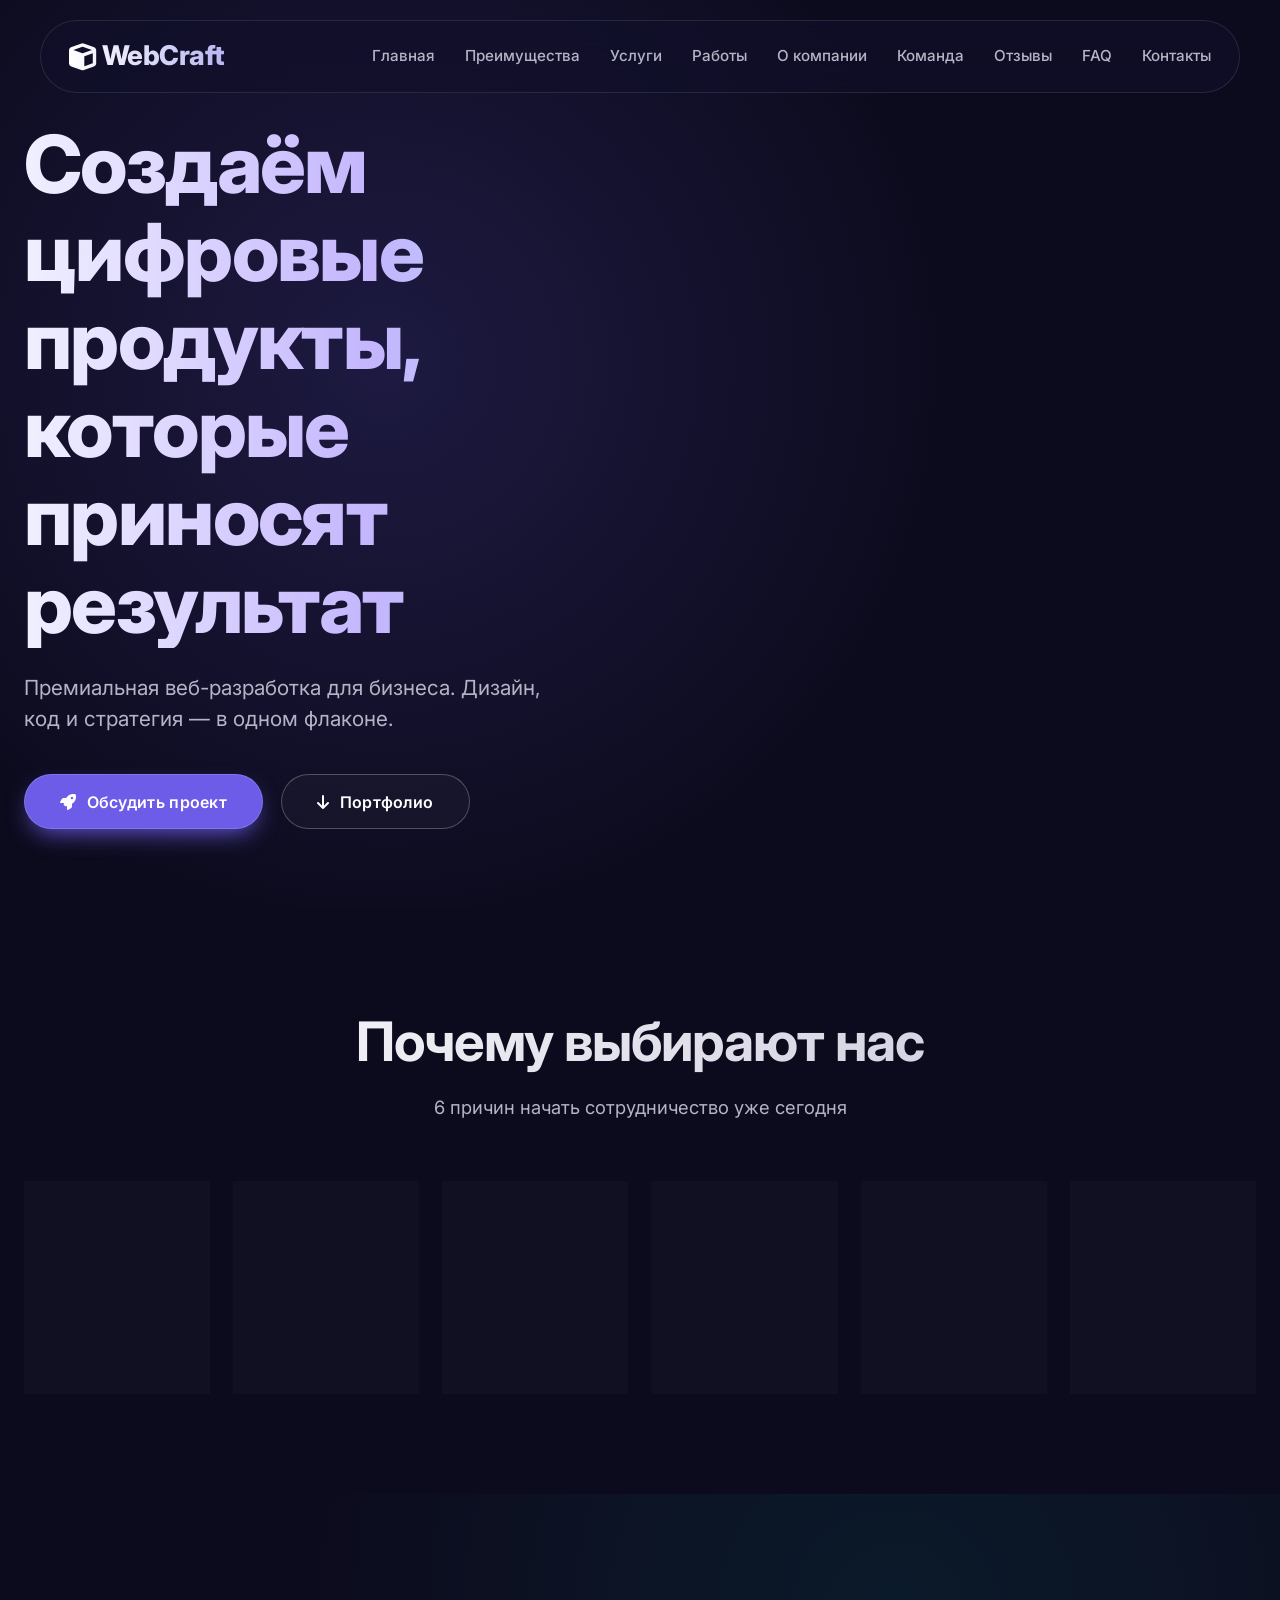
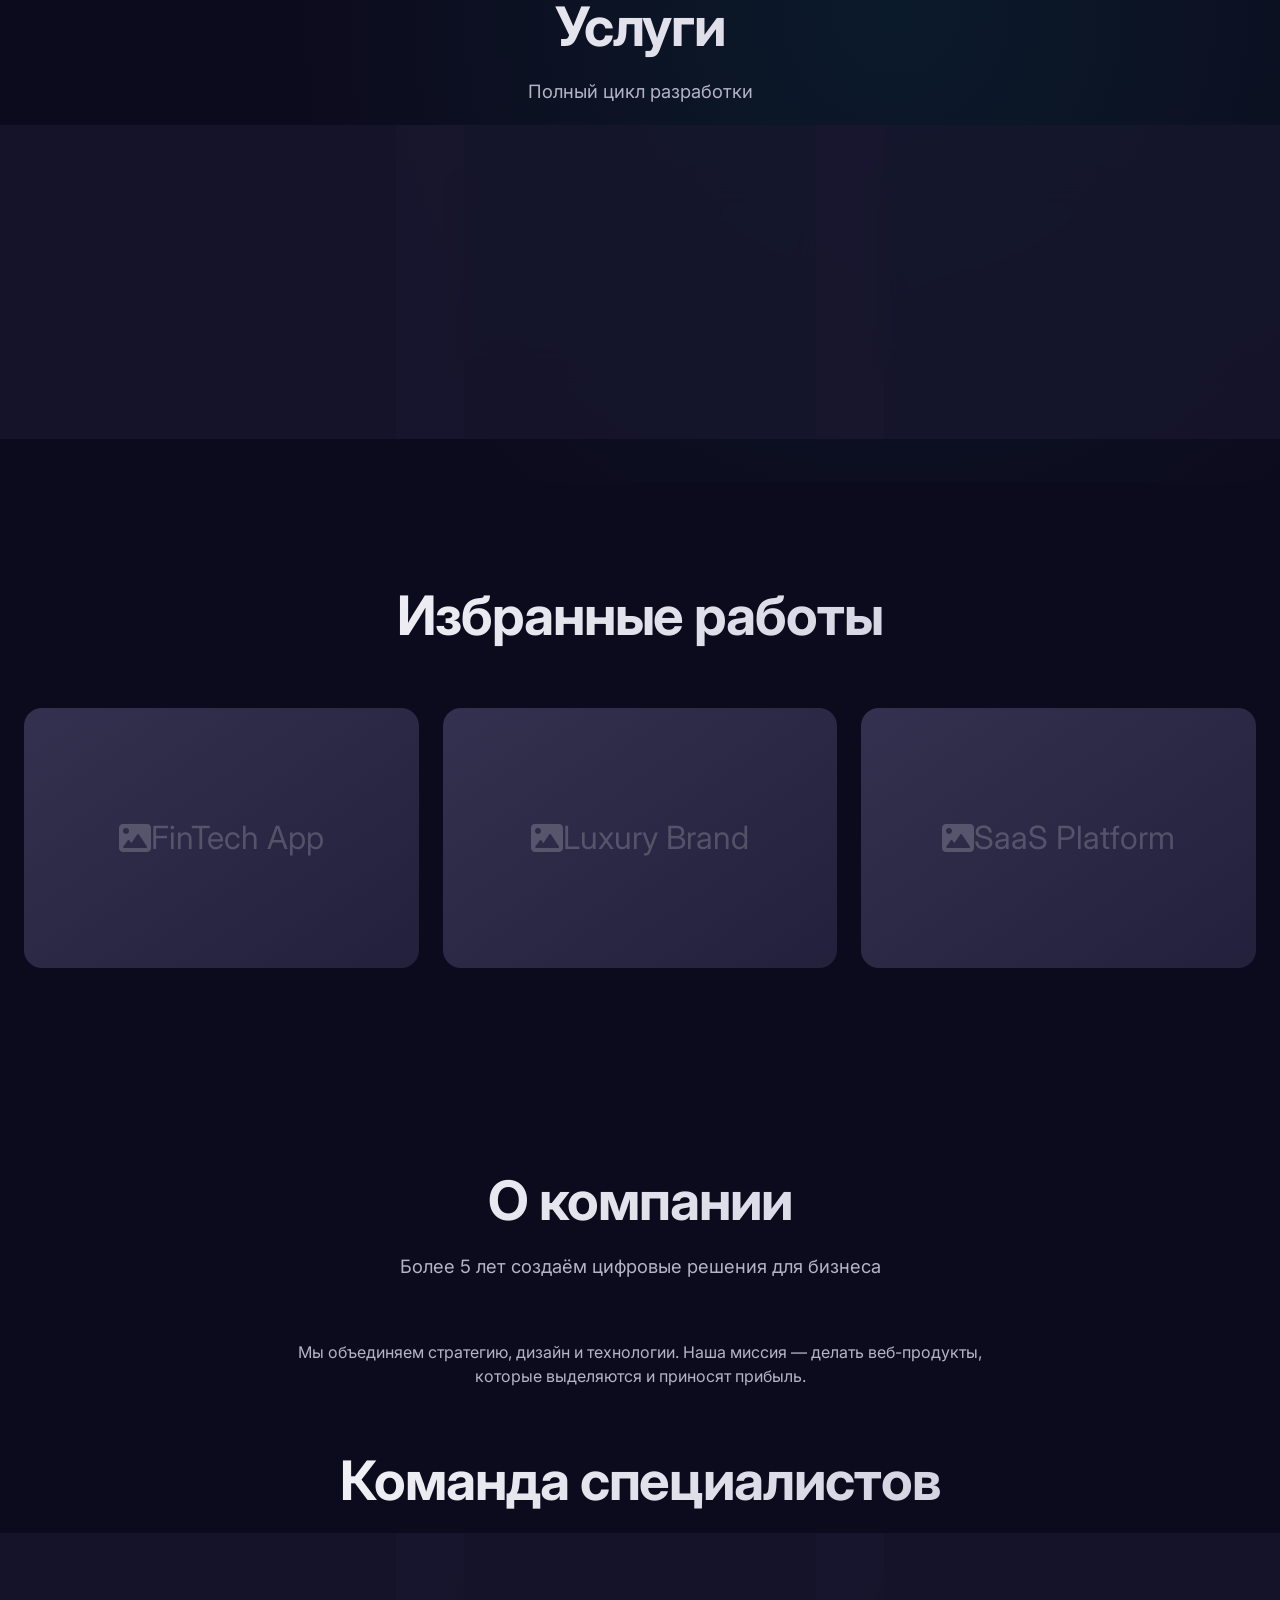
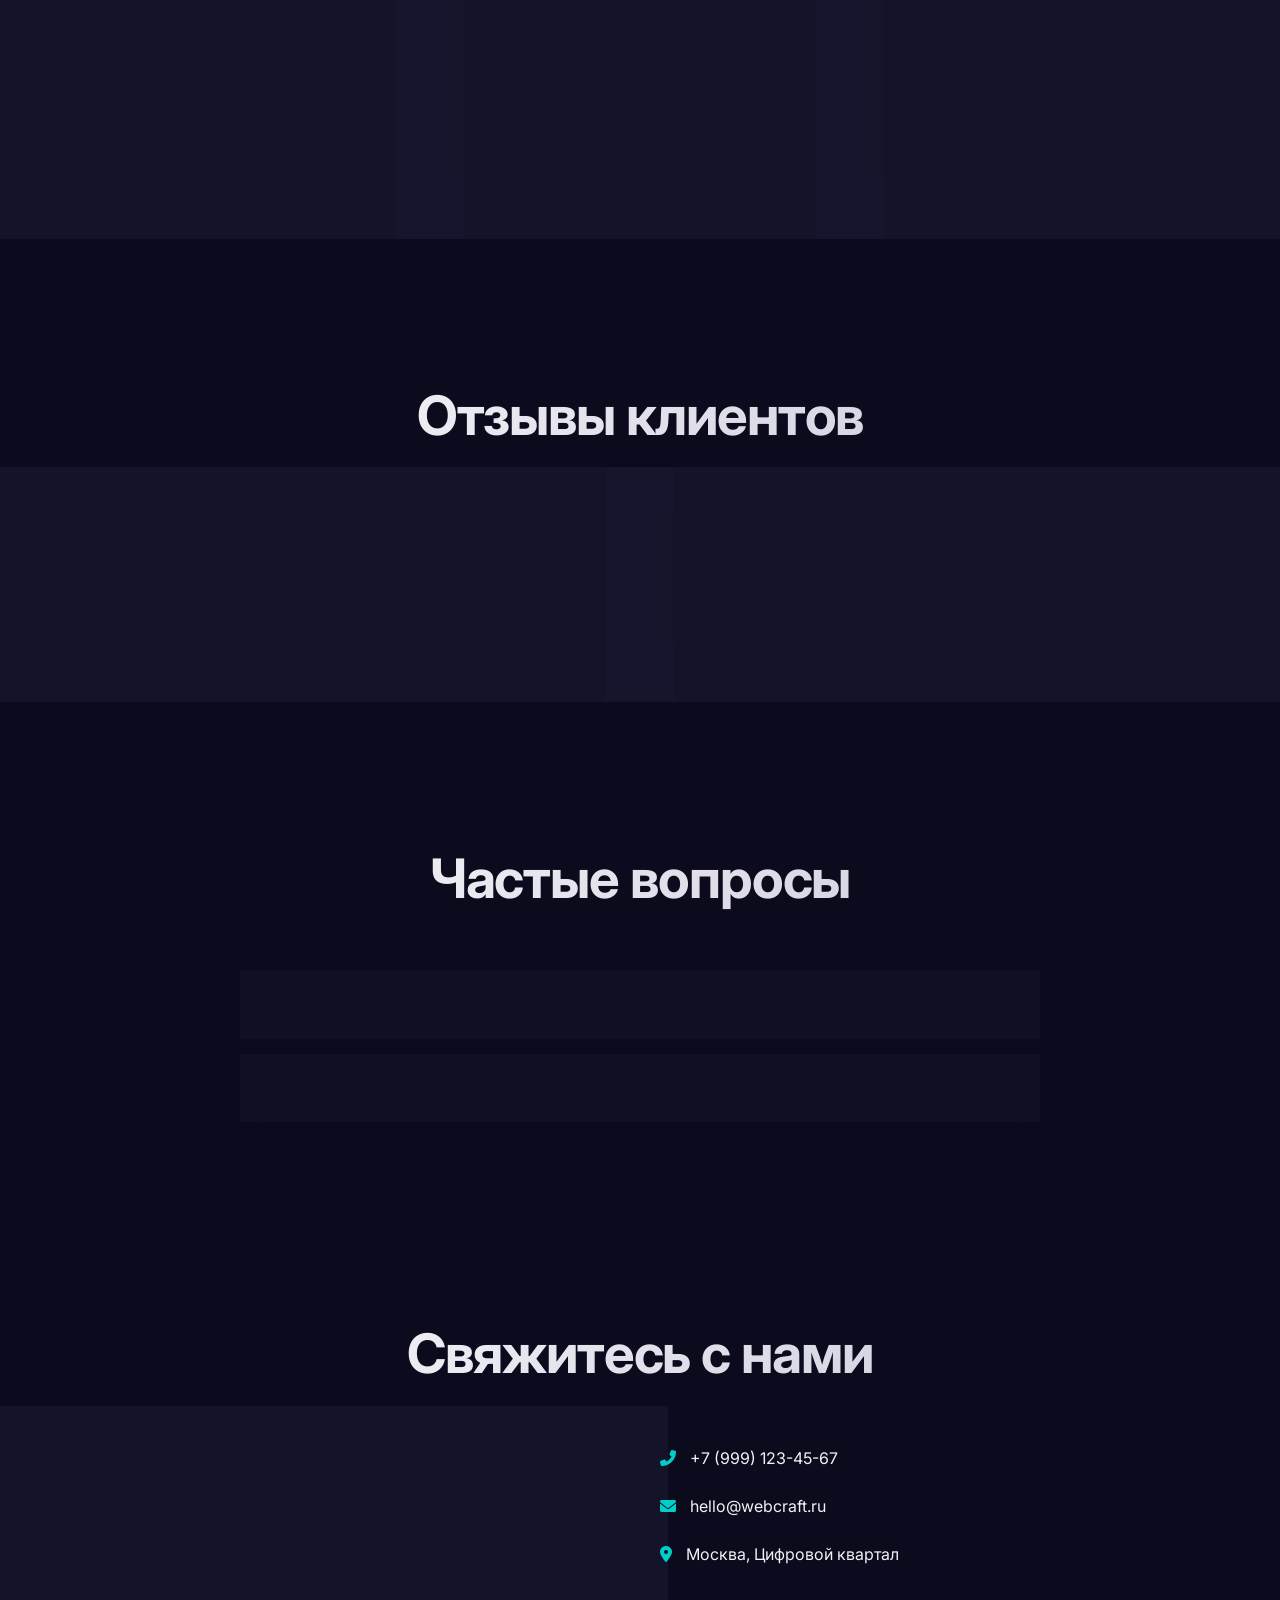
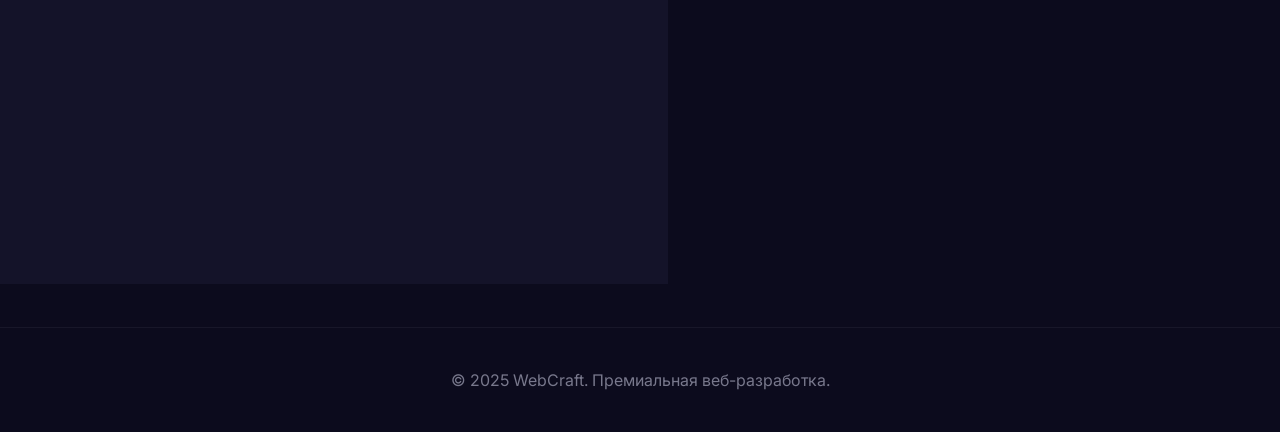
<file: deepseek.html>
<!DOCTYPE html>
<html lang="ru">
<head>
  <meta charset="UTF-8">
  <meta name="viewport" content="width=device-width, initial-scale=1.0, viewport-fit=cover, maximum-scale=1.0, user-scalable=yes">
  <title>WebCraft | Премиальная разработка сайтов</title>
  <!-- Google Fonts -->
  <link rel="preconnect" href="https://fonts.googleapis.com">
  <link rel="preconnect" href="https://fonts.gstatic.com" crossorigin>
  <link href="https://fonts.googleapis.com/css2?family=Inter:opsz,wght@14..32,400;14..32,500;14..32,600;14..32,700;14..32,800&display=swap" rel="stylesheet">
  <!-- Font Awesome 6 -->
  <link rel="stylesheet" href="https://cdnjs.cloudflare.com/ajax/libs/font-awesome/6.0.0-beta3/css/all.min.css">
  <style>
    /* ----- CSS Variables ----- */
    :root {
      --primary: #6c5ce7;
      --primary-light: #a29bfe;
      --primary-dark: #4a3db5;
      --accent: #00cec9;
      --accent-glow: rgba(0, 206, 201, 0.4);
      --bg-dark: #0c0b1d;
      --bg-section: #12102a;
      --card-bg: rgba(25, 23, 47, 0.7);
      --glass-border: rgba(255, 255, 255, 0.08);
      --text-primary: #f1f1f5;
      --text-secondary: #b4b4c6;
      --text-muted: #78788c;
      --shadow-sm: 0 8px 32px rgba(0,0,0,0.25);
      --shadow-glow: 0 0 25px rgba(108, 92, 231, 0.5);
      --radius-xl: 32px;
      --radius-lg: 24px;
      --radius-md: 18px;
      --radius-sm: 14px;
      --transition: 0.3s cubic-bezier(0.23, 1, 0.32, 1);
      --font-sans: 'Inter', system-ui, -apple-system, sans-serif;
    }

    * {
      margin: 0;
      padding: 0;
      box-sizing: border-box;
    }

    html {
      scroll-behavior: smooth;
      font-size: 16px;
    }

    body {
      font-family: var(--font-sans);
      background-color: var(--bg-dark);
      color: var(--text-primary);
      line-height: 1.5;
      -webkit-font-smoothing: antialiased;
      overflow-x: hidden;
    }

    /* ----- Glassmorphism utility ----- */
    .glass-card {
      background: var(--card-bg);
      backdrop-filter: blur(20px);
      -webkit-backdrop-filter: blur(20px);
      border: 1px solid var(--glass-border);
      border-radius: var(--radius-lg);
      box-shadow: var(--shadow-sm);
    }

    .container {
      max-width: 1280px;
      margin: 0 auto;
      padding: 0 24px;
      width: 100%;
    }

    /* ----- Typography ----- */
    h1, h2, h3 {
      font-weight: 700;
      letter-spacing: -0.02em;
    }

    h2 {
      font-size: clamp(2.2rem, 6vw, 3.4rem);
      margin-bottom: 1.2rem;
      background: linear-gradient(135deg, #ffffff 0%, #d1d0e0 80%);
      -webkit-background-clip: text;
      -webkit-text-fill-color: transparent;
      background-clip: text;
      line-height: 1.2;
    }

    .section-subtitle {
      font-size: 1.15rem;
      color: var(--text-secondary);
      max-width: 600px;
      margin: 0 auto 3rem;
      text-align: center;
    }

    /* ----- Buttons & CTAs ----- */
    .btn {
      display: inline-flex;
      align-items: center;
      justify-content: center;
      gap: 10px;
      padding: 0.9rem 2.2rem;
      font-weight: 600;
      font-size: 1rem;
      border-radius: 60px;
      border: none;
      cursor: pointer;
      transition: all var(--transition);
      text-decoration: none;
      background: transparent;
      color: white;
      position: relative;
      z-index: 1;
      letter-spacing: 0.3px;
    }

    .btn-primary {
      background: var(--primary);
      box-shadow: 0 10px 25px -8px var(--primary);
      color: white;
      border: 1px solid rgba(255,255,255,0.15);
    }

    .btn-primary:hover {
      background: var(--primary-light);
      box-shadow: 0 15px 30px -6px var(--primary);
      transform: translateY(-3px);
    }

    .btn-outline {
      border: 1.5px solid rgba(255,255,255,0.25);
      backdrop-filter: blur(12px);
      background: rgba(255,255,255,0.03);
    }

    .btn-outline:hover {
      background: rgba(255,255,255,0.1);
      border-color: rgba(255,255,255,0.5);
      transform: translateY(-2px);
    }

    /* ----- Header (fixed, glass) ----- */
    .header {
      position: fixed;
      top: 20px;
      left: 50%;
      transform: translateX(-50%);
      width: calc(100% - 40px);
      max-width: 1200px;
      z-index: 100;
      padding: 15px 28px;
      display: flex;
      align-items: center;
      justify-content: space-between;
      background: rgba(18, 16, 42, 0.65);
      backdrop-filter: blur(25px);
      -webkit-backdrop-filter: blur(25px);
      border: 1px solid rgba(255, 255, 255, 0.1);
      border-radius: 80px;
      transition: all 0.3s ease;
    }

    .logo {
      font-weight: 800;
      font-size: 1.7rem;
      letter-spacing: -0.5px;
      background: linear-gradient(to right, #ffffff, #b9b5f0);
      -webkit-background-clip: text;
      -webkit-text-fill-color: transparent;
      display: flex;
      align-items: center;
      gap: 6px;
    }

    .nav-links {
      display: flex;
      gap: 30px;
      align-items: center;
    }

    .nav-links a {
      color: var(--text-secondary);
      text-decoration: none;
      font-weight: 500;
      font-size: 0.95rem;
      transition: color 0.2s;
      position: relative;
    }

    .nav-links a:hover {
      color: white;
    }

    .nav-links a::after {
      content: '';
      position: absolute;
      bottom: -6px;
      left: 0;
      width: 0;
      height: 2px;
      background: var(--accent);
      transition: width 0.25s ease;
    }

    .nav-links a:hover::after {
      width: 100%;
    }

    .mobile-menu-toggle {
      display: none;
      background: none;
      border: none;
      color: white;
      font-size: 1.8rem;
      cursor: pointer;
    }

    /* ----- Hero Section ----- */
    .hero {
      min-height: 100vh;
      display: flex;
      align-items: center;
      position: relative;
      padding: 120px 0 80px;
      background: radial-gradient(circle at 30% 40%, rgba(108,92,231,0.18) 0%, transparent 55%);
      overflow: hidden;
    }

    .hero-bg-img {
      position: absolute;
      right: -10%;
      top: 15%;
      width: 55%;
      opacity: 0.2;
      pointer-events: none;
      background: url('data:image/svg+xml;utf8,<svg xmlns="http://www.w3.org/2000/svg" viewBox="0 0 800 800"><defs><linearGradient id="grad" x1="0%25" y1="0%25" x2="100%25" y2="100%25"><stop offset="0%25" stop-color="%236c5ce7"/><stop offset="100%25" stop-color="%2300cec9"/></linearGradient></defs><path fill="none" stroke="url(%23grad)" stroke-width="2" d="M400 100 L700 300 L650 650 L350 750 L50 500 Z" opacity="0.5"/><circle cx="400" cy="400" r="180" fill="none" stroke="%236c5ce7" stroke-width="1.5" opacity="0.4"/></svg>') no-repeat center/contain;
    }

    .hero-content {
      max-width: 700px;
      position: relative;
      z-index: 2;
    }

    .hero h1 {
      font-size: clamp(3.2rem, 9vw, 5rem);
      font-weight: 800;
      line-height: 1.1;
      margin-bottom: 1.5rem;
      background: linear-gradient(to right, #f0f0ff, #c4b5fd, #a5f3fc);
      -webkit-background-clip: text;
      -webkit-text-fill-color: transparent;
    }

    .hero p {
      font-size: 1.3rem;
      color: var(--text-secondary);
      margin-bottom: 2.5rem;
      max-width: 550px;
    }

    /* ----- Sections common ----- */
    section {
      padding: 100px 0;
      position: relative;
    }

    .section-header {
      text-align: center;
      margin-bottom: 60px;
    }

    /* ----- Advantages grid (6 cards) ----- */
    .advantages-grid {
      display: grid;
      grid-template-columns: repeat(auto-fit, minmax(180px, 1fr));
      gap: 24px;
    }

    .adv-card {
      padding: 32px 20px;
      text-align: center;
      transition: all 0.35s ease;
      background: rgba(22, 20, 40, 0.6);
      backdrop-filter: blur(14px);
      border-radius: var(--radius-md);
      border: 1px solid rgba(255,255,255,0.05);
    }

    .adv-card:hover {
      transform: translateY(-10px);
      border-color: rgba(108,92,231,0.4);
      box-shadow: 0 25px 40px -15px rgba(108,92,231,0.3);
    }

    .adv-icon {
      font-size: 2.4rem;
      color: var(--accent);
      margin-bottom: 20px;
    }

    .adv-card h3 {
      font-size: 1.25rem;
      margin-bottom: 10px;
    }

    /* ----- Services ----- */
    .services-grid {
      display: grid;
      grid-template-columns: repeat(auto-fit, minmax(260px, 1fr));
      gap: 28px;
    }

    .service-item {
      padding: 40px 28px;
      transition: all 0.3s;
    }

    .service-item i {
      font-size: 2.2rem;
      color: var(--primary-light);
      margin-bottom: 24px;
    }

    /* ----- Gallery ----- */
    .gallery-grid {
      display: grid;
      grid-template-columns: repeat(auto-fit, minmax(280px, 1fr));
      gap: 24px;
    }

    .gallery-item {
      border-radius: var(--radius-md);
      overflow: hidden;
      height: 260px;
      background: linear-gradient(145deg, #2d2a4a, #1b1935);
      position: relative;
      transition: 0.4s;
    }

    .gallery-item:hover {
      transform: scale(1.02);
      box-shadow: 0 25px 35px -10px var(--primary);
    }

    .gallery-img-placeholder {
      width: 100%;
      height: 100%;
      background: rgba(255,255,255,0.03);
      display: flex;
      align-items: center;
      justify-content: center;
      font-size: 2rem;
      color: rgba(255,255,255,0.2);
    }

    /* ----- About & Team mixed ----- */
    .team-grid {
      display: grid;
      grid-template-columns: repeat(auto-fit, minmax(170px, 1fr));
      gap: 28px;
      margin-top: 40px;
    }

    .member-card {
      text-align: center;
      padding: 28px 15px;
    }

    .avatar {
      width: 85px;
      height: 85px;
      background: linear-gradient(135deg, var(--primary), var(--accent));
      border-radius: 50%;
      margin: 0 auto 18px;
      display: flex;
      align-items: center;
      justify-content: center;
      font-size: 2rem;
      color: white;
    }

    /* ----- Testimonials ----- */
    .testimonials-grid {
      display: grid;
      grid-template-columns: repeat(auto-fit, minmax(280px, 1fr));
      gap: 28px;
    }

    .testimonial {
      padding: 32px 26px;
    }

    /* ----- FAQ accordion ----- */
    .faq-list {
      max-width: 800px;
      margin: 0 auto;
      display: flex;
      flex-direction: column;
      gap: 16px;
    }

    .faq-item {
      border-radius: var(--radius-md);
      overflow: hidden;
      background: rgba(20, 18, 38, 0.7);
      backdrop-filter: blur(12px);
      border: 1px solid rgba(255,255,255,0.05);
    }

    .faq-question {
      width: 100%;
      background: transparent;
      border: none;
      padding: 22px 28px;
      font-size: 1.1rem;
      font-weight: 600;
      color: white;
      display: flex;
      justify-content: space-between;
      align-items: center;
      cursor: pointer;
    }

    .faq-answer {
      max-height: 0;
      overflow: hidden;
      transition: max-height 0.4s ease, padding 0.3s;
      background: rgba(0,0,0,0.2);
      padding: 0 28px;
      color: var(--text-secondary);
    }

    .faq-item.active .faq-answer {
      max-height: 200px;
      padding: 20px 28px;
    }

    /* ----- Contact form + info ----- */
    .contact-wrapper {
      display: grid;
      grid-template-columns: 1fr 1fr;
      gap: 40px;
      align-items: start;
    }

    .form-group input, .form-group textarea {
      width: 100%;
      padding: 16px 20px;
      background: rgba(255,255,255,0.04);
      border: 1px solid rgba(255,255,255,0.1);
      border-radius: 50px;
      color: white;
      font-family: inherit;
      margin-bottom: 18px;
      outline: none;
      transition: 0.2s;
    }

    .form-group textarea {
      border-radius: 28px;
      resize: vertical;
    }

    .form-group input:focus, .form-group textarea:focus {
      border-color: var(--primary);
      box-shadow: 0 0 18px rgba(108,92,231,0.3);
    }

    /* ----- Footer ----- */
    .footer {
      text-align: center;
      padding: 40px 0;
      color: var(--text-muted);
      border-top: 1px solid rgba(255,255,255,0.05);
    }

    /* Animations */
    .fade-up {
      opacity: 0;
      transform: translateY(35px);
      transition: opacity 0.7s ease, transform 0.7s ease;
    }

    .fade-up.visible {
      opacity: 1;
      transform: translateY(0);
    }

    @media (max-width: 768px) {
      .header {
        padding: 12px 20px;
        top: 10px;
        width: 95%;
      }
      .nav-links {
        display: none;
        flex-direction: column;
        position: absolute;
        top: 75px;
        left: 0;
        width: 100%;
        background: rgba(10,8,22,0.9);
        backdrop-filter: blur(20px);
        border-radius: 30px;
        padding: 20px;
        gap: 20px;
      }
      .nav-links.active {
        display: flex;
      }
      .mobile-menu-toggle {
        display: block;
      }
      .contact-wrapper {
        grid-template-columns: 1fr;
      }
      .hero-bg-img {
        opacity: 0.1;
        width: 80%;
      }
    }
  </style>
</head>
<body>
  <header class="header">
    <div class="logo">
      <i class="fas fa-cube"></i> WebCraft
    </div>
    <nav class="nav-links" id="navLinks">
      <a href="#hero">Главная</a>
      <a href="#advantages">Преимущества</a>
      <a href="#services">Услуги</a>
      <a href="#gallery">Работы</a>
      <a href="#about">О компании</a>
      <a href="#team">Команда</a>
      <a href="#testimonials">Отзывы</a>
      <a href="#faq">FAQ</a>
      <a href="#contact">Контакты</a>
    </nav>
    <button class="mobile-menu-toggle" id="mobileToggle"><i class="fas fa-bars"></i></button>
  </header>

  <main>
    <!-- Hero -->
    <section id="hero" class="hero">
      <div class="hero-bg-img"></div>
      <div class="container">
        <div class="hero-content fade-up">
          <h1>Создаём цифровые продукты, которые приносят результат</h1>
          <p>Премиальная веб-разработка для бизнеса. Дизайн, код и стратегия — в одном флаконе.</p>
          <div style="display: flex; gap: 18px; flex-wrap: wrap;">
            <a href="#contact" class="btn btn-primary"><i class="fas fa-rocket"></i> Обсудить проект</a>
            <a href="#gallery" class="btn btn-outline"><i class="fas fa-arrow-down"></i> Портфолио</a>
          </div>
        </div>
      </div>
    </section>

    <!-- Advantages 6 cards -->
    <section id="advantages">
      <div class="container">
        <div class="section-header fade-up">
          <h2>Почему выбирают нас</h2>
          <p class="section-subtitle">6 причин начать сотрудничество уже сегодня</p>
        </div>
        <div class="advantages-grid">
          <div class="adv-card fade-up"><i class="fas fa-bolt adv-icon"></i><h3>Скорость</h3><p>Оптимизация до 95+ PageSpeed</p></div>
          <div class="adv-card fade-up"><i class="fas fa-mobile-alt adv-icon"></i><h3>Адаптивность</h3><p>Идеально на всех устройствах</p></div>
          <div class="adv-card fade-up"><i class="fas fa-lock adv-icon"></i><h3>Безопасность</h3><p>Защита данных и SSL</p></div>
          <div class="adv-card fade-up"><i class="fas fa-paint-brush adv-icon"></i><h3>Дизайн</h3><p>Уровень Webflow и премиум</p></div>
          <div class="adv-card fade-up"><i class="fas fa-chart-line adv-icon"></i><h3>Конверсия</h3><p>Продуманные CTA и юзабилити</p></div>
          <div class="adv-card fade-up"><i class="fas fa-headset adv-icon"></i><h3>Поддержка</h3><p>24/7 после запуска</p></div>
        </div>
      </div>
    </section>

    <!-- Services -->
    <section id="services" style="background: radial-gradient(circle at 70% 20%, rgba(0,206,201,0.08), transparent 60%);">
      <div class="container">
        <div class="section-header fade-up"><h2>Услуги</h2><p class="section-subtitle">Полный цикл разработки</p></div>
        <div class="services-grid">
          <div class="glass-card service-item fade-up"><i class="fas fa-code"></i><h3>Веб-разработка</h3><p>Современные SPA, лендинги, корпоративные порталы.</p></div>
          <div class="glass-card service-item fade-up"><i class="fas fa-palette"></i><h3>UI/UX Дизайн</h3><p>Прототипирование, вайрфреймы, дизайн-системы.</p></div>
          <div class="glass-card service-item fade-up"><i class="fas fa-shopping-cart"></i><h3>E-commerce</h3><p>Интернет-магазины с высокой конверсией.</p></div>
        </div>
      </div>
    </section>

    <!-- Gallery -->
    <section id="gallery">
      <div class="container">
        <div class="section-header fade-up"><h2>Избранные работы</h2></div>
        <div class="gallery-grid">
          <div class="gallery-item fade-up"><div class="gallery-img-placeholder"><i class="fas fa-image"></i> FinTech App</div></div>
          <div class="gallery-item fade-up"><div class="gallery-img-placeholder"><i class="fas fa-image"></i> Luxury Brand</div></div>
          <div class="gallery-item fade-up"><div class="gallery-img-placeholder"><i class="fas fa-image"></i> SaaS Platform</div></div>
        </div>
      </div>
    </section>

    <!-- About + Team combined block -->
    <section id="about">
      <div class="container">
        <div class="section-header fade-up"><h2>О компании</h2><p class="section-subtitle">Более 5 лет создаём цифровые решения для бизнеса</p></div>
        <div style="max-width: 700px; margin: 0 auto 60px; text-align: center; color: var(--text-secondary);" class="fade-up">
          Мы объединяем стратегию, дизайн и технологии. Наша миссия — делать веб-продукты, которые выделяются и приносят прибыль.
        </div>
        <div id="team">
          <div class="section-header fade-up"><h2>Команда специалистов</h2></div>
          <div class="team-grid">
            <div class="glass-card member-card fade-up"><div class="avatar"><i class="fas fa-user-tie"></i></div><h4>Алексей</h4><p>CTO</p></div>
            <div class="glass-card member-card fade-up"><div class="avatar"><i class="fas fa-laptop-code"></i></div><h4>Мария</h4><p>Senior Dev</p></div>
            <div class="glass-card member-card fade-up"><div class="avatar"><i class="fas fa-pencil-ruler"></i></div><h4>Дмитрий</h4><p>UI/UX</p></div>
          </div>
        </div>
      </div>
    </section>

    <!-- Testimonials -->
    <section id="testimonials">
      <div class="container">
        <div class="section-header fade-up"><h2>Отзывы клиентов</h2></div>
        <div class="testimonials-grid">
          <div class="glass-card testimonial fade-up"><i class="fas fa-star" style="color: gold;"></i><p>«Перевыполнили ожидания. Сайт увеличил конверсию на 40%»</p><strong>— Ольга, CEO</strong></div>
          <div class="glass-card testimonial fade-up"><i class="fas fa-star" style="color: gold;"></i><p>«Команда профессионалов, сдали проект раньше срока»</p><strong>— Иван, TechLead</strong></div>
        </div>
      </div>
    </section>

    <!-- FAQ -->
    <section id="faq">
      <div class="container">
        <div class="section-header fade-up"><h2>Частые вопросы</h2></div>
        <div class="faq-list">
          <div class="faq-item fade-up">
            <button class="faq-question">Сколько стоит разработка? <i class="fas fa-chevron-down"></i></button>
            <div class="faq-answer">Стоимость рассчитывается индивидуально. От 150 000 ₽ за лендинг.</div>
          </div>
          <div class="faq-item fade-up">
            <button class="faq-question">Какие сроки? <i class="fas fa-chevron-down"></i></button>
            <div class="faq-answer">От 2 недель до 2 месяцев в зависимости от сложности.</div>
          </div>
        </div>
      </div>
    </section>

    <!-- Contact form + контакты -->
    <section id="contact">
      <div class="container">
        <div class="section-header fade-up"><h2>Свяжитесь с нами</h2></div>
        <div class="contact-wrapper">
          <div class="glass-card fade-up" style="padding: 36px 28px;">
            <form id="contactForm">
              <div class="form-group"><input type="text" placeholder="Ваше имя" required></div>
              <div class="form-group"><input type="email" placeholder="Email" required></div>
              <div class="form-group"><textarea rows="4" placeholder="Сообщение"></textarea></div>
              <button type="submit" class="btn btn-primary" style="width:100%;">Отправить заявку</button>
            </form>
          </div>
          <div class="fade-up" style="display: flex; flex-direction: column; gap: 24px; justify-content: center;">
            <div><i class="fas fa-phone-alt" style="color:var(--accent); margin-right:10px;"></i> +7 (999) 123-45-67</div>
            <div><i class="fas fa-envelope" style="color:var(--accent); margin-right:10px;"></i> hello@webcraft.ru</div>
            <div><i class="fas fa-map-marker-alt" style="color:var(--accent); margin-right:10px;"></i> Москва, Цифровой квартал</div>
          </div>
        </div>
      </div>
    </section>
  </main>

  <footer class="footer">
    <div class="container">© 2025 WebCraft. Премиальная веб-разработка.</div>
  </footer>

  <script>
    (function() {
      // Mobile menu toggle
      const toggle = document.getElementById('mobileToggle');
      const nav = document.getElementById('navLinks');
      if (toggle && nav) {
        toggle.addEventListener('click', () => {
          nav.classList.toggle('active');
        });
        // Close menu on link click
        nav.querySelectorAll('a').forEach(link => {
          link.addEventListener('click', () => nav.classList.remove('active'));
        });
      }

      // Scroll reveal animation
      const fadeElements = document.querySelectorAll('.fade-up');
      const observer = new IntersectionObserver((entries) => {
        entries.forEach(entry => {
          if (entry.isIntersecting) {
            entry.target.classList.add('visible');
          }
        });
      }, { threshold: 0.15, rootMargin: '0px 0px -40px 0px' });

      fadeElements.forEach(el => observer.observe(el));

      // FAQ accordion
      document.querySelectorAll('.faq-question').forEach(btn => {
        btn.addEventListener('click', () => {
          const item = btn.closest('.faq-item');
          item.classList.toggle('active');
          // Close others optionally
          document.querySelectorAll('.faq-item').forEach(other => {
            if (other !== item) other.classList.remove('active');
          });
        });
      });

      // Smooth scroll for anchor links (native via css scroll-behavior, but reinforce)
      document.querySelectorAll('a[href^="#"]').forEach(anchor => {
        anchor.addEventListener('click', function(e) {
          const href = this.getAttribute('href');
          if (href === "#" || !href) return;
          const target = document.querySelector(href);
          if (target) {
            e.preventDefault();
            target.scrollIntoView({ behavior: 'smooth' });
          }
        });
      });

      // Form prevent default
      const form = document.getElementById('contactForm');
      if (form) {
        form.addEventListener('submit', (e) => {
          e.preventDefault();
          alert('Спасибо! Ваша заявка принята. Мы свяжемся с вами в ближайшее время.');
          form.reset();
        });
      }
    })();
  </script>
</body>
</html>
</file>
